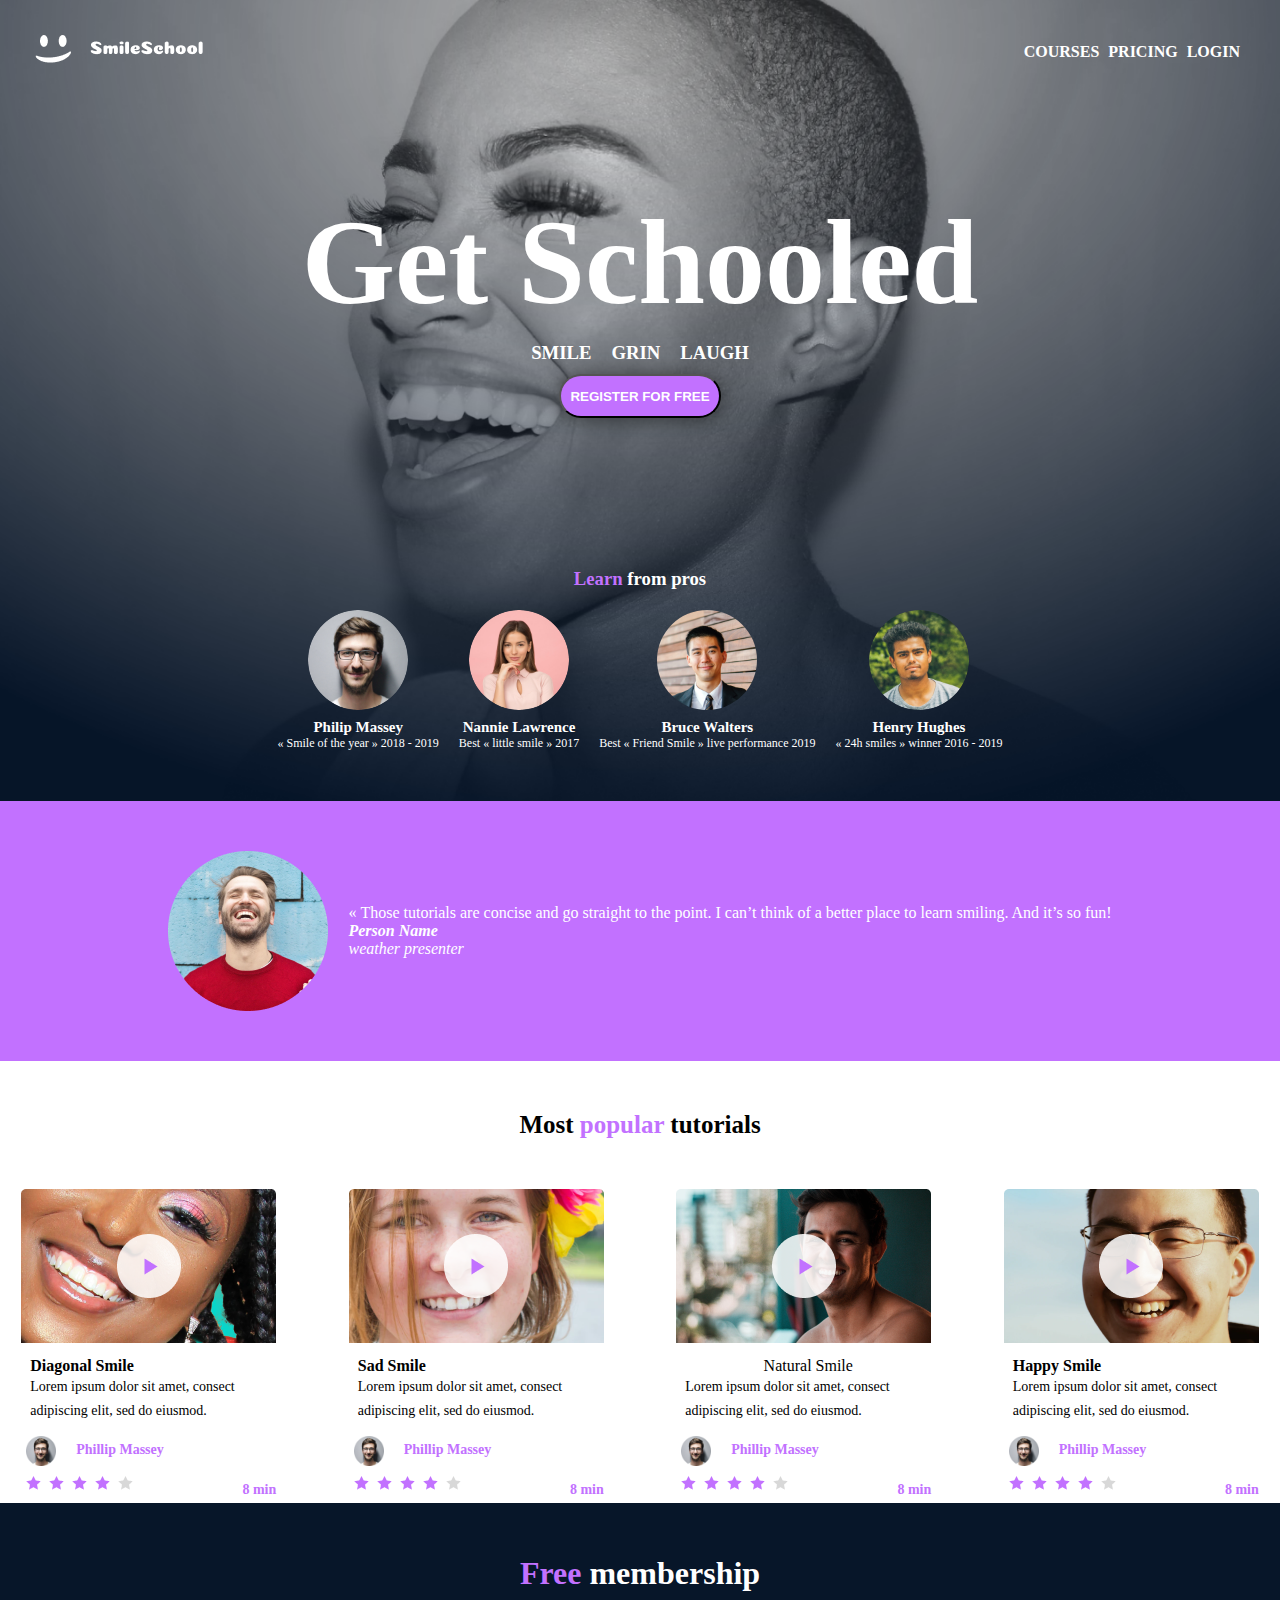
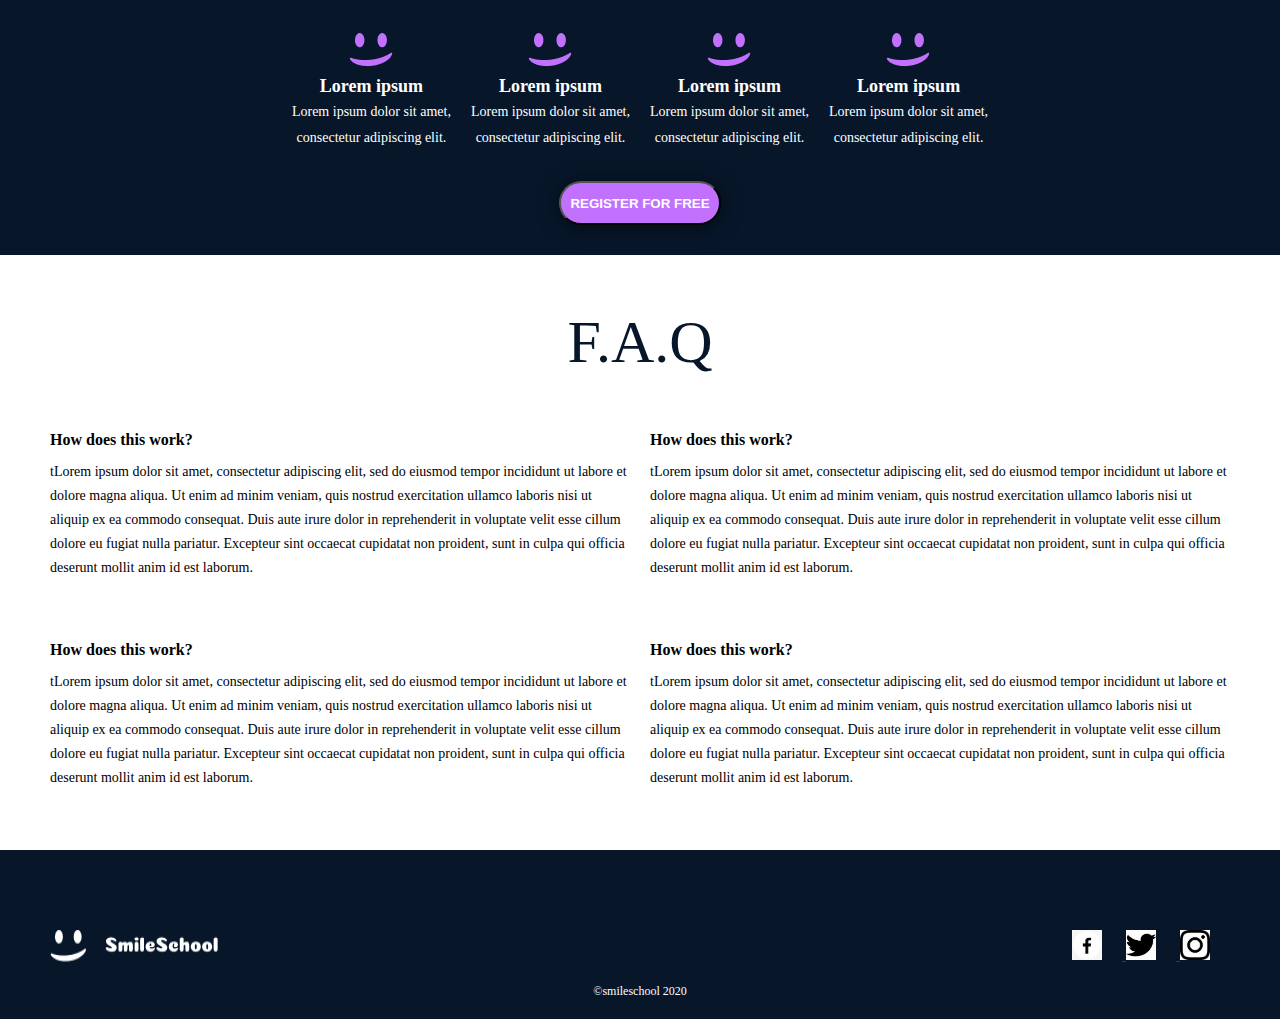
<file: css_advanced/index.html>
<!DOCTYPE html>
<html lang="en">
<head>
    <meta charset="UTF-8">
    <meta name="viewport" content="width=device-width, initial-scale=1.0">
    <title>SMILE SCHOOL</title>
    <link rel="stylesheet" href="style.css">
</head>
<body>
    <div class="container">
        <header>
            <div class="navigation">
                <a href="">
                    <img src="logo.png" alt="logo" class="logo">
                </a>
        
                <nav>
                    <a href="">COURSES</a>
                    <a href="">PRICING</a>
                    <a href="">LOGIN</a>
                </nav>
            </div>
    
        </header>
    
        <main>
            <section>
                <div class="section-cont">
                    <h1>Get Schooled</h1>
                    <div class="sub">
                        <h3>SMILE</h3>
                        <h3>GRIN</h3>
                        <h3>LAUGH</h3>
                    </div>

                    <button class="sub-btn">REGISTER FOR FREE</button>
                </div>
    
                <div>
                    <h3 class="section-sub3"> <span class="sect3-span">Learn </span>from pros</h3>
                    <div class="pro-cont">
                        <div class="pro-sub-cont">
                            <img src="images/1.png" alt="image" class="pro-img">
                            <h1 class="pro-name">Philip Massey</h1>
                            <p class="pro-text">« Smile of the year » 2018 - 2019</p>
                        </div>
    
                        <div class="pro-sub-cont">
                            <img src="images/3.png" alt="image" class="pro-img">
                            <h1 class="pro-name">Nannie Lawrence</h1>
                            <p class="pro-text">Best « little smile » 2017</p>
                        </div>
    
                        <div class="pro-sub-cont">
                            <img src="images/2.png" alt="image" class="pro-img">
                            <h1 class="pro-name">Bruce Walters</h1>
                            <p class="pro-text">Best « Friend Smile » live performance 2019</p>
                        </div>

                        <div class="pro-sub-cont">
                            <img src="images/4.png" alt="image" class="pro-img">
                            <h1 class="pro-name">Henry Hughes</h1>
                            <p class="pro-text">« 24h smiles » winner 2016 - 2019</p>
                        </div>
    
                    </div>
                </div>
            </section>
        </main>
        
    </div>

    <section class="testimonial">
        <div class="testimonial-cont">
            <img src="images/5.png" alt="image" class="testimonial-author">
            
            <div class="testimonial-text">
                <p>
                    « Those tutorials are concise and go straight to the point. I can’t think of a better place to learn smiling. And it’s so fun!
                </p>

                <cite class="a-name">Person Name</cite>
                <p class="a-pos">weather presenter</p>
            </div>
        </div>
    </section>
   

    <section>
        <h1 class="sect4-h1">Most <span class="sect4-span">popular</span> tutorials</h1>
        
        <div class="tutorial-cont">

            <div class="tutorial-sub-cont">

                <div class="tutorial-img-cont">
                    <img src="images/9.png" alt="image" class="tutorial-img">
                    
                    <div class="play-img">
                        <img src="images/play.png" alt="image">
                    </div>
                </div>

                <div class="tutorial-info">
                    <h1 class="tutorial-title">Diagonal Smile</h1>
                <p class="tutorial-description">Lorem ipsum dolor sit amet, consect <br> adipiscing elit, sed do eiusmod.</p>

                </div>
                
                <div class="rating-cont">
                    <img src="images/1.png" alt="image" class="rating-person">
                    <h1 class="rating-person-name">Phillip Massey</h1>
                </div>
                
                <div class="rating-cont-2">
                    <img src="images/rating.png" alt="images" class="rating-img">
                    <h1 class="rating-time">8 min</h1>
                </div>
                
               
            </div>

            <div class="tutorial-sub-cont">

                <div class="tutorial-img-cont">
                    <img src="images/7.png" alt="image" class="tutorial-img">
                    
                    <div class="play-img">
                        <img src="images/play.png" alt="image">
                    </div>
                </div>

                <div class="tutorial-info">
                    <h1 class="tutorial-title">Sad Smile</h1>
                <p class="tutorial-description">Lorem ipsum dolor sit amet, consect <br> adipiscing elit, sed do eiusmod.</p>

                </div>
                
                <div class="rating-cont">
                    <img src="images/1.png" alt="image" class="rating-person">
                    <h1 class="rating-person-name">Phillip Massey</h1>
                </div>
                
                <div class="rating-cont-2">
                    <img src="images/rating.png" alt="images" class="rating-img">
                    <h1 class="rating-time">8 min</h1>
                </div>
                
               
            </div>

            <div class="tutorial-sub-cont">

                <div class="tutorial-img-cont">
                    <img src="images/8.png" alt="image" class="tutorial-img">
                    
                    <div class="play-img">
                        <img src="images/play.png" alt="image">
                    </div>
                </div>

                <div class="tutorial-info">Natural Smile</h1>
                <p class="tutorial-description">Lorem ipsum dolor sit amet, consect <br> adipiscing elit, sed do eiusmod.</p>

                </div>
                
                <div class="rating-cont">
                    <img src="images/1.png" alt="image" class="rating-person">
                    <h1 class="rating-person-name">Phillip Massey</h1>
                </div>
                
                <div class="rating-cont-2">
                    <img src="images/rating.png" alt="images" class="rating-img">
                    <h1 class="rating-time">8 min</h1>
                </div>
                
               
            </div>

            <div class="tutorial-sub-cont">

                <div class="tutorial-img-cont">
                    <img src="images/6.png" alt="image" class="tutorial-img">
                    
                    <div class="play-img">
                        <img src="images/play.png" alt="image">
                    </div>
                </div>

                <div class="tutorial-info">
                    <h1 class="tutorial-title">Happy Smile</h1>
                <p class="tutorial-description">Lorem ipsum dolor sit amet, consect <br> adipiscing elit, sed do eiusmod.</p>

                </div>
                
                <div class="rating-cont">
                    <img src="images/1.png" alt="image" class="rating-person">
                    <h1 class="rating-person-name">Phillip Massey</h1>
                </div>
                
                <div class="rating-cont-2">
                    <img src="images/rating.png" alt="images" class="rating-img">
                    <h1 class="rating-time">8 min</h1>
                </div>
                
               
            </div>
            
                                                                                                                                             
        </div>
    </section>

    <section class="membership-sect">
        <h1 class="membership-title"><span class="membership-title-span">Free</span> membership</h1>

        <div class="membership-cont">
            <div class="membership-info">
                <img src="smile.png" alt="image" class="membership-info-img">
                <h1 class="membership-info-title">Lorem ipsum</h1>
                <p class="membership-info-text">Lorem ipsum dolor sit amet, <br> consectetur adipiscing elit.</p>
            </div>
            <div class="membership-info">
                <img src="smile.png" alt="image" class="membership-info-img">
                <h1 class="membership-info-title">Lorem ipsum</h1>
                <p class="membership-info-text">Lorem ipsum dolor sit amet, <br> consectetur adipiscing elit.</p>
            </div>
            <div class="membership-info">
                <img src="smile.png" alt="image" class="membership-info-img">
                <h1 class="membership-info-title">Lorem ipsum</h1>
                <p class="membership-info-text">Lorem ipsum dolor sit amet, <br> consectetur adipiscing elit.</p>
            </div>
            <div class="membership-info">
                <img src="smile.png" alt="image" class="membership-info-img">
                <h1 class="membership-info-title">Lorem ipsum</h1>
                <p class="membership-info-text">Lorem ipsum dolor sit amet, <br> consectetur adipiscing elit.</p>
            </div>
        </div>
        

        

        <button class="membership-btn">REGISTER FOR FREE</button>
    </section>

    <div class="faq-section">

        <h1 class="faq">F.A.Q</h1>

        <div class="faq-cont">

            <div class="faq-sub-cont">
                <h1 class="faq-title">How does this work?</h1>
                <p class="faq-text">tLorem ipsum dolor sit amet, consectetur adipiscing elit, sed do eiusmod tempor incididunt ut labore et dolore magna aliqua. Ut enim ad minim veniam, quis nostrud exercitation ullamco laboris nisi ut aliquip ex ea commodo consequat. Duis aute irure dolor in reprehenderit in voluptate velit esse cillum dolore eu fugiat nulla pariatur. Excepteur sint occaecat cupidatat non proident, sunt in culpa qui officia deserunt mollit anim id est laborum.</p>
            </div>

            <div class="faq-sub-cont">
                <h1 class="faq-title">How does this work?</h1>
                <p class="faq-text">tLorem ipsum dolor sit amet, consectetur adipiscing elit, sed do eiusmod tempor incididunt ut labore et dolore magna aliqua. Ut enim ad minim veniam, quis nostrud exercitation ullamco laboris nisi ut aliquip ex ea commodo consequat. Duis aute irure dolor in reprehenderit in voluptate velit esse cillum dolore eu fugiat nulla pariatur. Excepteur sint occaecat cupidatat non proident, sunt in culpa qui officia deserunt mollit anim id est laborum.</p>
            </div>            

        </div>

        <div class="faq-cont">
            
            <div class="faq-sub-cont">
                <h1 class="faq-title">How does this work?</h1>
                <p class="faq-text">tLorem ipsum dolor sit amet, consectetur adipiscing elit, sed do eiusmod tempor incididunt ut labore et dolore magna aliqua. Ut enim ad minim veniam, quis nostrud exercitation ullamco laboris nisi ut aliquip ex ea commodo consequat. Duis aute irure dolor in reprehenderit in voluptate velit esse cillum dolore eu fugiat nulla pariatur. Excepteur sint occaecat cupidatat non proident, sunt in culpa qui officia deserunt mollit anim id est laborum.</p>
            </div>

            <div class="faq-sub-cont">
                <h1 class="faq-title">How does this work?</h1>
                <p class="faq-text">tLorem ipsum dolor sit amet, consectetur adipiscing elit, sed do eiusmod tempor incididunt ut labore et dolore magna aliqua. Ut enim ad minim veniam, quis nostrud exercitation ullamco laboris nisi ut aliquip ex ea commodo consequat. Duis aute irure dolor in reprehenderit in voluptate velit esse cillum dolore eu fugiat nulla pariatur. Excepteur sint occaecat cupidatat non proident, sunt in culpa qui officia deserunt mollit anim id est laborum.</p>
            </div>            

        </div>

    </div>

    <footer>
        <div class="footer-cont">

            <div class="footer-imgs">
                <img src="logo.png" alt="logo" class="footer-logo">
    
                <div class="footer-social-cont">
                    <a href="" class="footer-social-link">
                        <img src="facebook.png" alt="img" class="footer-social-link-icon">
                    </a>
                    <a href="" class="footer-social-link">
                        <img src="twitter.png" alt="img" class="footer-social-link-icon">
                    </a>
                    <a href="" class="footer-social-link">
                        <img src="instagram.png" alt="img" class="footer-social-link-icon">
                    </a>
                </div>
            </div>


        </div>

        <p class="copyright">©smileschool 2020</p>

    </footer>


</body>
</html>

<!--  -->
</file>
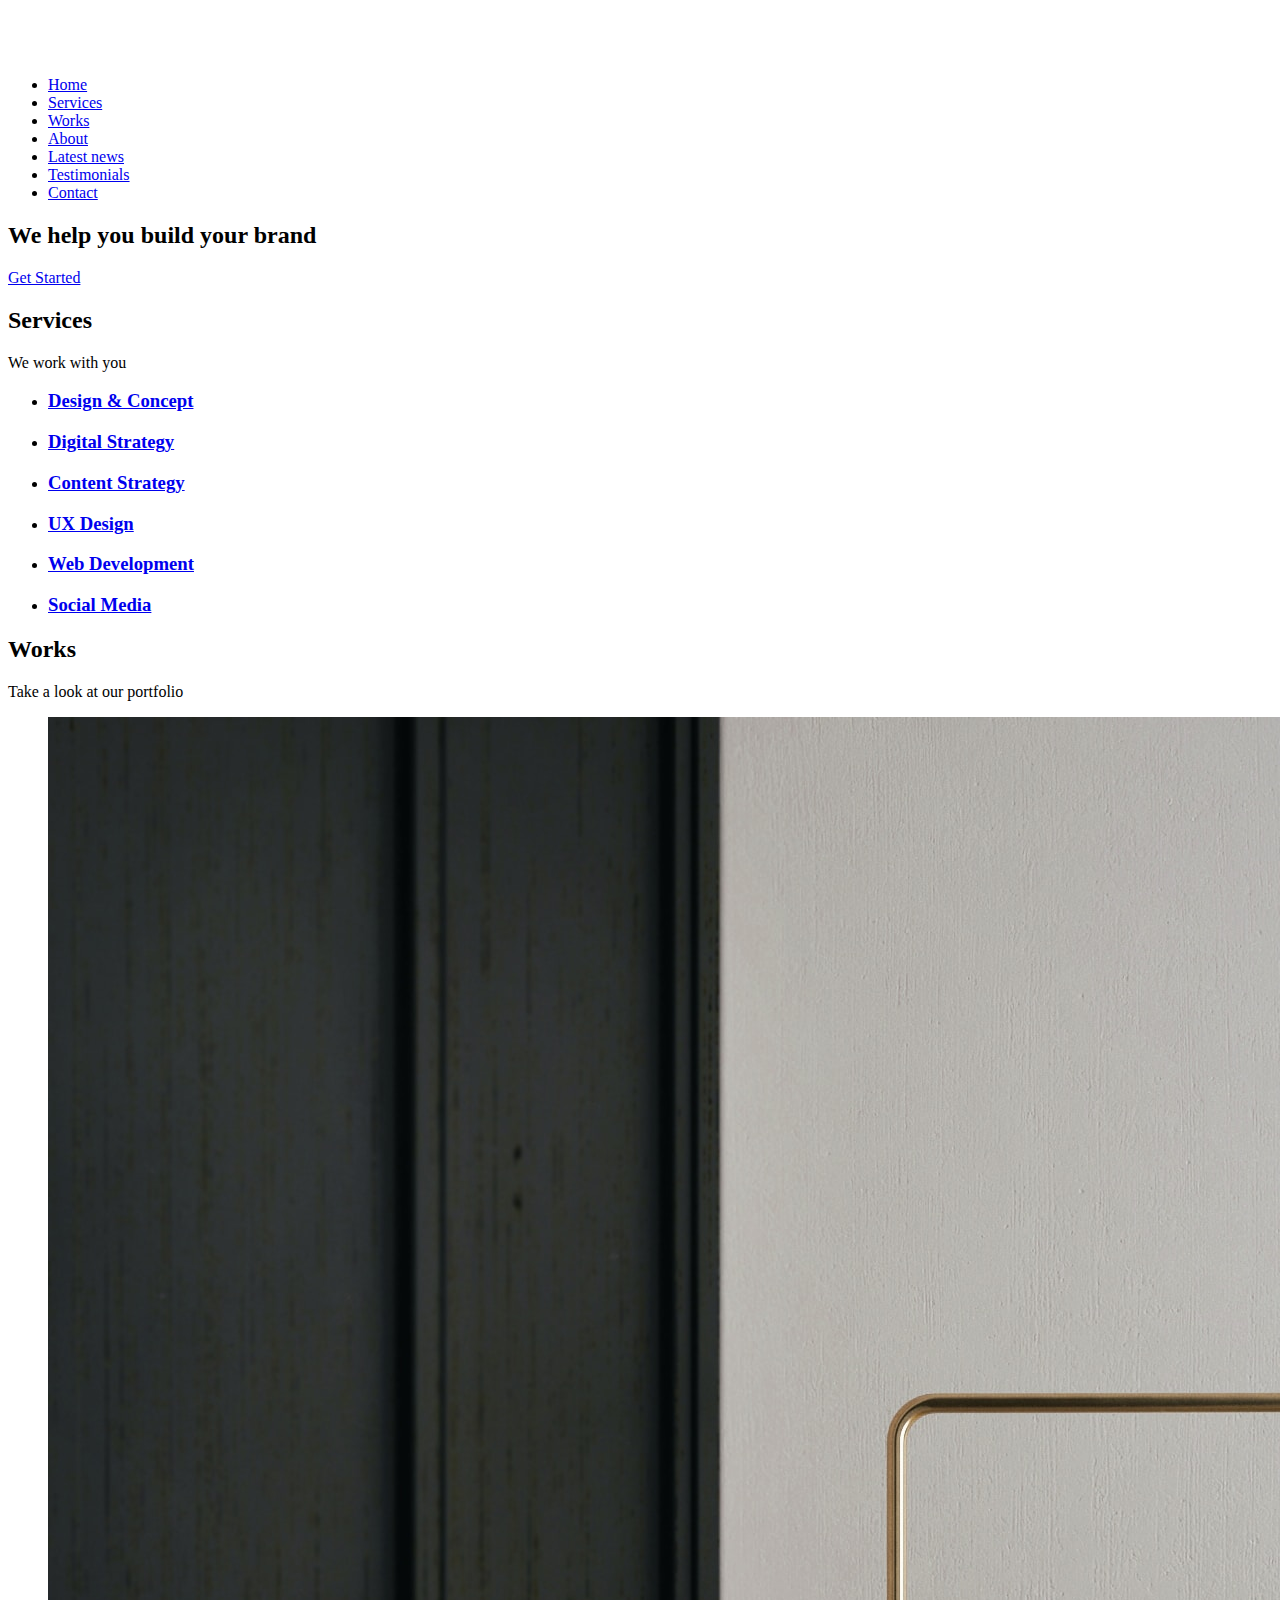
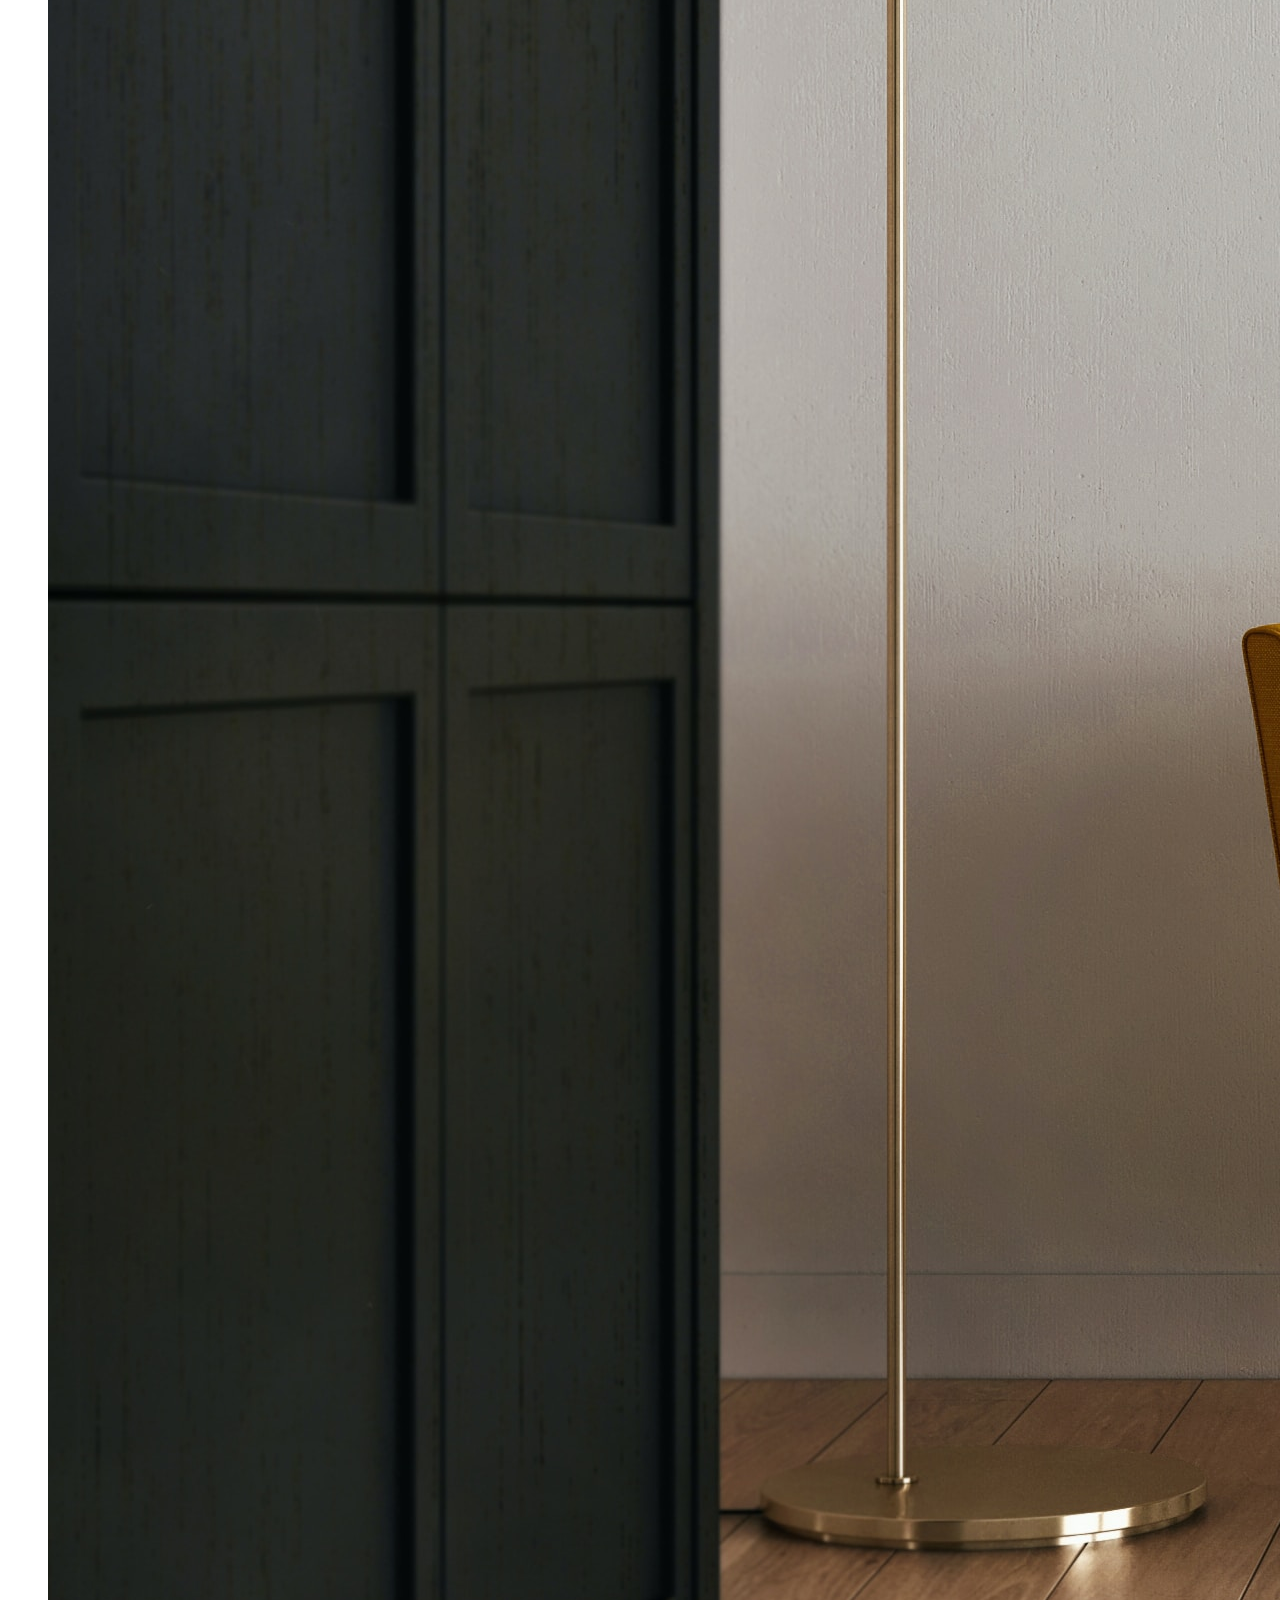
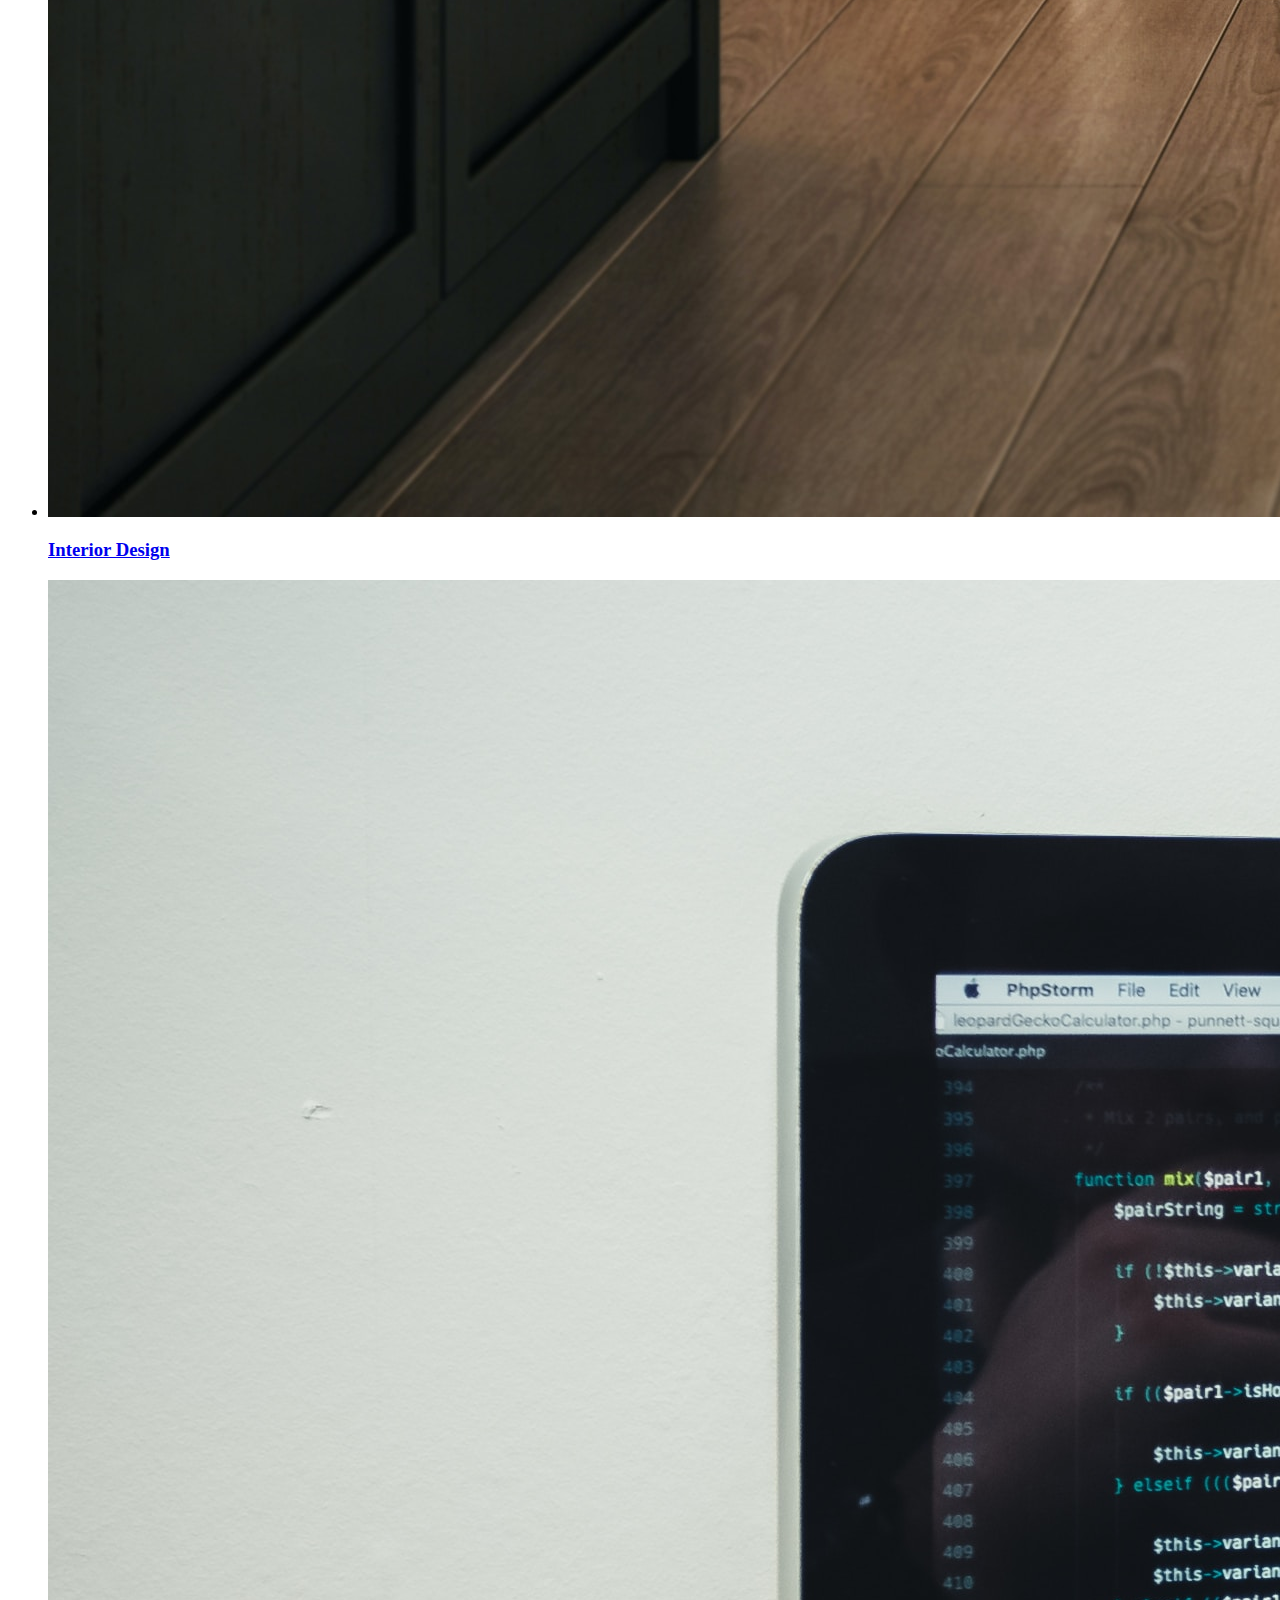
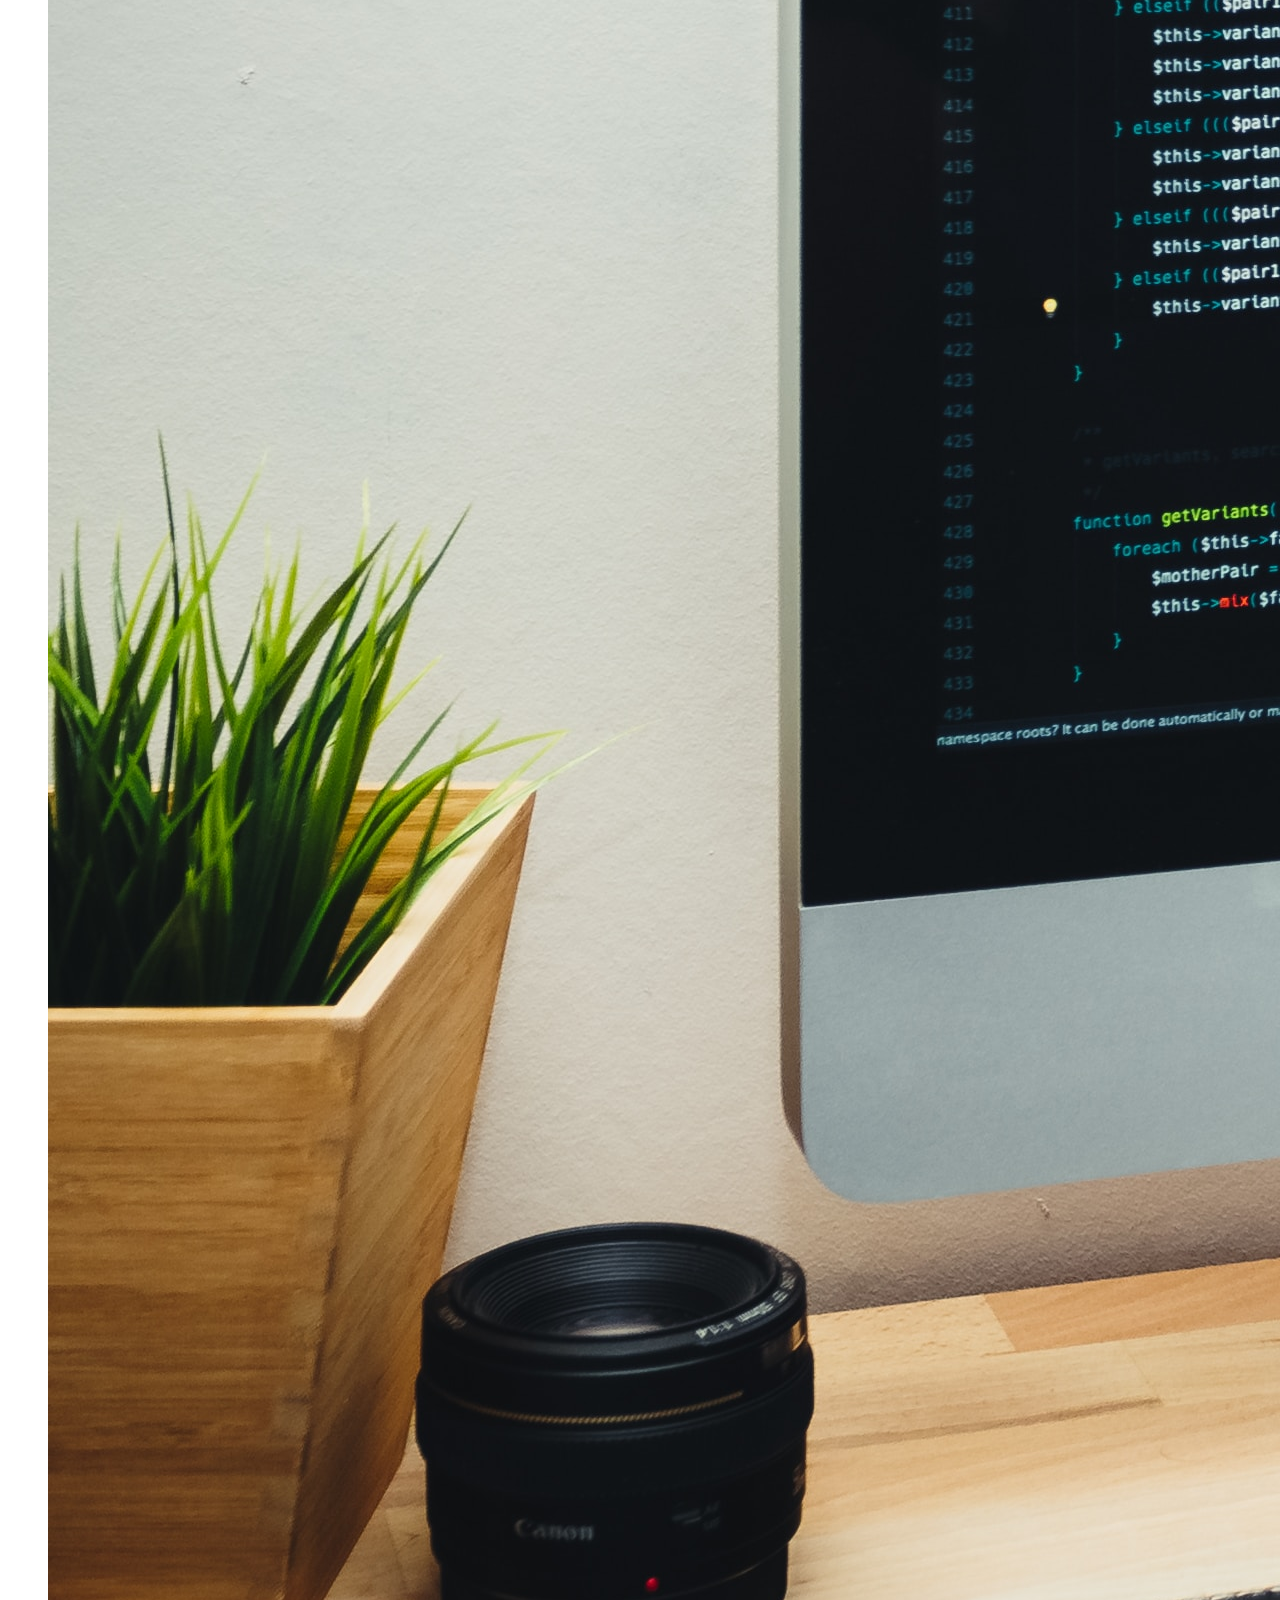
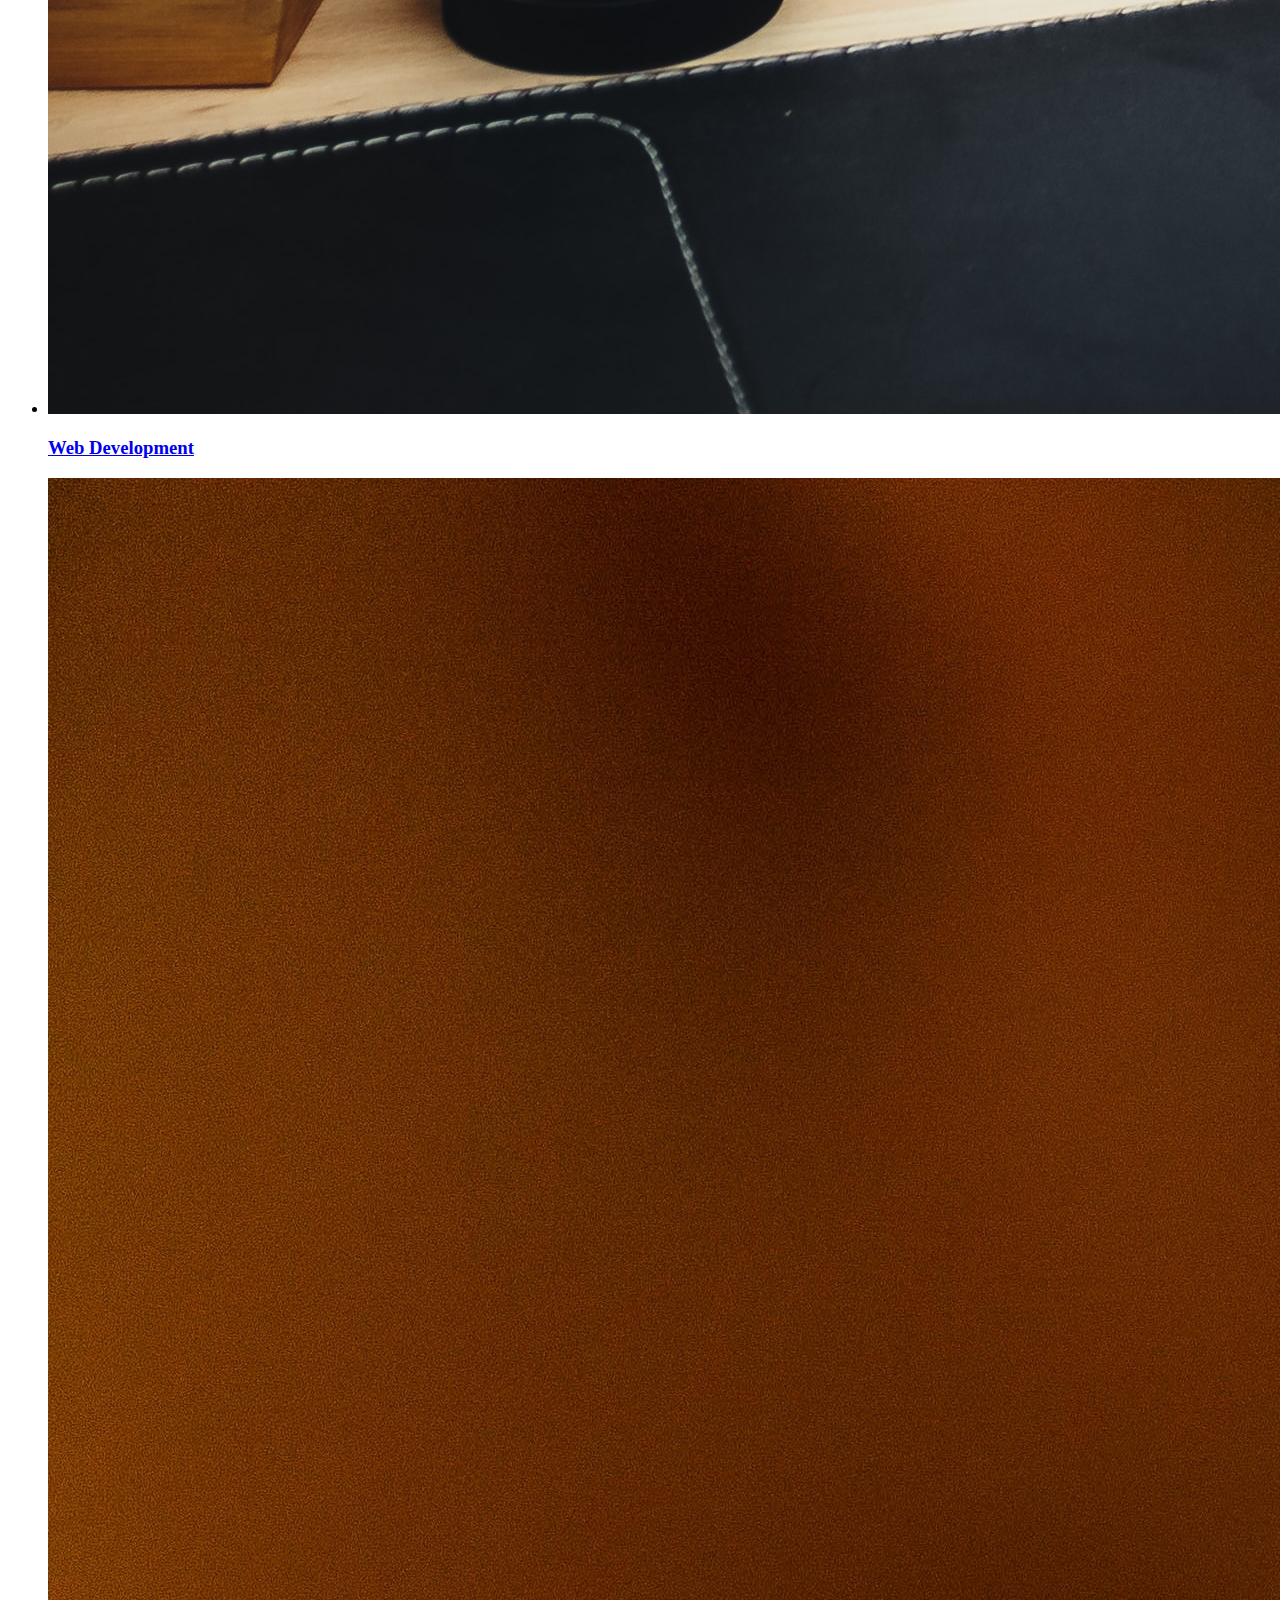
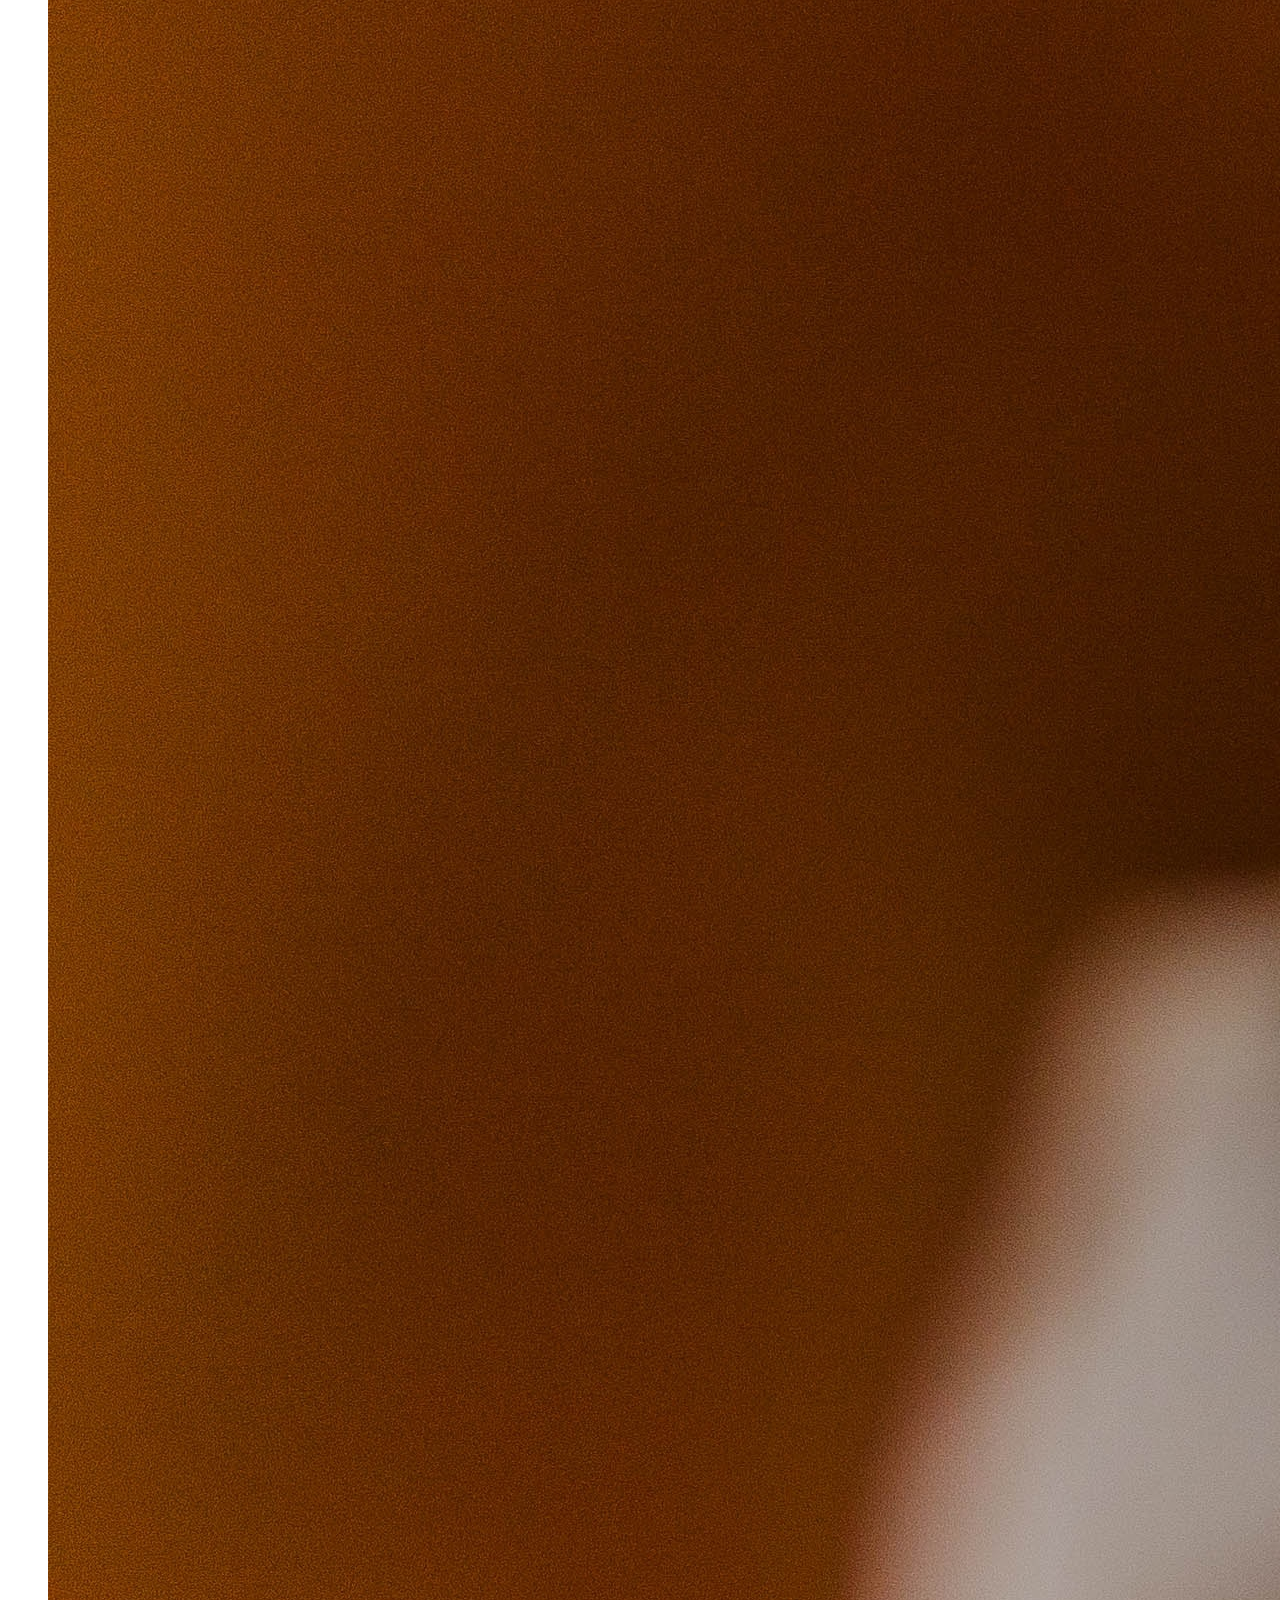
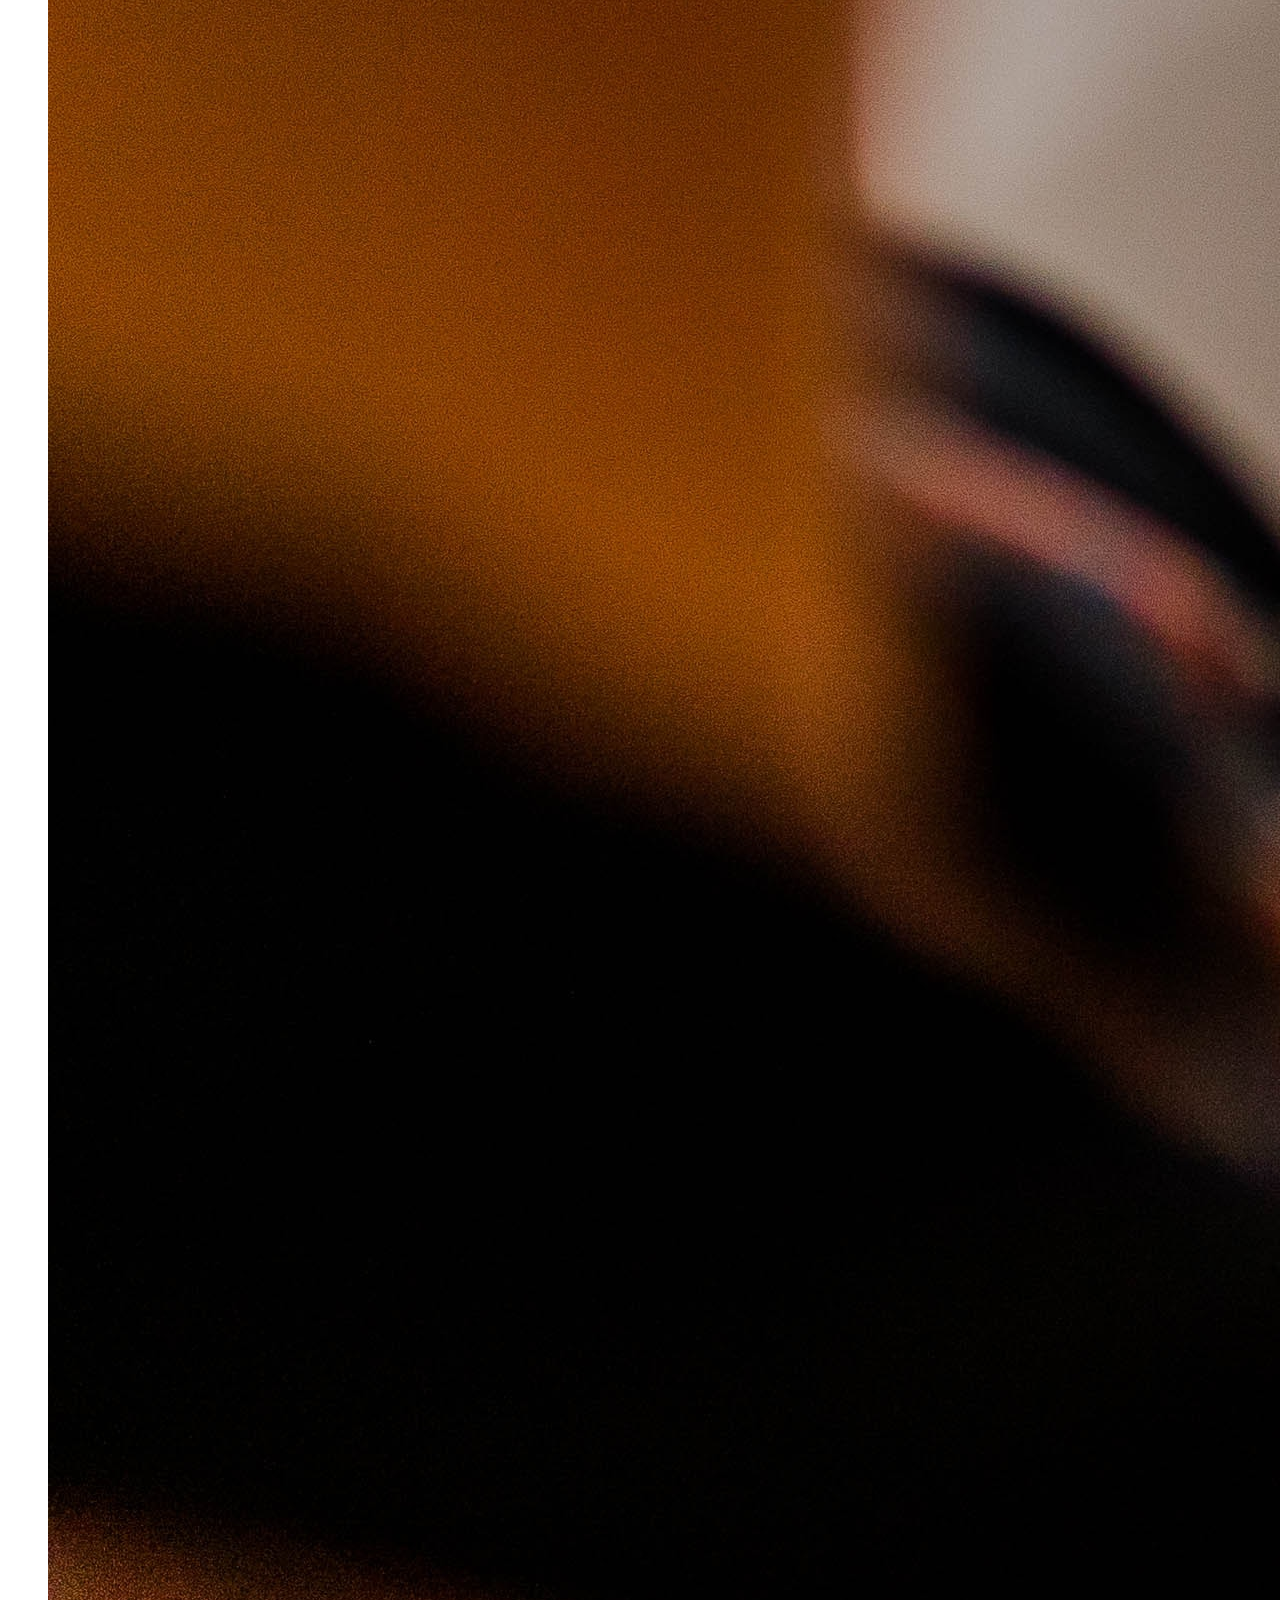
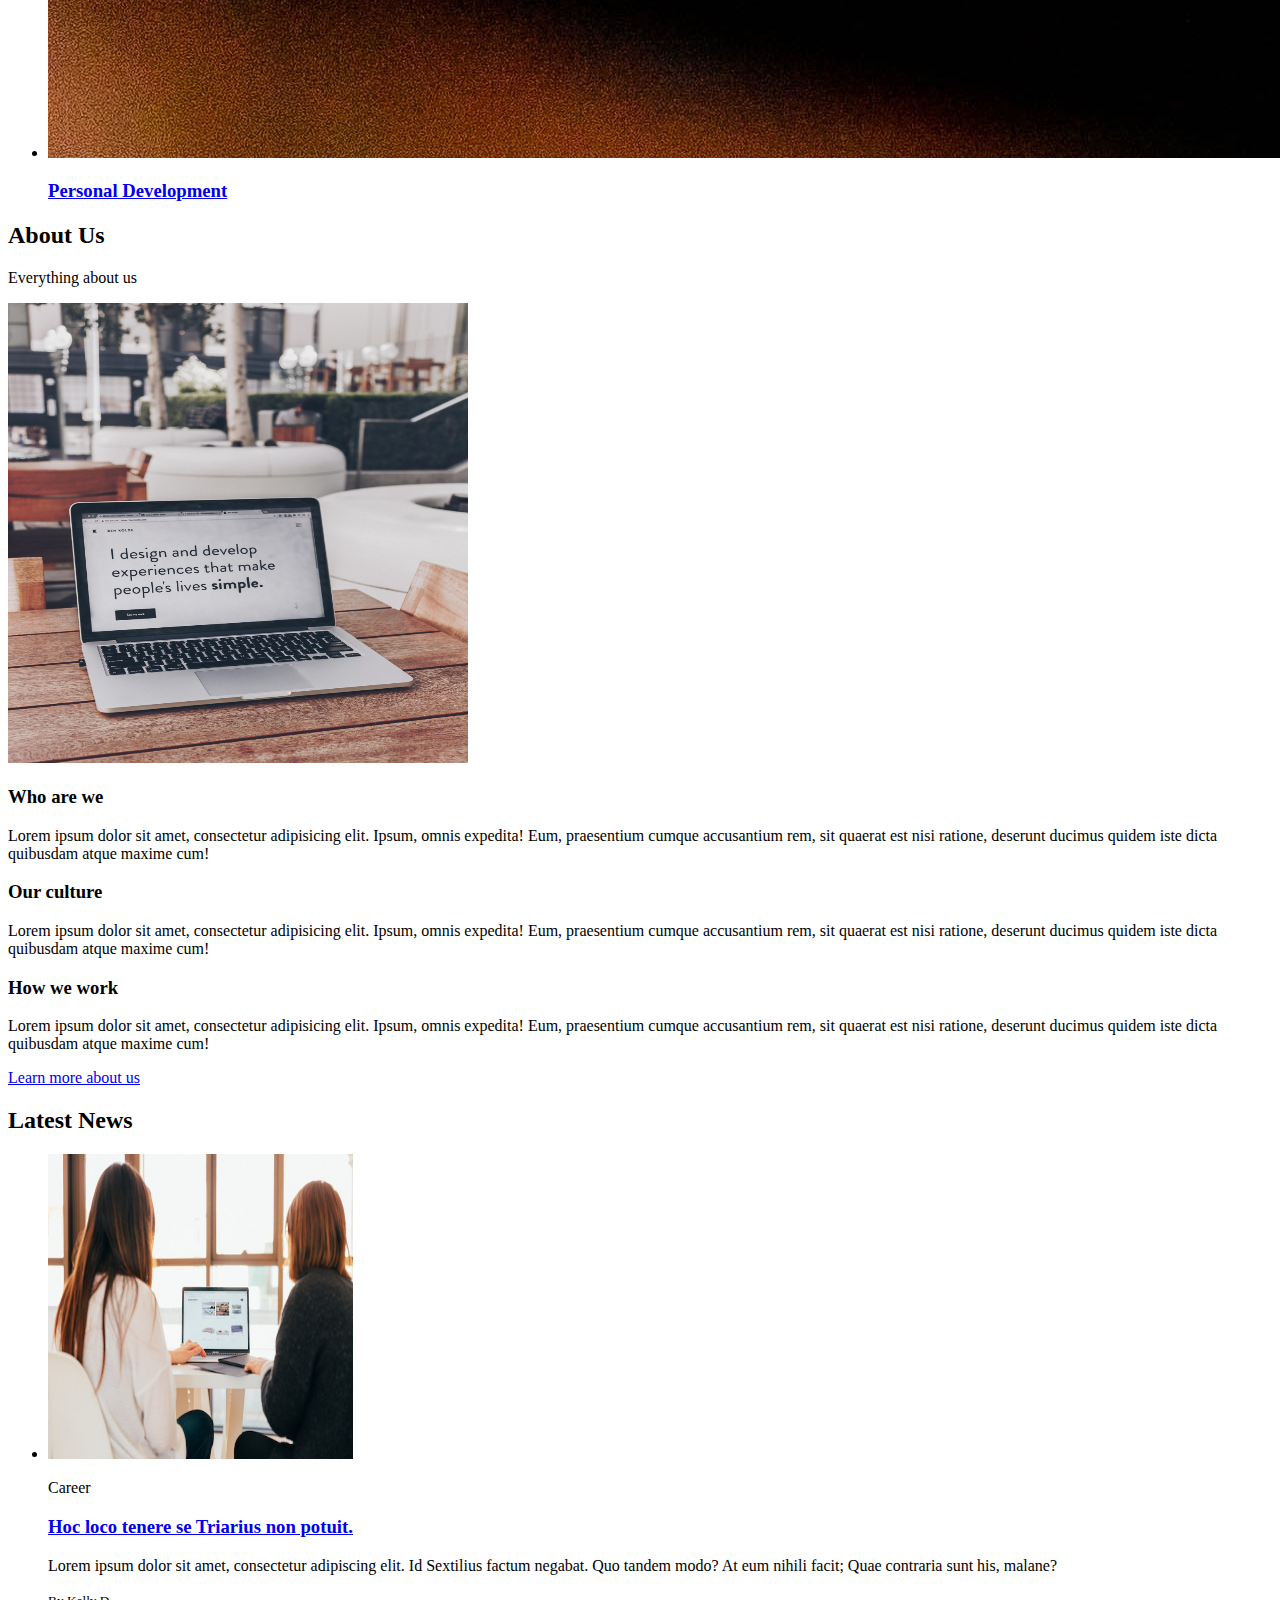
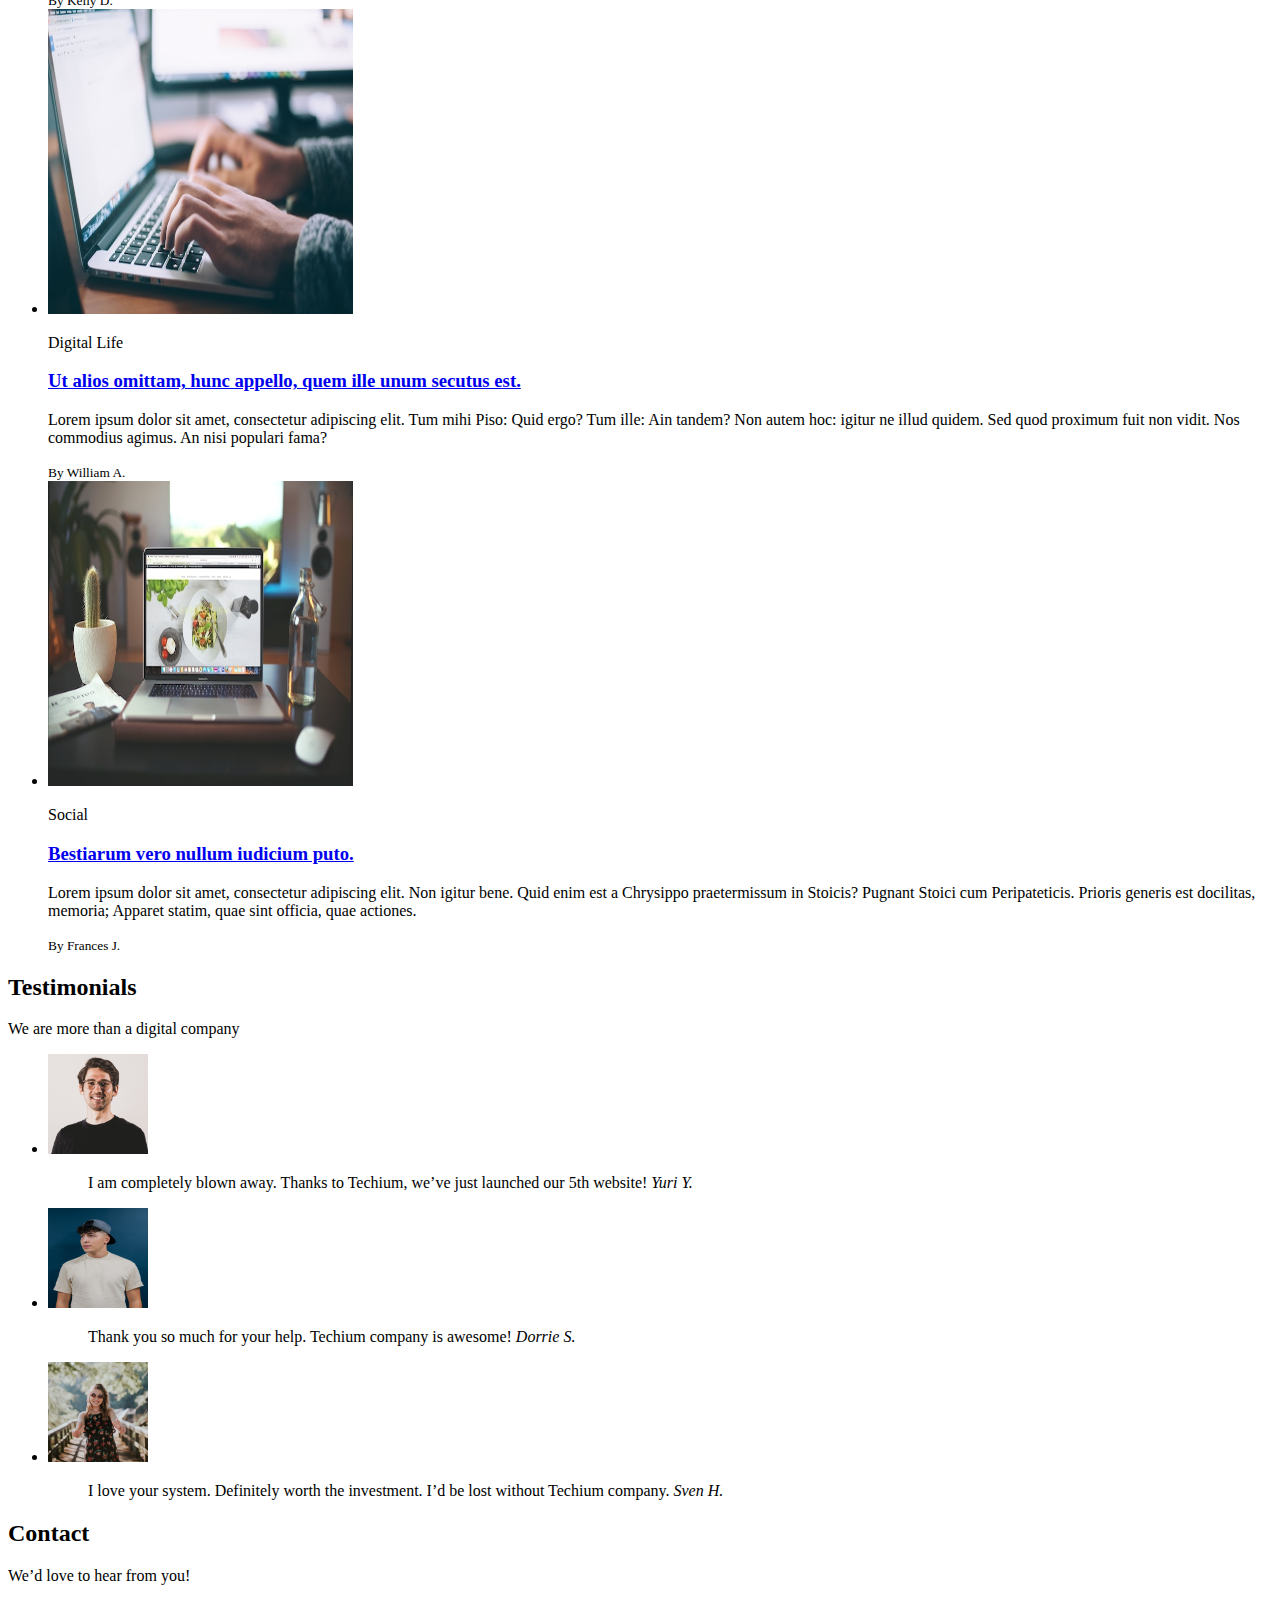
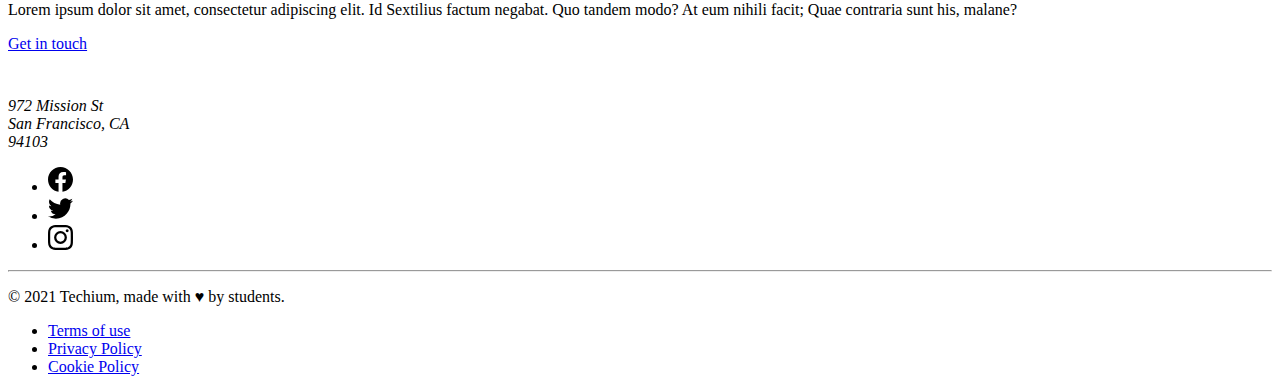
<file: flexbox/0-index.html>
<!DOCTYPE html>
<html lang="en" dir="ltr">
  <head>
    <meta charset="utf-8">
    <meta name="viewport" content="width=device-width, initial-scale=1, viewport-fit=cover">
    <title>Homepage - Techium</title>
    <meta name="description" content="Description of the page less than 150 characters">
    <link rel="icon" type="image/png" href="images/favicon.jpg">
    <link href="https://fonts.googleapis.com/css?family=Open+Sans:400,700|Raleway:700&display=swap" rel="stylesheet"></p>
    <link rel="stylesheet" href="0-styles.css">
<p></head>
  <body>
    <!– Header –>
    <header class="header" data-section-theme="dark">
      <div class="container">
        <div class="header-logo">
          <a href="#">
            <img src="images/logo-white.png" alt="Techium logo" width="160" height="40">
          </a>
        </div>
        <nav class="navbar-menu">
          <ul class="nav">
            <li class="nav-item">
              <a href="#" class="nav-link">Home</a>
            </li>
            <li class="nav-item">
              <a href="#services" class="nav-link">Services</a>
            </li>
            <li class="nav-item">
              <a href="#works" class="nav-link">Works</a>
            </li>
            <li class="nav-item">
              <a href="#about" class="nav-link">About</a>
            </li>
            <li class="nav-item">
              <a href="#latest_news" class="nav-link">Latest news</a>
            </li>
            <li class="nav-item">
              <a href="#testimonials" class="nav-link">Testimonials</a>
            </li>
            <li class="nav-item">
              <a href="#contact" class="nav-link">Contact</a>
            </li>
          </ul>
        </nav>
      </div>
    </header>
    <!– Main –>
    <main>
      <!– Hero section –>
      <section class="section-hero" data-section-theme="dark">
        <div class="container">
          <div class="section-body">
            <section class="section-inner">
              <h2 class="section-title">We help you build your brand</h2>
              <a href="#" class="button">Get Started</a>
            </section>
          </div>
        </div>
      </section>
      <!– Services section –>
      <section id="services" class="section">
        <div class="container">
          <header class="section-header">
            <h2 class="section-title">Services</h2>
            <p class="section-tagline">We work with you</p>
          </header>
          <div class="section-body">
            <ul class="row">
              <li class="col-1-3">
                <div class="card-services">
                  <h3 class="card-title"><a href="#">Design & Concept</a></h3>
                </div>
              </li>
              <li class="col-1-3">
                <div class="card-services">
                  <h3 class="card-title"><a href="#">Digital Strategy</a></h3>
                </div>
              </li>
              <li class="col-1-3">
                <div class="card-services">
                  <h3 class="card-title"><a href="#">Content Strategy</a></h3>
                </div>
              </li>
            </ul>
            <ul class="row">
              <li class="col-1-3">
                <div class="card-services">
                  <h3 class="card-title"><a href="#">UX Design</a></h3>
                </div>
              </li>
              <li class="col-1-3">
                <div class="card-services">
                  <h3 class="card-title"><a href="#">Web Development</a></h3>
                </div>
              </li>
              <li class="col-1-3">
                <div class="card-services">
                  <h3 class="card-title"><a href="#">Social Media</a></h3>
                </div>
              </li>
            </ul>
          </div>
        </div>
      </section>
      <!– Works section –>
      <section id="works" class="section" data-section-theme="dark">
        <div class="container">
          <header class="section-header">
            <h2 class="section-title">Works</h2>
            <p class="section-tagline">Take a look at our portfolio</p>
          </header>
          <div class="section-body">
            <ul class="row">
              <li class="col-1-3">
                <article class="card-work">
                  <div class="card-outer">
                    <div class="card-image">
                      <img src="images/pic-work-01.jpg" alt="">
                    </div>
                    <div class="card-inner">
                      <h3 class="card-title"><a href="#">Interior Design</a></h3>
                    </div>
                  </div>
                </article>
              </li>
              <li class="col-1-3">
                <article class="card-work">
                  <div class="card-outer">
                    <div class="card-image">
                      <img src="images/pic-work-02.jpg" alt="">
                    </div>
                    <div class="card-inner">
                      <h3 class="card-title"><a href="#">Web Development</a></h3>
                    </div>
                  </div>
                </article>
              </li>
              <li class="col-1-3">
                <article class="card-work">
                  <div class="card-outer">
                    <div class="card-image">
                      <img src="images/pic-work-03.jpg" alt="">
                    </div>
                    <div class="card-inner">
                      <h3 class="card-title"><a href="#">Personal Development</a></h3>
                    </div>
                  </div>
                </article>
              </li>
            </ul>
          </div>
        </div>
      </section>
      <!– About Us section –>
      <section id="about" class="section">
        <div class="container">
          <header class="section-header">
            <h2 class="section-title">About Us</h2>
            <p class="section-tagline">Everything about us</p>
          </header>
          <div class="section-body">
            <div class="row">
              <div class="col-1-2">
                <img src="images/pic-about-01.jpg" alt="" width="460" height="460">
              </div>
              <div class="col-1-2">
                <h3>Who are we</h3>
                <p>Lorem ipsum dolor sit amet, consectetur adipisicing elit. Ipsum, omnis expedita! Eum, praesentium cumque accusantium rem, sit quaerat est nisi ratione, deserunt ducimus quidem iste dicta quibusdam atque maxime cum!</p>
                <h3>Our culture</h3>
                <p>Lorem ipsum dolor sit amet, consectetur adipisicing elit. Ipsum, omnis expedita! Eum, praesentium cumque accusantium rem, sit quaerat est nisi ratione, deserunt ducimus quidem iste dicta quibusdam atque maxime cum!</p>
                <h3>How we work</h3>
                <p>Lorem ipsum dolor sit amet, consectetur adipisicing elit. Ipsum, omnis expedita! Eum, praesentium cumque accusantium rem, sit quaerat est nisi ratione, deserunt ducimus quidem iste dicta quibusdam atque maxime cum!</p>
              </div>
            </div>
          </div>
          <div class="section-footer">
            <a href="#" class="button">Learn more about us</a>
          </div>
        </div>
      </section>
      <!– Latest news section –>
      <section id="latest_news" class="section">
        <div class="container">
          <header class="section-header">
            <h2 class="section-title">Latest News</h2>
          </header>
          <div class="section-body">
            <ul class="row">
              <li class="col-1-3">
                <article class="card-blog">
                  <div>
                    <img src="images/pic-article-01.jpg" alt="" width="305" height="305">
                  </div>
                  <p class="card-category">Career</p>
                  <h3><a href="#">Hoc loco tenere se Triarius non potuit.</a></h3>
                  <p>Lorem ipsum dolor sit amet, consectetur adipiscing elit. Id Sextilius factum negabat. Quo tandem modo? At eum nihili facit; Quae contraria sunt his, malane?</p>
                  <small>By Kelly D.</small>
                </article>
              </li>
              <li class="col-1-3">
                <article class="card-blog">
                  <div>
                    <img src="images/pic-article-02.jpg" alt="" width="305" height="305">
                  </div>
                  <p class="card-category">Digital Life</p>
                  <h3><a href="#">Ut alios omittam, hunc appello, quem ille unum secutus est.</a></h3>
                  <p>Lorem ipsum dolor sit amet, consectetur adipiscing elit. Tum mihi Piso: Quid ergo? Tum ille: Ain tandem? Non autem hoc: igitur ne illud quidem. Sed quod proximum fuit non vidit. Nos commodius agimus. An nisi populari fama?</p>
                  <small>By William A.</small>
                </article>
              </li>
              <li class="col-1-3">
                <article class="card-blog">
                  <div>
                    <img src="images/pic-article-03.jpg" alt="" width="305" height="305">
                  </div>
                  <p class="card-category">Social</p>
                  <h3><a href="#">Bestiarum vero nullum iudicium puto.</a></h3>
                  <p>Lorem ipsum dolor sit amet, consectetur adipiscing elit. Non igitur bene. Quid enim est a Chrysippo praetermissum in Stoicis? Pugnant Stoici cum Peripateticis. Prioris generis est docilitas, memoria; Apparet statim, quae sint officia, quae actiones.</p>
                  <small>By Frances J.</small>
                </article>
              </li>
            </ul>
          </div>
        </div>
      </section>
      <!– Testimonials section –>
      <section id="testimonial" class="section">
        <div class="container">
          <header class="section-header">
            <h2 class="section-title">Testimonials</h2>
            <p class="section-tagline">We are more than a digital company</p>
          </header>
          <div class="section-body">
            <ul class="row">
              <li class="col-1-3">
                <article class="card-testimonial">
                  <img src="images/pic-person-01.jpg" alt="Yuri Y. avatar" width="100" height="100" class="card-avatar">
                  <blockquote class="card-quote">
                    <p>I am completely blown away. Thanks to Techium, we’ve just launched our 5th website!
                      <cite>Yuri Y.</cite>
                    </p>
                  </blockquote>
                </article>
              </li>
              <li class="col-1-3">
                <article class="card-testimonial">
                  <img src="images/pic-person-02.jpg" alt="Dorrie S. avatar" width="100" height="100" class="card-avatar">
                  <blockquote class="card-quote">
                    <p>Thank you so much for your help. Techium company is awesome!
                      <cite>Dorrie S.</cite>
                    </p>
                  </blockquote>
                </article>
              </li>
              <li class="col-1-3">
                <article class="card-testimonial">
                  <img src="images/pic-person-03.jpg" alt="Sven H. avatar" width="100" height="100" class="card-avatar">
                  <blockquote class="card-quote">
                    <p>I love your system. Definitely worth the investment. I’d be lost without Techium company.
                      <cite>Sven H.</cite>
                    </p>
                  </blockquote>
                </article>
              </li>
            </ul>
          </div>
        </div>
      </section>
      <!– Contact section –>
      <section id="contact" class="section">
        <div class="container">
          <header class="section-header">
            <h2 class="section-title">Contact</h2>
            <p class="section-tagline">We’d love to hear from you!</p>
          </header>
          <div class="section-body">
            <p>Lorem ipsum dolor sit amet, consectetur adipiscing elit. Id Sextilius factum negabat. Quo tandem modo? At eum nihili facit; Quae contraria sunt his, malane?</p>
          </div>
          <div class="section-footer">
            <a href="#" class="button">Get in touch</a>
          </div>
        </div>
      </section>
    </main>
    <!– Footer –>
    <footer class="footer" data-section-theme="dark">
      <div  class="container">
        <div class="row">
          <div class="col-1-2">
            <img src="images/logo-white.png" alt="Techium logo" width="160" height="40">
            <address class="footer-address">
              972 Mission St<br>
              San Francisco, CA<br>
              94103
            </address>
          </div>
          <div class="col-1-2">
            <ul class="social nav">
              <li class="social-item nav-item">
                <a href="https://www.facebook.com" class="social-link">
                  <svg viewbox="0 0 24 24" xmlns="http://www.w3.org/2000/svg" width="25" height="25">
                    <title>
                      Facebook icon
                    </title>
                    <path d="M23.998 12c0-6.628-5.372-12-11.999-12C5.372 0 0 5.372 0 12c0 5.988 4.388 10.952 10.124 11.852v-8.384H7.078v-3.469h3.046V9.356c0-3.008 1.792-4.669 4.532-4.669 1.313 0 2.686.234 2.686.234v2.953H15.83c-1.49 0-1.955.925-1.955 1.874V12h3.328l-.532 3.469h-2.796v8.384c5.736-.9 10.124-5.864 10.124-11.853z"/>
                  </svg>
                </a>
              </li>
              <li class="social-item nav-item">
                <a href="https://twitter.com" class="social-link">
                  <svg viewbox="0 0 24 24" xmlns="http://www.w3.org/2000/svg" width="25" height="25">
                    <title>
                      Twitter icon
                    </title>
                    <path d="M23.954 4.569a10 10 0 0 1-2.825.775 4.958 4.958 0 0 0 2.163-2.723c-.951.555-2.005.959-3.127 1.184a4.92 4.92 0 0 0-8.384 4.482C7.691 8.094 4.066 6.13 1.64 3.161a4.822 4.822 0 0 0-.666 2.475c0 1.71.87 3.213 2.188 4.096a4.904 4.904 0 0 1-2.228-.616v.061a4.923 4.923 0 0 0 3.946 4.827 4.996 4.996 0 0 1-2.212.085 4.937 4.937 0 0 0 4.604 3.417 9.868 9.868 0 0 1-6.102 2.105c-.39 0-.779-.023-1.17-.067a13.995 13.995 0 0 0 7.557 2.209c9.054 0 13.999-7.496 13.999-13.986 0-.209 0-.42-.015-.63a9.936 9.936 0 0 0 2.46-2.548l-.047-.02z"/>
                  </svg>
                </a>
              </li>
              <li class="social-item nav-item">
                <a href="https://www.instagram.com" class="social-link">
                  <svg viewbox="0 0 24 24" xmlns="http://www.w3.org/2000/svg" width="25" height="25">
                    <title>
                      Instagram icon
                    </title>
                    <path d="M12 0C8.74 0 8.333.015 7.053.072 5.775.132 4.905.333 4.14.63c-.789.306-1.459.717-2.126 1.384S.935 3.35.63 4.14C.333 4.905.131 5.775.072 7.053.012 8.333 0 8.74 0 12s.015 3.667.072 4.947c.06 1.277.261 2.148.558 2.913a5.885 5.885 0 0 0 1.384 2.126A5.868 5.868 0 0 0 4.14 23.37c.766.296 1.636.499 2.913.558C8.333 23.988 8.74 24 12 24s3.667-.015 4.947-.072c1.277-.06 2.148-.262 2.913-.558a5.898 5.898 0 0 0 2.126-1.384 5.86 5.86 0 0 0 1.384-2.126c.296-.765.499-1.636.558-2.913.06-1.28.072-1.687.072-4.947s-.015-3.667-.072-4.947c-.06-1.277-.262-2.149-.558-2.913a5.89 5.89 0 0 0-1.384-2.126A5.847 5.847 0 0 0 19.86.63c-.765-.297-1.636-.499-2.913-.558C15.667.012 15.26 0 12 0zm0 2.16c3.203 0 3.585.016 4.85.071 1.17.055 1.805.249 2.227.415.562.217.96.477 1.382.896.419.42.679.819.896 1.381.164.422.36 1.057.413 2.227.057 1.266.07 1.646.07 4.85s-.015 3.585-.074 4.85c-.061 1.17-.256 1.805-.421 2.227a3.81 3.81 0 0 1-.899 1.382 3.744 3.744 0 0 1-1.38.896c-.42.164-1.065.36-2.235.413-1.274.057-1.649.07-4.859.07-3.211 0-3.586-.015-4.859-.074-1.171-.061-1.816-.256-2.236-.421a3.716 3.716 0 0 1-1.379-.899 3.644 3.644 0 0 1-.9-1.38c-.165-.42-.359-1.065-.42-2.235-.045-1.26-.061-1.649-.061-4.844 0-3.196.016-3.586.061-4.861.061-1.17.255-1.814.42-2.234.21-.57.479-.96.9-1.381.419-.419.81-.689 1.379-.898.42-.166 1.051-.361 2.221-.421 1.275-.045 1.65-.06 4.859-.06l.045.03zm0 3.678a6.162 6.162 0 1 0 0 12.324 6.162 6.162 0 1 0 0-12.324zM12 16c-2.21 0-4-1.79-4-4s1.79-4 4-4 4 1.79 4 4-1.79 4-4 4zm7.846-10.405a1.441 1.441 0 0 1-2.88 0 1.44 1.44 0 0 1 2.88 0z"/>
                  </svg>
                </a>
              </li>
            </ul>
          </div>
        </div>
        <hr>
        <div class="row">
          <div class="col-1-2">
            <p class="footer-copyright">© 2021 Techium, made with ♥ by students.</p>
          </div>
          <div class="col-1-2">
            <ul class="footer-nav nav">
              <li class="footer-nav-item nav-item">
                <a href="#" class="footer-nav-link">Terms of use</a>
              </li>
              <li class="footer-nav-item nav-item">
                <a href="#" class="footer-nav-link">Privacy Policy</a>
              </li>
              <li class="footer-nav-item nav-item">
                <a href="#" class="footer-nav-link">Cookie Policy</a>
              </li>
            </ul>
          </div>
        </div>
      </div>
    </footer>
  </body>
</html>
</file>
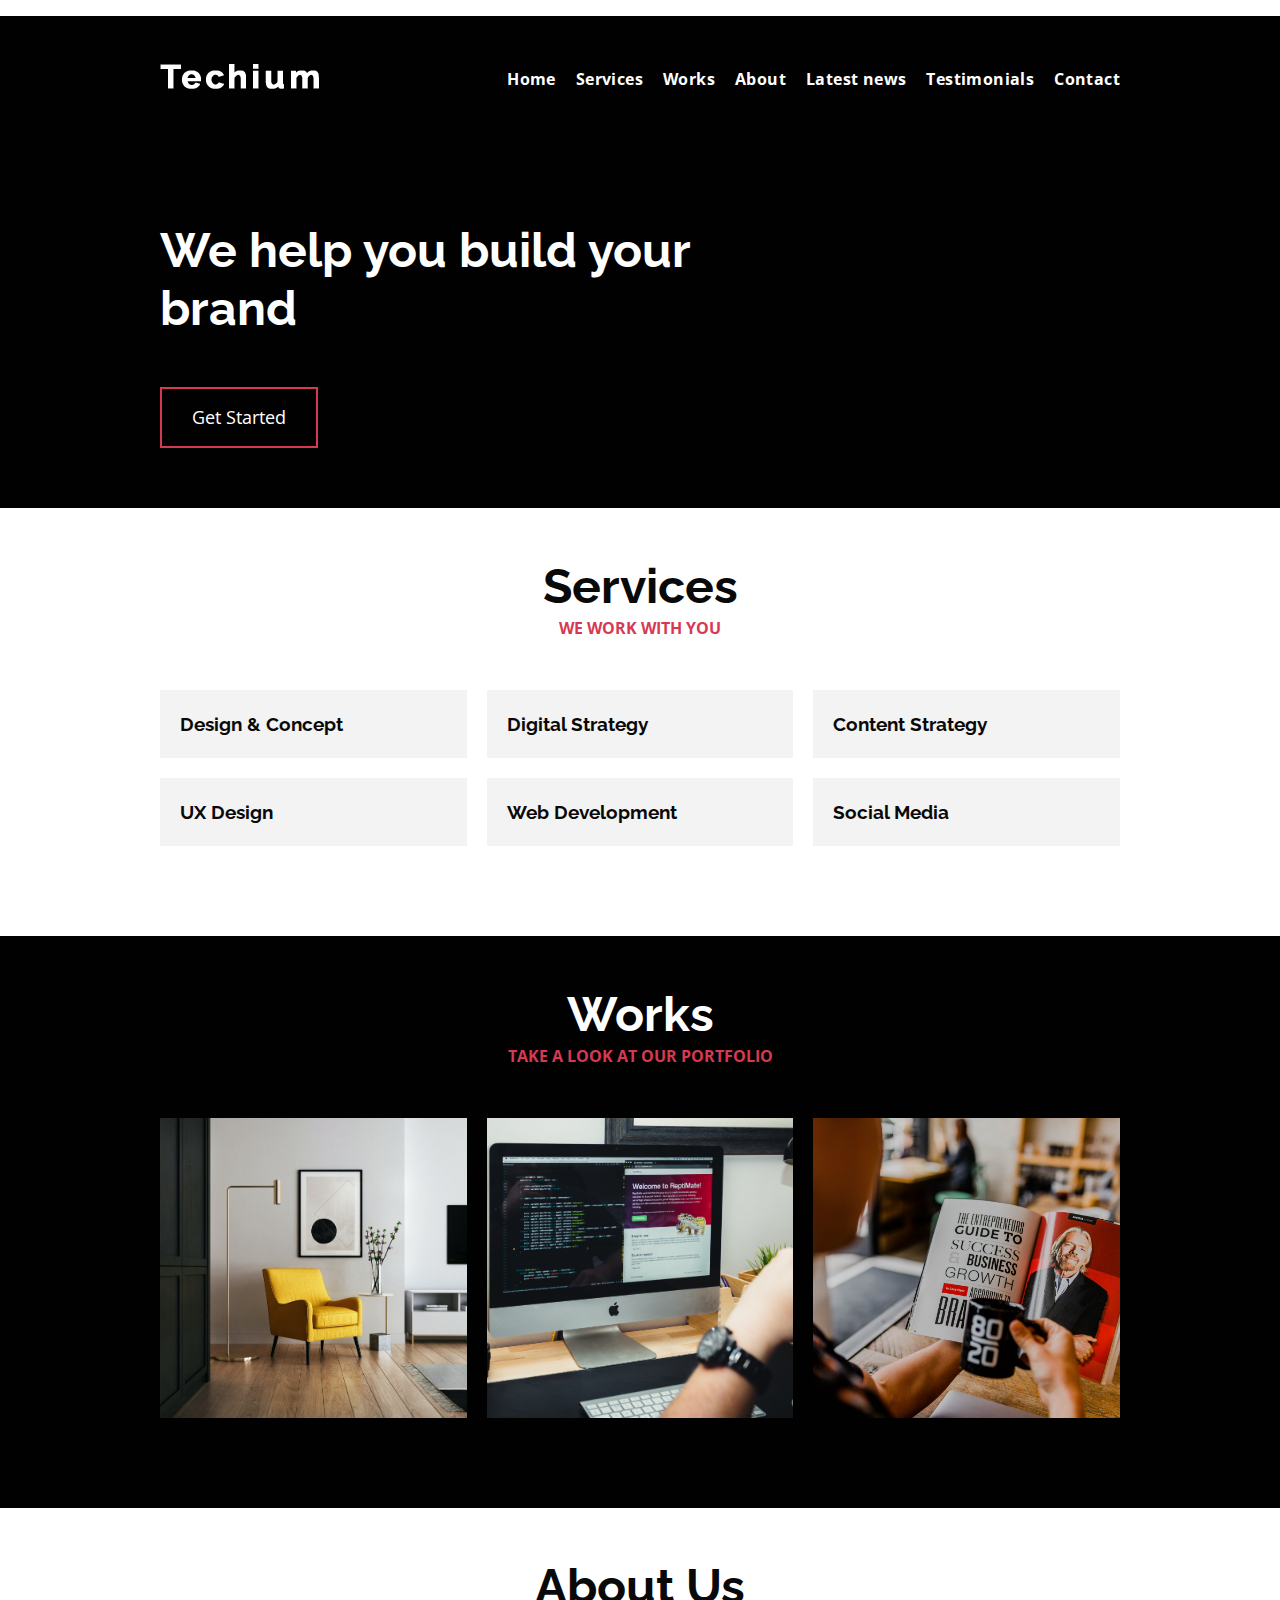
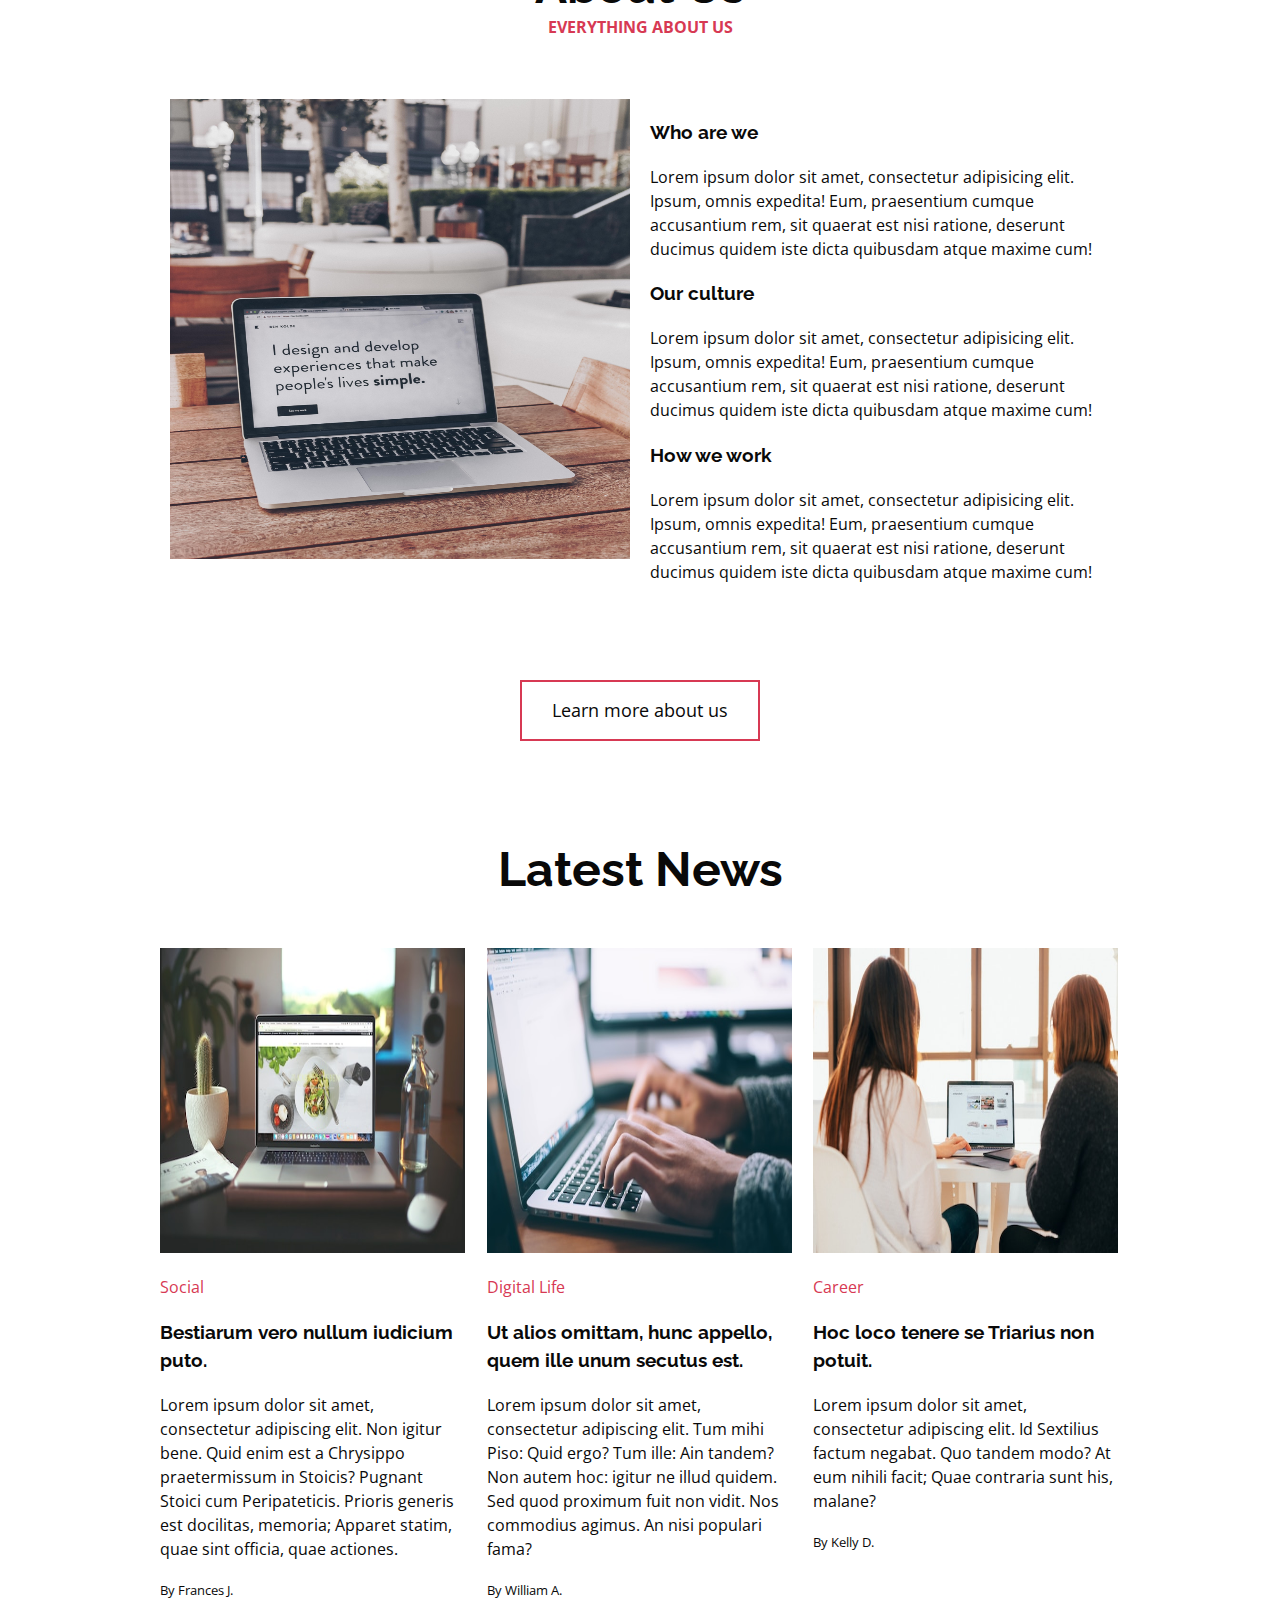
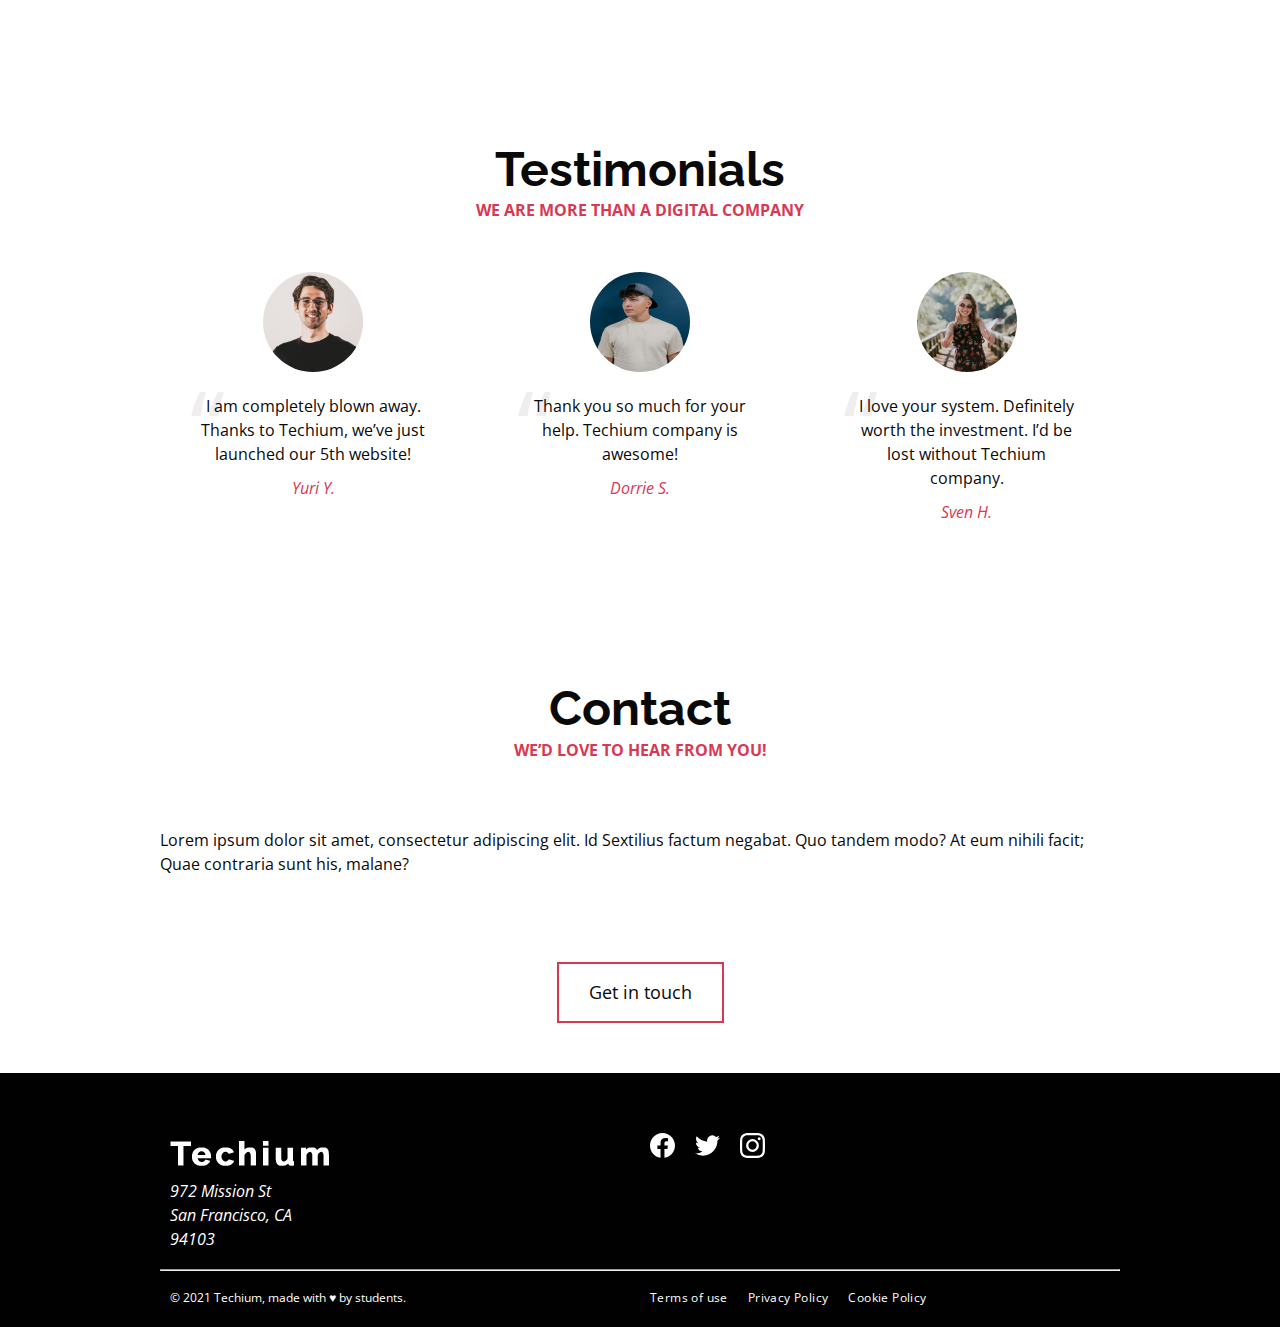
<file: flexbox/1-index.html>
<!DOCTYPE html>
<html lang="en" dir="ltr">
  <head>
    <meta charset="utf-8">
    <meta name="viewport" content="width=device-width, initial-scale=1, viewport-fit=cover">
    <title>Homepage - Techium</title>
    <meta name="description" content="Description of the page less than 150 characters">
    <link rel="icon" type="image/png" href="images/favicon.jpg">
    <link href="https://fonts.googleapis.com/css?family=Open+Sans:400,700|Raleway:700&display=swap" rel="stylesheet"></p>
    <link rel='stylesheet' href='1-styles.css'>
<p></head>
  <body>
    <!– Header –>
    <header class="header" data-section-theme="dark">
      <div class="container">
        <div class="header-container">
          <div class="header-logo">
          <a href="#">
            <img src="images/logo-white.png" alt="Techium logo" width="160" height="40">
          </a>
          </div>
          <nav class="navbar-menu">
          <ul class="nav">
            <li class="nav-item">
              <a href="#" class="nav-link">Home</a>
            </li>
            <li class="nav-item">
              <a href="#services" class="nav-link">Services</a>
            </li>
            <li class="nav-item">
              <a href="#works" class="nav-link">Works</a>
            </li>
            <li class="nav-item">
              <a href="#about" class="nav-link">About</a>
            </li>
            <li class="nav-item">
              <a href="#latest_news" class="nav-link">Latest news</a>
            </li>
            <li class="nav-item">
              <a href="#testimonials" class="nav-link">Testimonials</a>
            </li>
            <li class="nav-item">
              <a href="#contact" class="nav-link">Contact</a>
            </li>
          </ul>
          </nav>
        </div>
      </div>
    </header>
    <!– Main –>
    <main>
      <!– Hero section –>
      <section class="section-hero" data-section-theme="dark">
        <div class="container">
          <div class="section-body">
            <section class="section-inner">
              <h2 class="section-title">We help you build your brand</h2>
              <a href="#" class="button">Get Started</a>
            </section>
          </div>
        </div>
      </section>
      <!– Services section –>
      <section id="services" class="section section-services">
        <div class="container">
          <header class="section-header">
            <h2 class="section-title">Services</h2>
            <p class="section-tagline">We work with you</p>
          </header>
          <div class="section-body">
            <ul class="row">
              <li class="col-1-3">
                <div class="card-services">
                  <h3 class="card-title"><a href="#">Design & Concept</a></h3>
                </div>
              </li>
              <li class="col-1-3">
                <div class="card-services">
                  <h3 class="card-title"><a href="#">Digital Strategy</a></h3>
                </div>
              </li>
              <li class="col-1-3">
                <div class="card-services">
                  <h3 class="card-title"><a href="#">Content Strategy</a></h3>
                </div>
              </li>
              <li class="col-1-3">
                <div class="card-services">
                  <h3 class="card-title"><a href="#">UX Design</a></h3>
                </div>
              </li>
              <li class="col-1-3">
                <div class="card-services">
                  <h3 class="card-title"><a href="#">Web Development</a></h3>
                </div>
              </li>
              <li class="col-1-3">
                <div class="card-services">
                  <h3 class="card-title"><a href="#">Social Media</a></h3>
                </div>
              </li>
            </ul>
          </div>
        </div>
      </section>
      <!– Works section –>
      <section id="works" class="section section-works" data-section-theme="dark">
        <div class="container">
          <header class="section-header">
            <h2 class="section-title">Works</h2>
            <p class="section-tagline">Take a look at our portfolio</p>
          </header>
          <div class="section-body">
            <ul class="row">
              <li class="col-1-3">
                <article class="card-work">
                  <div class="card-outer">
                    <div class="card-image">
                      <img src="images/pic-work-01.jpg" alt="">
                    </div>
                    <div class="card-inner">
                      <h3 class="card-title"><a href="#">Interior Design</a></h3>
                    </div>
                  </div>
                </article>
              </li>
              <li class="col-1-3">
                <article class="card-work">
                  <div class="card-outer">
                    <div class="card-image">
                      <img src="images/pic-work-02.jpg" alt="">
                    </div>
                    <div class="card-inner">
                      <h3 class="card-title"><a href="#">Web Development</a></h3>
                    </div>
                  </div>
                </article>
              </li>
              <li class="col-1-3">
                <article class="card-work">
                  <div class="card-outer">
                    <div class="card-image">
                      <img src="images/pic-work-03.jpg" alt="">
                    </div>
                    <div class="card-inner">
                      <h3 class="card-title"><a href="#">Personal Development</a></h3>
                    </div>
                  </div>
                </article>
              </li>
            </ul>
          </div>
        </div>
      </section>
      <!– About Us section –>
      <section id="about" class="section section-about-us">
        <div class="container">
          <header class="section-header">
            <h2 class="section-title">About Us</h2>
            <p class="section-tagline">Everything about us</p>
          </header>
          <div class="section-body">
            <div class="row">
              <div class="col-1-2">
                <img src="images/pic-about-01.jpg" alt="" width="460" height="460">
              </div>
              <div class="col-1-2">
                <h3>Who are we</h3>
                <p>Lorem ipsum dolor sit amet, consectetur adipisicing elit. Ipsum, omnis expedita! Eum, praesentium cumque accusantium rem, sit quaerat est nisi ratione, deserunt ducimus quidem iste dicta quibusdam atque maxime cum!</p>
                <h3>Our culture</h3>
                <p>Lorem ipsum dolor sit amet, consectetur adipisicing elit. Ipsum, omnis expedita! Eum, praesentium cumque accusantium rem, sit quaerat est nisi ratione, deserunt ducimus quidem iste dicta quibusdam atque maxime cum!</p>
                <h3>How we work</h3>
                <p>Lorem ipsum dolor sit amet, consectetur adipisicing elit. Ipsum, omnis expedita! Eum, praesentium cumque accusantium rem, sit quaerat est nisi ratione, deserunt ducimus quidem iste dicta quibusdam atque maxime cum!</p>
              </div>
            </div>
          </div>
          <div class="section-footer">
            <a href="#" class="button">Learn more about us</a>
          </div>
        </div>
      </section>
      <!– Latest news section –>
      <section id="latest_news" class="section section-latest-news">
        <div class="container">
          <header class="section-header">
            <h2 class="section-title">Latest News</h2>
          </header>
          <div class="section-body">
            <ul class="row">
              <li class="col-1-3">
                <article class="card-blog">
                  <div>
                    <img src="images/pic-article-01.jpg" alt="" width="305" height="305">
                  </div>
                  <p class="card-category">Career</p>
                  <h3><a href="#">Hoc loco tenere se Triarius non potuit.</a></h3>
                  <p>Lorem ipsum dolor sit amet, consectetur adipiscing elit. Id Sextilius factum negabat. Quo tandem modo? At eum nihili facit; Quae contraria sunt his, malane?</p>
                  <small>By Kelly D.</small>
                </article>
              </li>
              <li class="col-1-3">
                <article class="card-blog">
                  <div>
                    <img src="images/pic-article-02.jpg" alt="" width="305" height="305">
                  </div>
                  <p class="card-category">Digital Life</p>
                  <h3><a href="#">Ut alios omittam, hunc appello, quem ille unum secutus est.</a></h3>
                  <p>Lorem ipsum dolor sit amet, consectetur adipiscing elit. Tum mihi Piso: Quid ergo? Tum ille: Ain tandem? Non autem hoc: igitur ne illud quidem. Sed quod proximum fuit non vidit. Nos commodius agimus. An nisi populari fama?</p>
                  <small>By William A.</small>
                </article>
              </li>
              <li class="col-1-3">
                <article class="card-blog">
                  <div>
                    <img src="images/pic-article-03.jpg" alt="" width="305" height="305">
                  </div>
                  <p class="card-category">Social</p>
                  <h3><a href="#">Bestiarum vero nullum iudicium puto.</a></h3>
                  <p>Lorem ipsum dolor sit amet, consectetur adipiscing elit. Non igitur bene. Quid enim est a Chrysippo praetermissum in Stoicis? Pugnant Stoici cum Peripateticis. Prioris generis est docilitas, memoria; Apparet statim, quae sint officia, quae actiones.</p>
                  <small>By Frances J.</small>
                </article>
              </li>
            </ul>
          </div>
        </div>
      </section>
      <!– Testimonials section –>
      <section id="testimonial" class="section section-testimonial">
        <div class="container">
          <header class="section-header">
            <h2 class="section-title">Testimonials</h2>
            <p class="section-tagline">We are more than a digital company</p>
          </header>
          <div class="section-body">
            <ul class="row">
              <li class="col-1-3">
                <article class="card-testimonial">
                  <img src="images/pic-person-01.jpg" alt="Yuri Y. avatar" width="100" height="100" class="card-avatar">
                  <blockquote class="card-quote">
                    <p>I am completely blown away. Thanks to Techium, we’ve just launched our 5th website!
                      <cite>Yuri Y.</cite>
                    </p>
                  </blockquote>
                </article>
              </li>
              <li class="col-1-3">
                <article class="card-testimonial">
                  <img src="images/pic-person-02.jpg" alt="Dorrie S. avatar" width="100" height="100" class="card-avatar">
                  <blockquote class="card-quote">
                    <p>Thank you so much for your help. Techium company is awesome!
                      <cite>Dorrie S.</cite>
                    </p>
                  </blockquote>
                </article>
              </li>
              <li class="col-1-3">
                <article class="card-testimonial">
                  <img src="images/pic-person-03.jpg" alt="Sven H. avatar" width="100" height="100" class="card-avatar">
                  <blockquote class="card-quote">
                    <p>I love your system. Definitely worth the investment. I’d be lost without Techium company.
                      <cite>Sven H.</cite>
                    </p>
                  </blockquote>
                </article>
              </li>
            </ul>
          </div>
        </div>
      </section>
      <!– Contact section –>
      <section id="contact" class="section section-contact">
        <div class="container">
          <header class="section-header">
            <h2 class="section-title">Contact</h2>
            <p class="section-tagline">We’d love to hear from you!</p>
          </header>
          <div class="section-body">
            <p>Lorem ipsum dolor sit amet, consectetur adipiscing elit. Id Sextilius factum negabat. Quo tandem modo? At eum nihili facit; Quae contraria sunt his, malane?</p>
          </div>
          <div class="section-footer">
            <a href="#" class="button">Get in touch</a>
          </div>
        </div>
      </section>
    </main>
    <!– Footer –>
    <footer class="footer" data-section-theme="dark">
      <div  class="container">
        <div class="row">
          <div class="col-1-2">
            <img src="images/logo-white.png" alt="Techium logo" width="160" height="40">
            <address class="footer-address">
              972 Mission St<br>
              San Francisco, CA<br>
              94103
            </address>
          </div>
          <div class="col-1-2">
            <ul class="social nav">
              <li class="social-item nav-item">
                <a href="https://www.facebook.com" class="social-link">
                  <svg viewbox="0 0 24 24" xmlns="http://www.w3.org/2000/svg" width="25" height="25">
                    <title>
                      Facebook icon
                    </title>
                    <path d="M23.998 12c0-6.628-5.372-12-11.999-12C5.372 0 0 5.372 0 12c0 5.988 4.388 10.952 10.124 11.852v-8.384H7.078v-3.469h3.046V9.356c0-3.008 1.792-4.669 4.532-4.669 1.313 0 2.686.234 2.686.234v2.953H15.83c-1.49 0-1.955.925-1.955 1.874V12h3.328l-.532 3.469h-2.796v8.384c5.736-.9 10.124-5.864 10.124-11.853z"/>
                  </svg>
                </a>
              </li>
              <li class="social-item nav-item">
                <a href="https://twitter.com" class="social-link">
                  <svg viewbox="0 0 24 24" xmlns="http://www.w3.org/2000/svg" width="25" height="25">
                    <title>
                      Twitter icon
                    </title>
                    <path d="M23.954 4.569a10 10 0 0 1-2.825.775 4.958 4.958 0 0 0 2.163-2.723c-.951.555-2.005.959-3.127 1.184a4.92 4.92 0 0 0-8.384 4.482C7.691 8.094 4.066 6.13 1.64 3.161a4.822 4.822 0 0 0-.666 2.475c0 1.71.87 3.213 2.188 4.096a4.904 4.904 0 0 1-2.228-.616v.061a4.923 4.923 0 0 0 3.946 4.827 4.996 4.996 0 0 1-2.212.085 4.937 4.937 0 0 0 4.604 3.417 9.868 9.868 0 0 1-6.102 2.105c-.39 0-.779-.023-1.17-.067a13.995 13.995 0 0 0 7.557 2.209c9.054 0 13.999-7.496 13.999-13.986 0-.209 0-.42-.015-.63a9.936 9.936 0 0 0 2.46-2.548l-.047-.02z"/>
                  </svg>
                </a>
              </li>
              <li class="social-item nav-item">
                <a href="https://www.instagram.com" class="social-link">
                  <svg viewbox="0 0 24 24" xmlns="http://www.w3.org/2000/svg" width="25" height="25">
                    <title>
                      Instagram icon
                    </title>
                    <path d="M12 0C8.74 0 8.333.015 7.053.072 5.775.132 4.905.333 4.14.63c-.789.306-1.459.717-2.126 1.384S.935 3.35.63 4.14C.333 4.905.131 5.775.072 7.053.012 8.333 0 8.74 0 12s.015 3.667.072 4.947c.06 1.277.261 2.148.558 2.913a5.885 5.885 0 0 0 1.384 2.126A5.868 5.868 0 0 0 4.14 23.37c.766.296 1.636.499 2.913.558C8.333 23.988 8.74 24 12 24s3.667-.015 4.947-.072c1.277-.06 2.148-.262 2.913-.558a5.898 5.898 0 0 0 2.126-1.384 5.86 5.86 0 0 0 1.384-2.126c.296-.765.499-1.636.558-2.913.06-1.28.072-1.687.072-4.947s-.015-3.667-.072-4.947c-.06-1.277-.262-2.149-.558-2.913a5.89 5.89 0 0 0-1.384-2.126A5.847 5.847 0 0 0 19.86.63c-.765-.297-1.636-.499-2.913-.558C15.667.012 15.26 0 12 0zm0 2.16c3.203 0 3.585.016 4.85.071 1.17.055 1.805.249 2.227.415.562.217.96.477 1.382.896.419.42.679.819.896 1.381.164.422.36 1.057.413 2.227.057 1.266.07 1.646.07 4.85s-.015 3.585-.074 4.85c-.061 1.17-.256 1.805-.421 2.227a3.81 3.81 0 0 1-.899 1.382 3.744 3.744 0 0 1-1.38.896c-.42.164-1.065.36-2.235.413-1.274.057-1.649.07-4.859.07-3.211 0-3.586-.015-4.859-.074-1.171-.061-1.816-.256-2.236-.421a3.716 3.716 0 0 1-1.379-.899 3.644 3.644 0 0 1-.9-1.38c-.165-.42-.359-1.065-.42-2.235-.045-1.26-.061-1.649-.061-4.844 0-3.196.016-3.586.061-4.861.061-1.17.255-1.814.42-2.234.21-.57.479-.96.9-1.381.419-.419.81-.689 1.379-.898.42-.166 1.051-.361 2.221-.421 1.275-.045 1.65-.06 4.859-.06l.045.03zm0 3.678a6.162 6.162 0 1 0 0 12.324 6.162 6.162 0 1 0 0-12.324zM12 16c-2.21 0-4-1.79-4-4s1.79-4 4-4 4 1.79 4 4-1.79 4-4 4zm7.846-10.405a1.441 1.441 0 0 1-2.88 0 1.44 1.44 0 0 1 2.88 0z"/>
                  </svg>
                </a>
              </li>
            </ul>
          </div>
        </div>
        <hr>
        <div class="row">
          <div class="col-1-2">
            <p class="footer-copyright">© 2021 Techium, made with ♥ by students.</p>
          </div>
          <div class="col-1-2">
            <ul class="footer-nav nav">
              <li class="footer-nav-item nav-item">
                <a href="#" class="footer-nav-link">Terms of use</a>
              </li>
              <li class="footer-nav-item nav-item">
                <a href="#" class="footer-nav-link">Privacy Policy</a>
              </li>
              <li class="footer-nav-item nav-item">
                <a href="#" class="footer-nav-link">Cookie Policy</a>
              </li>
            </ul>
          </div>
        </div>
      </div>
    </footer>
  </body>
</html>
</file>
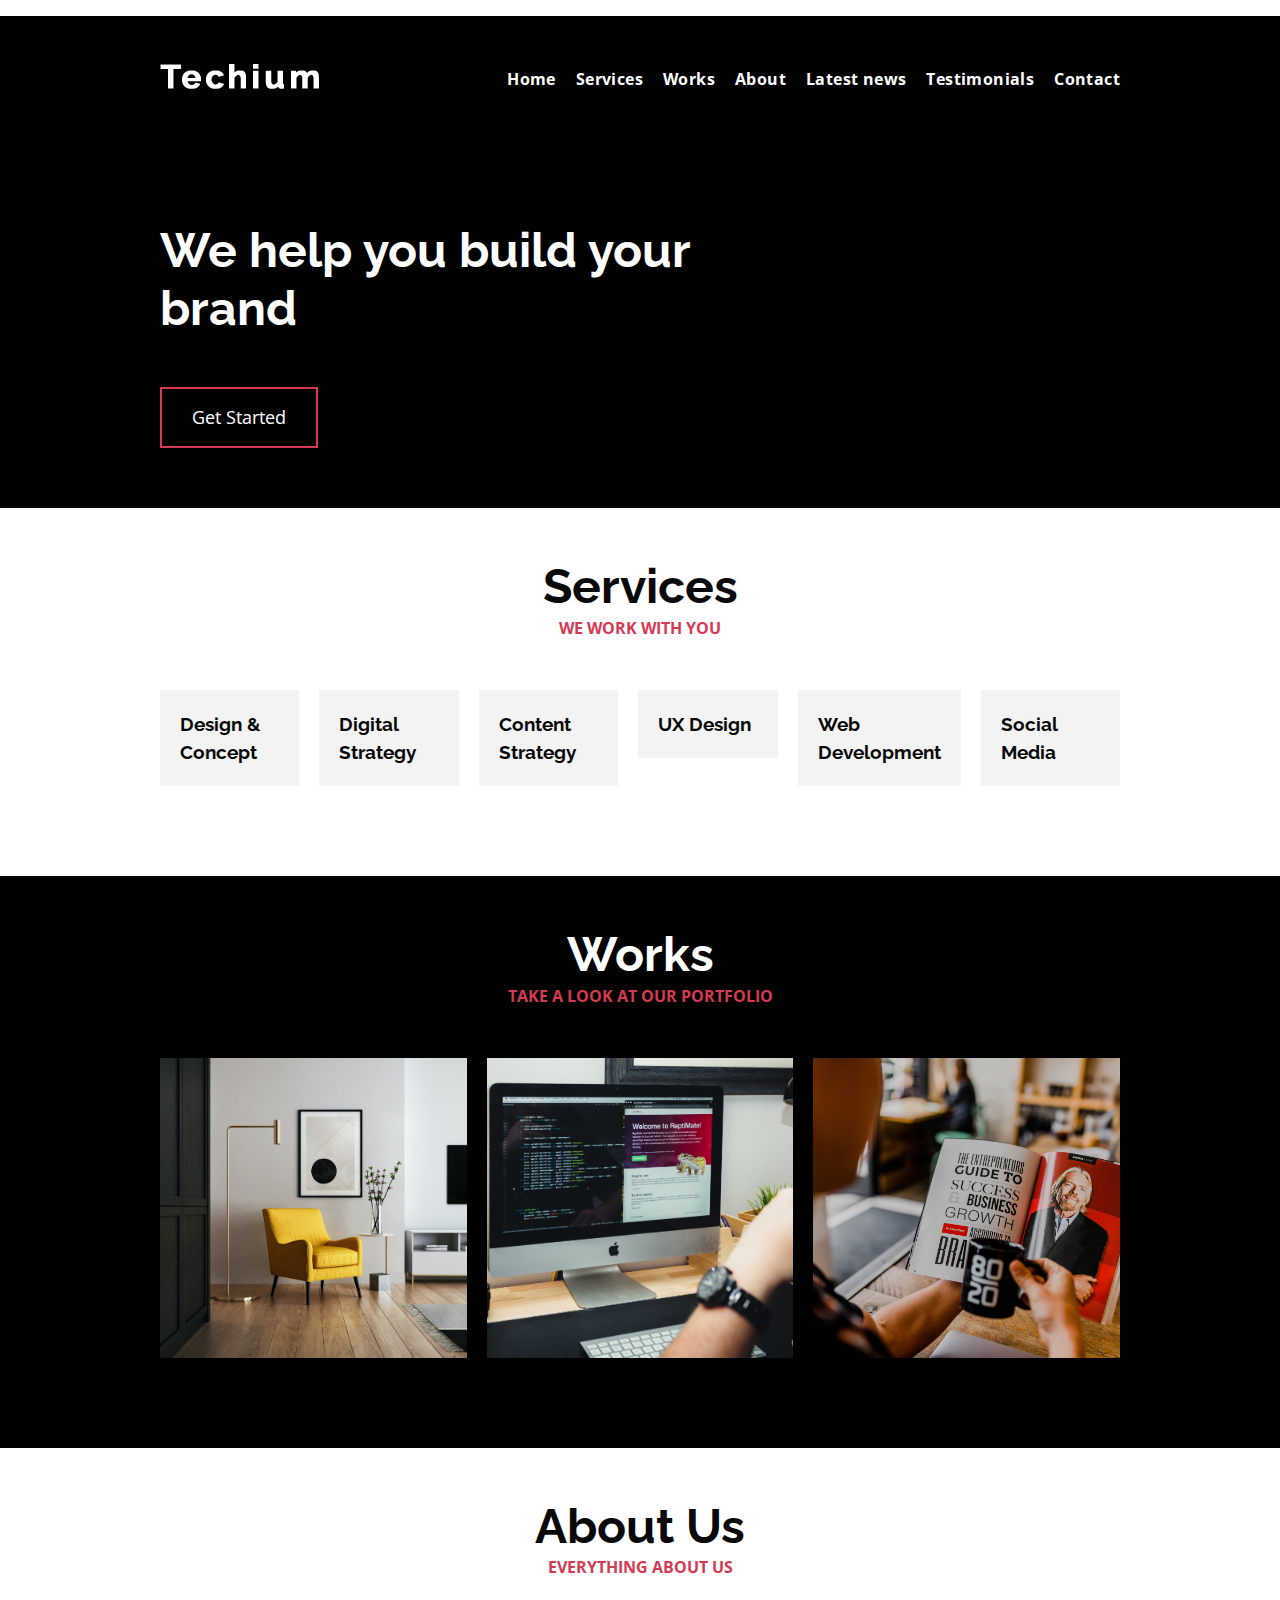
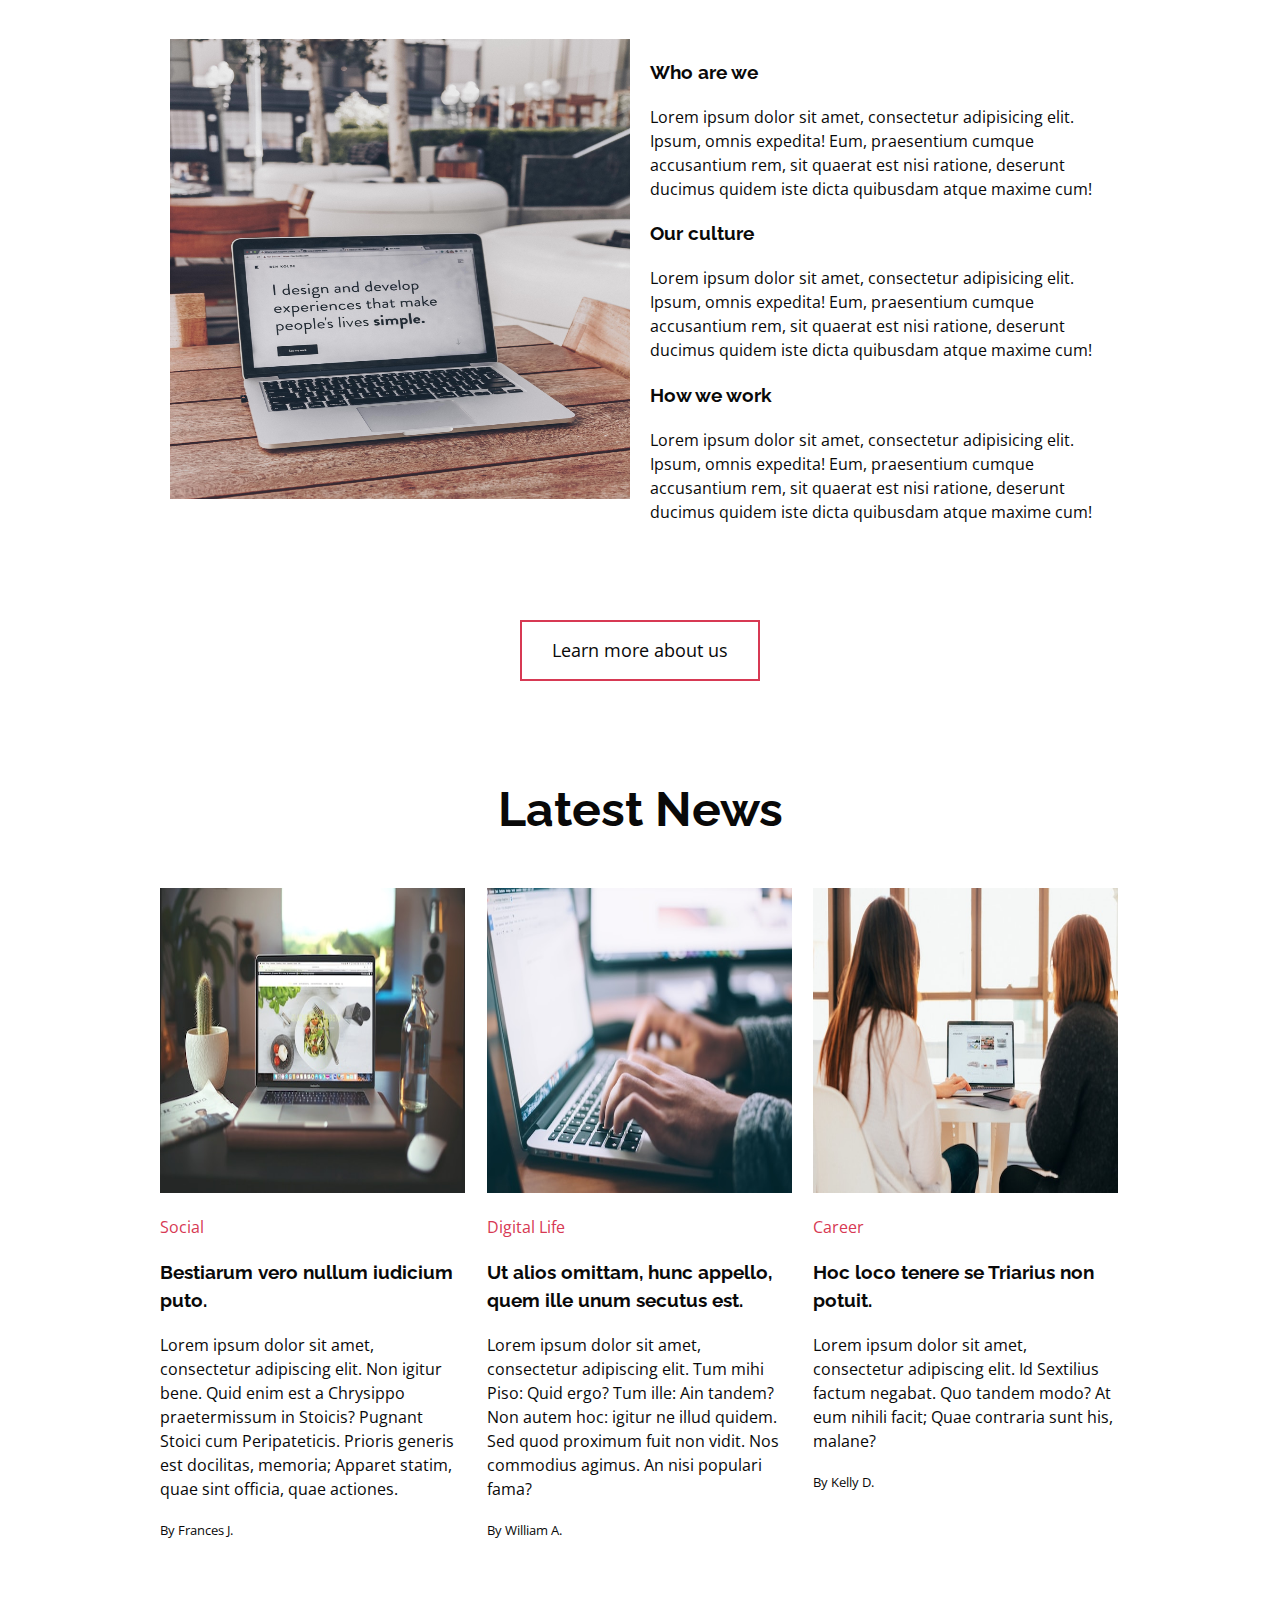
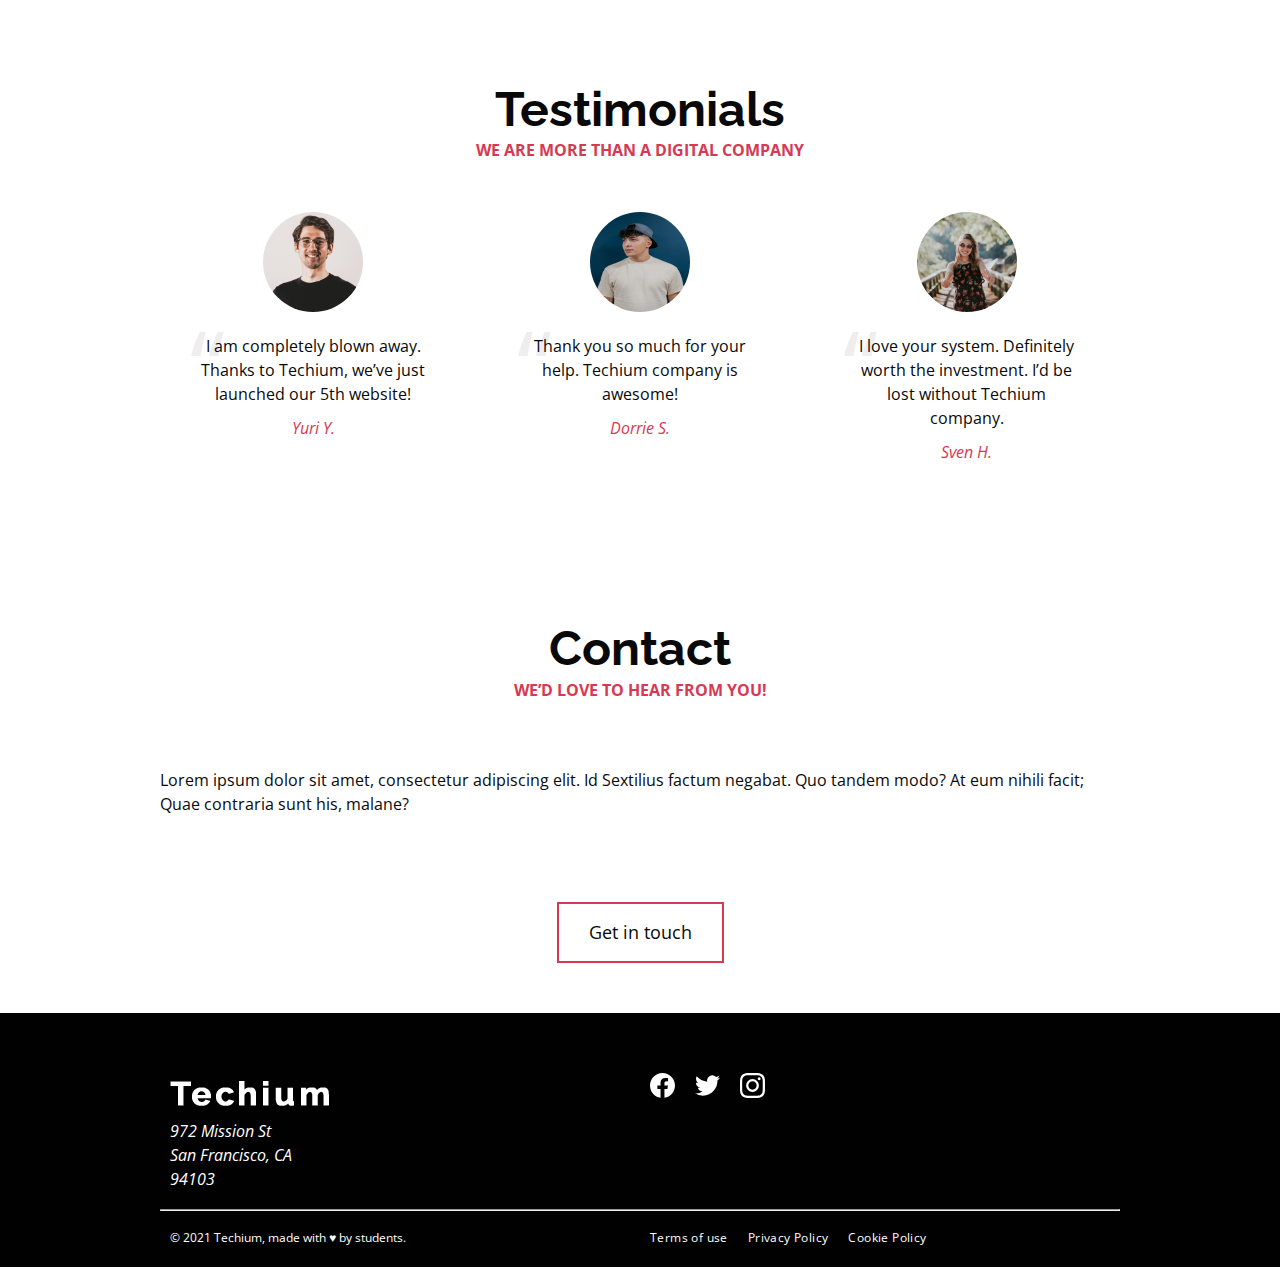
<file: flexbox/2-index.html>
<!DOCTYPE html>
<html lang="en" dir="ltr">
  <head>
    <meta charset="utf-8">
    <meta name="viewport" content="width=device-width, initial-scale=1, viewport-fit=cover">
    <title>Homepage - Techium</title>
    <meta name="description" content="Description of the page less than 150 characters">
    <link rel="icon" type="image/png" href="images/favicon.jpg">
    <link href="https://fonts.googleapis.com/css?family=Open+Sans:400,700|Raleway:700&display=swap" rel="stylesheet"></p>
    <link rel='stylesheet' href='2-styles.css'>
<p></head>
  <body>
    <!– Header –>
    <header class="header" data-section-theme="dark">
      <div class="container">
        <div class="header-container">
          <div class="header-logo">
          <a href="#">
            <img src="images/logo-white.png" alt="Techium logo" width="160" height="40">
          </a>
          </div>
          <nav class="navbar-menu">
          <ul class="nav">
            <li class="nav-item">
              <a href="#" class="nav-link">Home</a>
            </li>
            <li class="nav-item">
              <a href="#services" class="nav-link">Services</a>
            </li>
            <li class="nav-item">
              <a href="#works" class="nav-link">Works</a>
            </li>
            <li class="nav-item">
              <a href="#about" class="nav-link">About</a>
            </li>
            <li class="nav-item">
              <a href="#latest_news" class="nav-link">Latest news</a>
            </li>
            <li class="nav-item">
              <a href="#testimonials" class="nav-link">Testimonials</a>
            </li>
            <li class="nav-item">
              <a href="#contact" class="nav-link">Contact</a>
            </li>
          </ul>
          </nav>
        </div>
      </div>
    </header>
    <!– Main –>
    <main>
      <!– Hero section –>
      <section class="section-hero" data-section-theme="dark">
        <div class="container">
          <div class="section-body">
            <section class="section-inner">
              <h2 class="section-title">We help you build your brand</h2>
              <a href="#" class="button">Get Started</a>
            </section>
          </div>
        </div>
      </section>
      <!– Services section –>
      <section id="services" class="section section-services">
        <div class="container">
          <header class="section-header">
            <h2 class="section-title">Services</h2>
            <p class="section-tagline">We work with you</p>
          </header>
          <div class="section-body">
            <ul class="row">
              <li class="col-1-3">
                <div class="card-services">
                  <h3 class="card-title"><a href="#">Design & Concept</a></h3>
                </div>
              </li>
              <li class="col-1-3">
                <div class="card-services">
                  <h3 class="card-title"><a href="#">Digital Strategy</a></h3>
                </div>
              </li>
              <li class="col-1-3">
                <div class="card-services">
                  <h3 class="card-title"><a href="#">Content Strategy</a></h3>
                </div>
              </li>
              <li class="col-1-3">
                <div class="card-services">
                  <h3 class="card-title"><a href="#">UX Design</a></h3>
                </div>
              </li>
              <li class="col-1-3">
                <div class="card-services">
                  <h3 class="card-title"><a href="#">Web Development</a></h3>
                </div>
              </li>
              <li class="col-1-3">
                <div class="card-services">
                  <h3 class="card-title"><a href="#">Social Media</a></h3>
                </div>
              </li>
            </ul>
          </div>
        </div>
      </section>
      <!– Works section –>
      <section id="works" class="section section-works" data-section-theme="dark">
        <div class="container">
          <header class="section-header">
            <h2 class="section-title">Works</h2>
            <p class="section-tagline">Take a look at our portfolio</p>
          </header>
          <div class="section-body">
            <ul class="row">
              <li class="col-1-3">
                <article class="card-work">
                  <div class="card-outer">
                    <div class="card-image">
                      <img src="images/pic-work-01.jpg" alt="">
                    </div>
                    <div class="card-inner">
                      <h3 class="card-title"><a href="#">Interior Design</a></h3>
                    </div>
                  </div>
                </article>
              </li>
              <li class="col-1-3">
                <article class="card-work">
                  <div class="card-outer">
                    <div class="card-image">
                      <img src="images/pic-work-02.jpg" alt="">
                    </div>
                    <div class="card-inner">
                      <h3 class="card-title"><a href="#">Web Development</a></h3>
                    </div>
                  </div>
                </article>
              </li>
              <li class="col-1-3">
                <article class="card-work">
                  <div class="card-outer">
                    <div class="card-image">
                      <img src="images/pic-work-03.jpg" alt="">
                    </div>
                    <div class="card-inner">
                      <h3 class="card-title"><a href="#">Personal Development</a></h3>
                    </div>
                  </div>
                </article>
              </li>
            </ul>
          </div>
        </div>
      </section>
      <!– About Us section –>
      <section id="about" class="section section-about-us">
        <div class="container">
          <header class="section-header">
            <h2 class="section-title">About Us</h2>
            <p class="section-tagline">Everything about us</p>
          </header>
          <div class="section-body">
            <div class="row">
              <div class="col-1-2">
                <img src="images/pic-about-01.jpg" alt="" width="460" height="460">
              </div>
              <div class="col-1-2">
                <h3>Who are we</h3>
                <p>Lorem ipsum dolor sit amet, consectetur adipisicing elit. Ipsum, omnis expedita! Eum, praesentium cumque accusantium rem, sit quaerat est nisi ratione, deserunt ducimus quidem iste dicta quibusdam atque maxime cum!</p>
                <h3>Our culture</h3>
                <p>Lorem ipsum dolor sit amet, consectetur adipisicing elit. Ipsum, omnis expedita! Eum, praesentium cumque accusantium rem, sit quaerat est nisi ratione, deserunt ducimus quidem iste dicta quibusdam atque maxime cum!</p>
                <h3>How we work</h3>
                <p>Lorem ipsum dolor sit amet, consectetur adipisicing elit. Ipsum, omnis expedita! Eum, praesentium cumque accusantium rem, sit quaerat est nisi ratione, deserunt ducimus quidem iste dicta quibusdam atque maxime cum!</p>
              </div>
            </div>
          </div>
          <div class="section-footer">
            <a href="#" class="button">Learn more about us</a>
          </div>
        </div>
      </section>
      <!– Latest news section –>
      <section id="latest_news" class="section section-latest-news">
        <div class="container">
          <header class="section-header">
            <h2 class="section-title">Latest News</h2>
          </header>
          <div class="section-body">
            <ul class="row">
              <li class="col-1-3">
                <article class="card-blog">
                  <div>
                    <img src="images/pic-article-01.jpg" alt="" width="305" height="305">
                  </div>
                  <p class="card-category">Career</p>
                  <h3><a href="#">Hoc loco tenere se Triarius non potuit.</a></h3>
                  <p>Lorem ipsum dolor sit amet, consectetur adipiscing elit. Id Sextilius factum negabat. Quo tandem modo? At eum nihili facit; Quae contraria sunt his, malane?</p>
                  <small>By Kelly D.</small>
                </article>
              </li>
              <li class="col-1-3">
                <article class="card-blog">
                  <div>
                    <img src="images/pic-article-02.jpg" alt="" width="305" height="305">
                  </div>
                  <p class="card-category">Digital Life</p>
                  <h3><a href="#">Ut alios omittam, hunc appello, quem ille unum secutus est.</a></h3>
                  <p>Lorem ipsum dolor sit amet, consectetur adipiscing elit. Tum mihi Piso: Quid ergo? Tum ille: Ain tandem? Non autem hoc: igitur ne illud quidem. Sed quod proximum fuit non vidit. Nos commodius agimus. An nisi populari fama?</p>
                  <small>By William A.</small>
                </article>
              </li>
              <li class="col-1-3">
                <article class="card-blog">
                  <div>
                    <img src="images/pic-article-03.jpg" alt="" width="305" height="305">
                  </div>
                  <p class="card-category">Social</p>
                  <h3><a href="#">Bestiarum vero nullum iudicium puto.</a></h3>
                  <p>Lorem ipsum dolor sit amet, consectetur adipiscing elit. Non igitur bene. Quid enim est a Chrysippo praetermissum in Stoicis? Pugnant Stoici cum Peripateticis. Prioris generis est docilitas, memoria; Apparet statim, quae sint officia, quae actiones.</p>
                  <small>By Frances J.</small>
                </article>
              </li>
            </ul>
          </div>
        </div>
      </section>
      <!– Testimonials section –>
      <section id="testimonial" class="section section-testimonial">
        <div class="container">
          <header class="section-header">
            <h2 class="section-title">Testimonials</h2>
            <p class="section-tagline">We are more than a digital company</p>
          </header>
          <div class="section-body">
            <ul class="row">
              <li class="col-1-3">
                <article class="card-testimonial">
                  <img src="images/pic-person-01.jpg" alt="Yuri Y. avatar" width="100" height="100" class="card-avatar">
                  <blockquote class="card-quote">
                    <p>I am completely blown away. Thanks to Techium, we’ve just launched our 5th website!
                      <cite>Yuri Y.</cite>
                    </p>
                  </blockquote>
                </article>
              </li>
              <li class="col-1-3">
                <article class="card-testimonial">
                  <img src="images/pic-person-02.jpg" alt="Dorrie S. avatar" width="100" height="100" class="card-avatar">
                  <blockquote class="card-quote">
                    <p>Thank you so much for your help. Techium company is awesome!
                      <cite>Dorrie S.</cite>
                    </p>
                  </blockquote>
                </article>
              </li>
              <li class="col-1-3">
                <article class="card-testimonial">
                  <img src="images/pic-person-03.jpg" alt="Sven H. avatar" width="100" height="100" class="card-avatar">
                  <blockquote class="card-quote">
                    <p>I love your system. Definitely worth the investment. I’d be lost without Techium company.
                      <cite>Sven H.</cite>
                    </p>
                  </blockquote>
                </article>
              </li>
            </ul>
          </div>
        </div>
      </section>
      <!– Contact section –>
      <section id="contact" class="section section-contact">
        <div class="container">
          <header class="section-header">
            <h2 class="section-title">Contact</h2>
            <p class="section-tagline">We’d love to hear from you!</p>
          </header>
          <div class="section-body">
            <p>Lorem ipsum dolor sit amet, consectetur adipiscing elit. Id Sextilius factum negabat. Quo tandem modo? At eum nihili facit; Quae contraria sunt his, malane?</p>
          </div>
          <div class="section-footer">
            <a href="#" class="button">Get in touch</a>
          </div>
        </div>
      </section>
    </main>
    <!– Footer –>
    <footer class="footer" data-section-theme="dark">
      <div  class="container">
        <div class="row">
          <div class="col-1-2">
            <img src="images/logo-white.png" alt="Techium logo" width="160" height="40">
            <address class="footer-address">
              972 Mission St<br>
              San Francisco, CA<br>
              94103
            </address>
          </div>
          <div class="col-1-2">
            <ul class="social nav">
              <li class="social-item nav-item">
                <a href="https://www.facebook.com" class="social-link">
                  <svg viewbox="0 0 24 24" xmlns="http://www.w3.org/2000/svg" width="25" height="25">
                    <title>
                      Facebook icon
                    </title>
                    <path d="M23.998 12c0-6.628-5.372-12-11.999-12C5.372 0 0 5.372 0 12c0 5.988 4.388 10.952 10.124 11.852v-8.384H7.078v-3.469h3.046V9.356c0-3.008 1.792-4.669 4.532-4.669 1.313 0 2.686.234 2.686.234v2.953H15.83c-1.49 0-1.955.925-1.955 1.874V12h3.328l-.532 3.469h-2.796v8.384c5.736-.9 10.124-5.864 10.124-11.853z"/>
                  </svg>
                </a>
              </li>
              <li class="social-item nav-item">
                <a href="https://twitter.com" class="social-link">
                  <svg viewbox="0 0 24 24" xmlns="http://www.w3.org/2000/svg" width="25" height="25">
                    <title>
                      Twitter icon
                    </title>
                    <path d="M23.954 4.569a10 10 0 0 1-2.825.775 4.958 4.958 0 0 0 2.163-2.723c-.951.555-2.005.959-3.127 1.184a4.92 4.92 0 0 0-8.384 4.482C7.691 8.094 4.066 6.13 1.64 3.161a4.822 4.822 0 0 0-.666 2.475c0 1.71.87 3.213 2.188 4.096a4.904 4.904 0 0 1-2.228-.616v.061a4.923 4.923 0 0 0 3.946 4.827 4.996 4.996 0 0 1-2.212.085 4.937 4.937 0 0 0 4.604 3.417 9.868 9.868 0 0 1-6.102 2.105c-.39 0-.779-.023-1.17-.067a13.995 13.995 0 0 0 7.557 2.209c9.054 0 13.999-7.496 13.999-13.986 0-.209 0-.42-.015-.63a9.936 9.936 0 0 0 2.46-2.548l-.047-.02z"/>
                  </svg>
                </a>
              </li>
              <li class="social-item nav-item">
                <a href="https://www.instagram.com" class="social-link">
                  <svg viewbox="0 0 24 24" xmlns="http://www.w3.org/2000/svg" width="25" height="25">
                    <title>
                      Instagram icon
                    </title>
                    <path d="M12 0C8.74 0 8.333.015 7.053.072 5.775.132 4.905.333 4.14.63c-.789.306-1.459.717-2.126 1.384S.935 3.35.63 4.14C.333 4.905.131 5.775.072 7.053.012 8.333 0 8.74 0 12s.015 3.667.072 4.947c.06 1.277.261 2.148.558 2.913a5.885 5.885 0 0 0 1.384 2.126A5.868 5.868 0 0 0 4.14 23.37c.766.296 1.636.499 2.913.558C8.333 23.988 8.74 24 12 24s3.667-.015 4.947-.072c1.277-.06 2.148-.262 2.913-.558a5.898 5.898 0 0 0 2.126-1.384 5.86 5.86 0 0 0 1.384-2.126c.296-.765.499-1.636.558-2.913.06-1.28.072-1.687.072-4.947s-.015-3.667-.072-4.947c-.06-1.277-.262-2.149-.558-2.913a5.89 5.89 0 0 0-1.384-2.126A5.847 5.847 0 0 0 19.86.63c-.765-.297-1.636-.499-2.913-.558C15.667.012 15.26 0 12 0zm0 2.16c3.203 0 3.585.016 4.85.071 1.17.055 1.805.249 2.227.415.562.217.96.477 1.382.896.419.42.679.819.896 1.381.164.422.36 1.057.413 2.227.057 1.266.07 1.646.07 4.85s-.015 3.585-.074 4.85c-.061 1.17-.256 1.805-.421 2.227a3.81 3.81 0 0 1-.899 1.382 3.744 3.744 0 0 1-1.38.896c-.42.164-1.065.36-2.235.413-1.274.057-1.649.07-4.859.07-3.211 0-3.586-.015-4.859-.074-1.171-.061-1.816-.256-2.236-.421a3.716 3.716 0 0 1-1.379-.899 3.644 3.644 0 0 1-.9-1.38c-.165-.42-.359-1.065-.42-2.235-.045-1.26-.061-1.649-.061-4.844 0-3.196.016-3.586.061-4.861.061-1.17.255-1.814.42-2.234.21-.57.479-.96.9-1.381.419-.419.81-.689 1.379-.898.42-.166 1.051-.361 2.221-.421 1.275-.045 1.65-.06 4.859-.06l.045.03zm0 3.678a6.162 6.162 0 1 0 0 12.324 6.162 6.162 0 1 0 0-12.324zM12 16c-2.21 0-4-1.79-4-4s1.79-4 4-4 4 1.79 4 4-1.79 4-4 4zm7.846-10.405a1.441 1.441 0 0 1-2.88 0 1.44 1.44 0 0 1 2.88 0z"/>
                  </svg>
                </a>
              </li>
            </ul>
          </div>
        </div>
        <hr>
        <div class="row">
          <div class="col-1-2">
            <p class="footer-copyright">© 2021 Techium, made with ♥ by students.</p>
          </div>
          <div class="col-1-2">
            <ul class="footer-nav nav">
              <li class="footer-nav-item nav-item">
                <a href="#" class="footer-nav-link">Terms of use</a>
              </li>
              <li class="footer-nav-item nav-item">
                <a href="#" class="footer-nav-link">Privacy Policy</a>
              </li>
              <li class="footer-nav-item nav-item">
                <a href="#" class="footer-nav-link">Cookie Policy</a>
              </li>
            </ul>
          </div>
        </div>
      </div>
    </footer>
  </body>
</html>
</file>
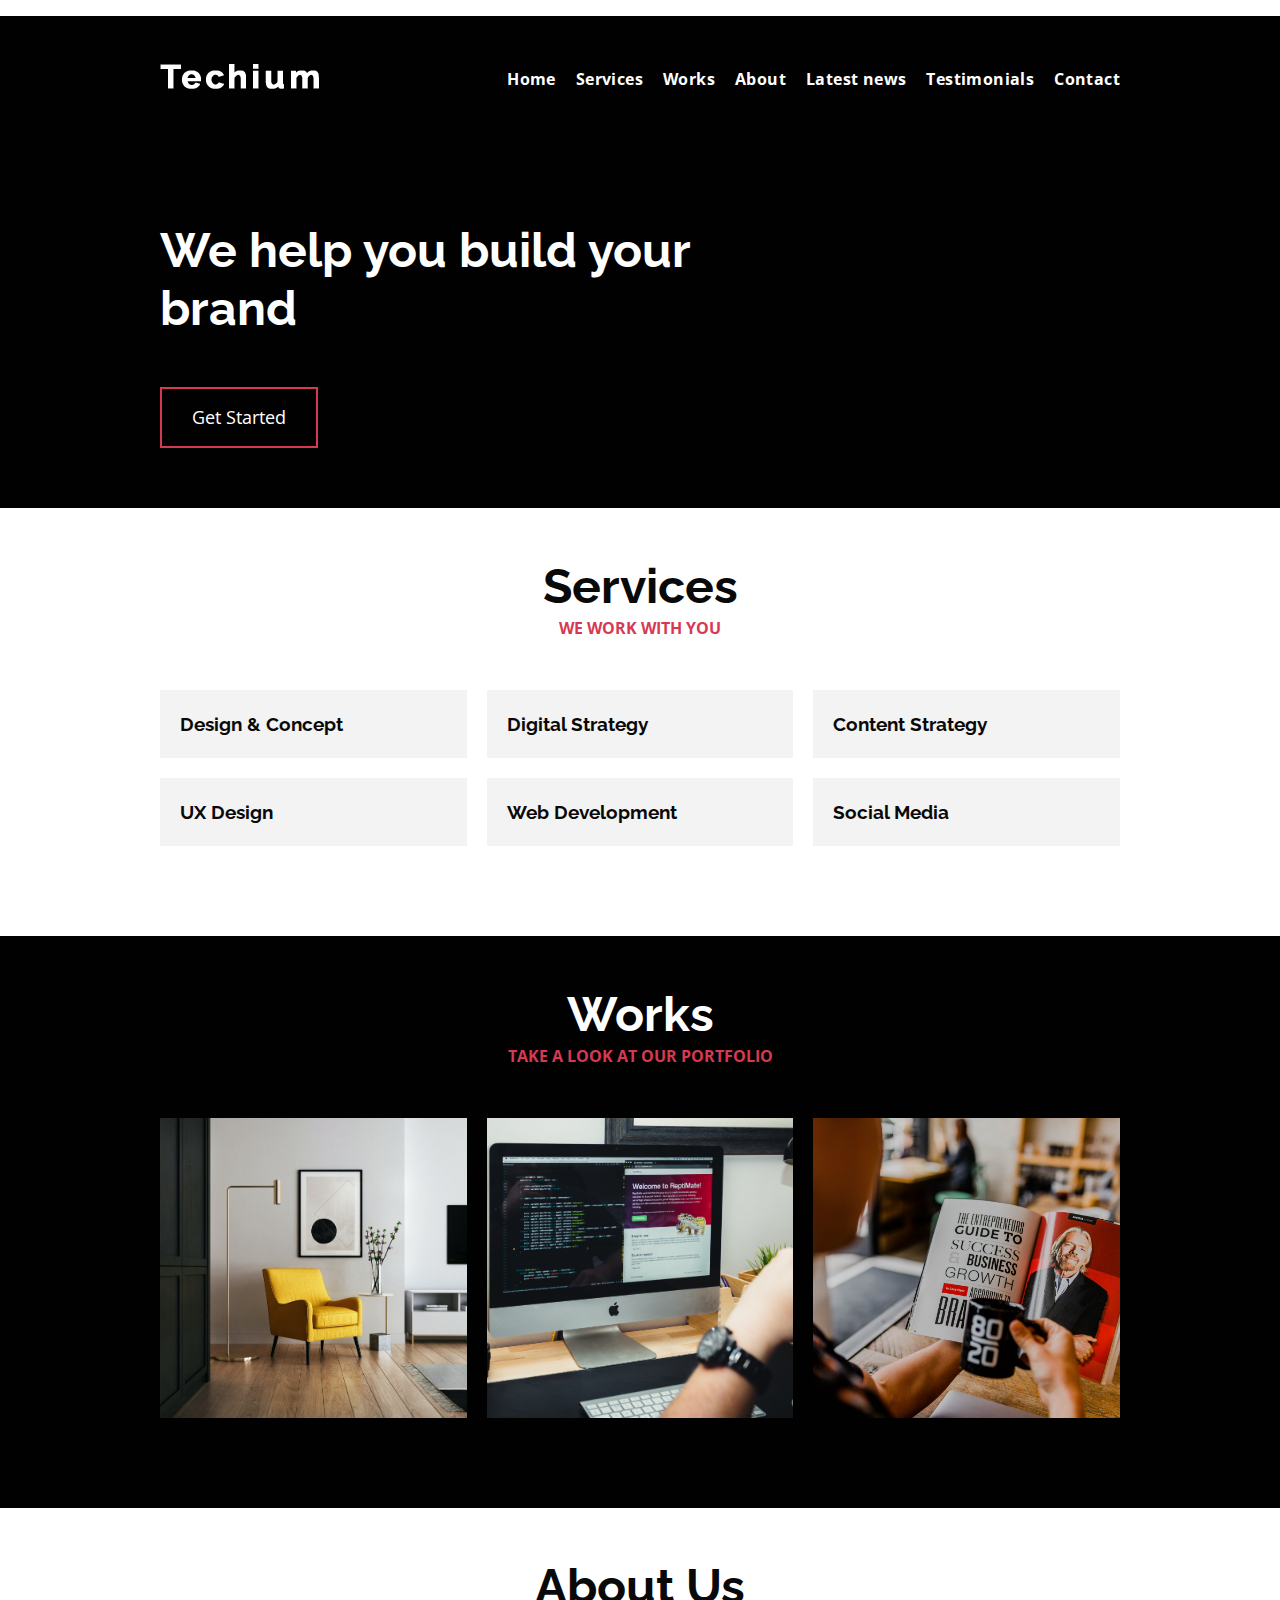
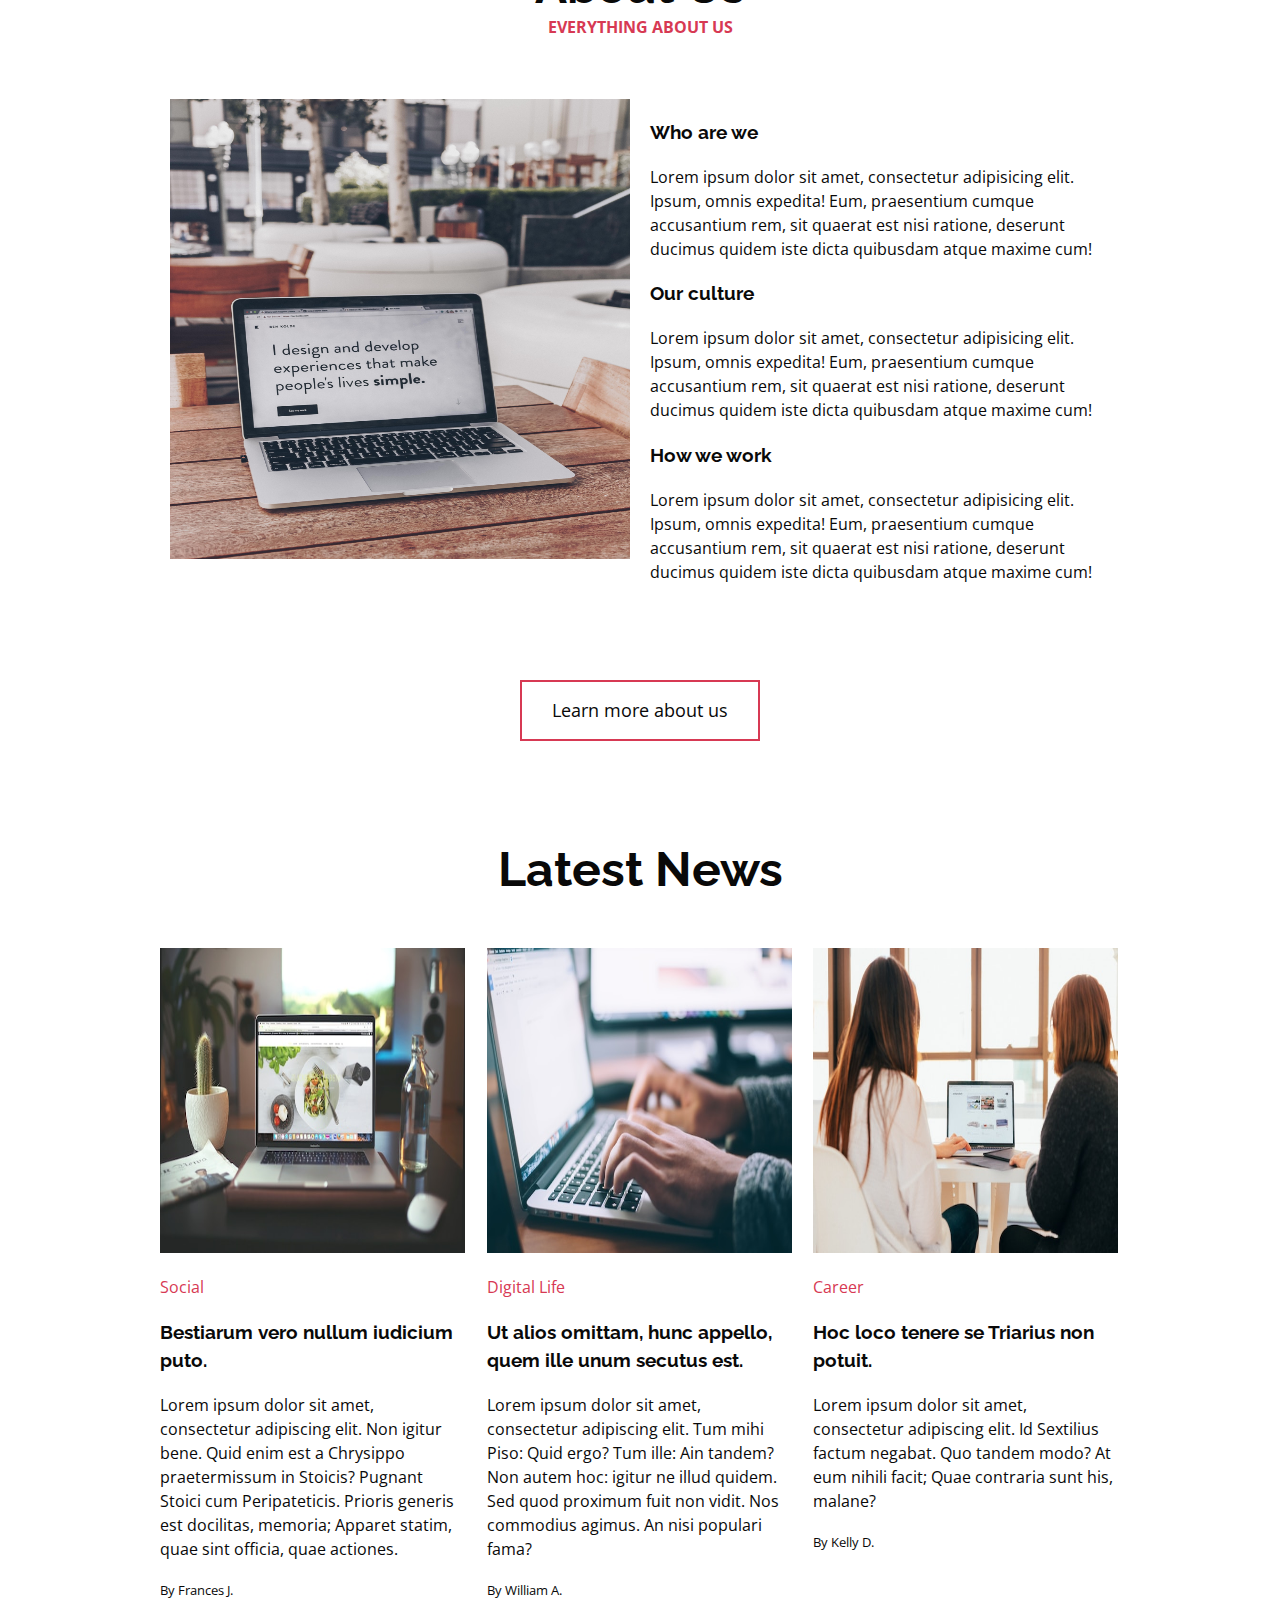
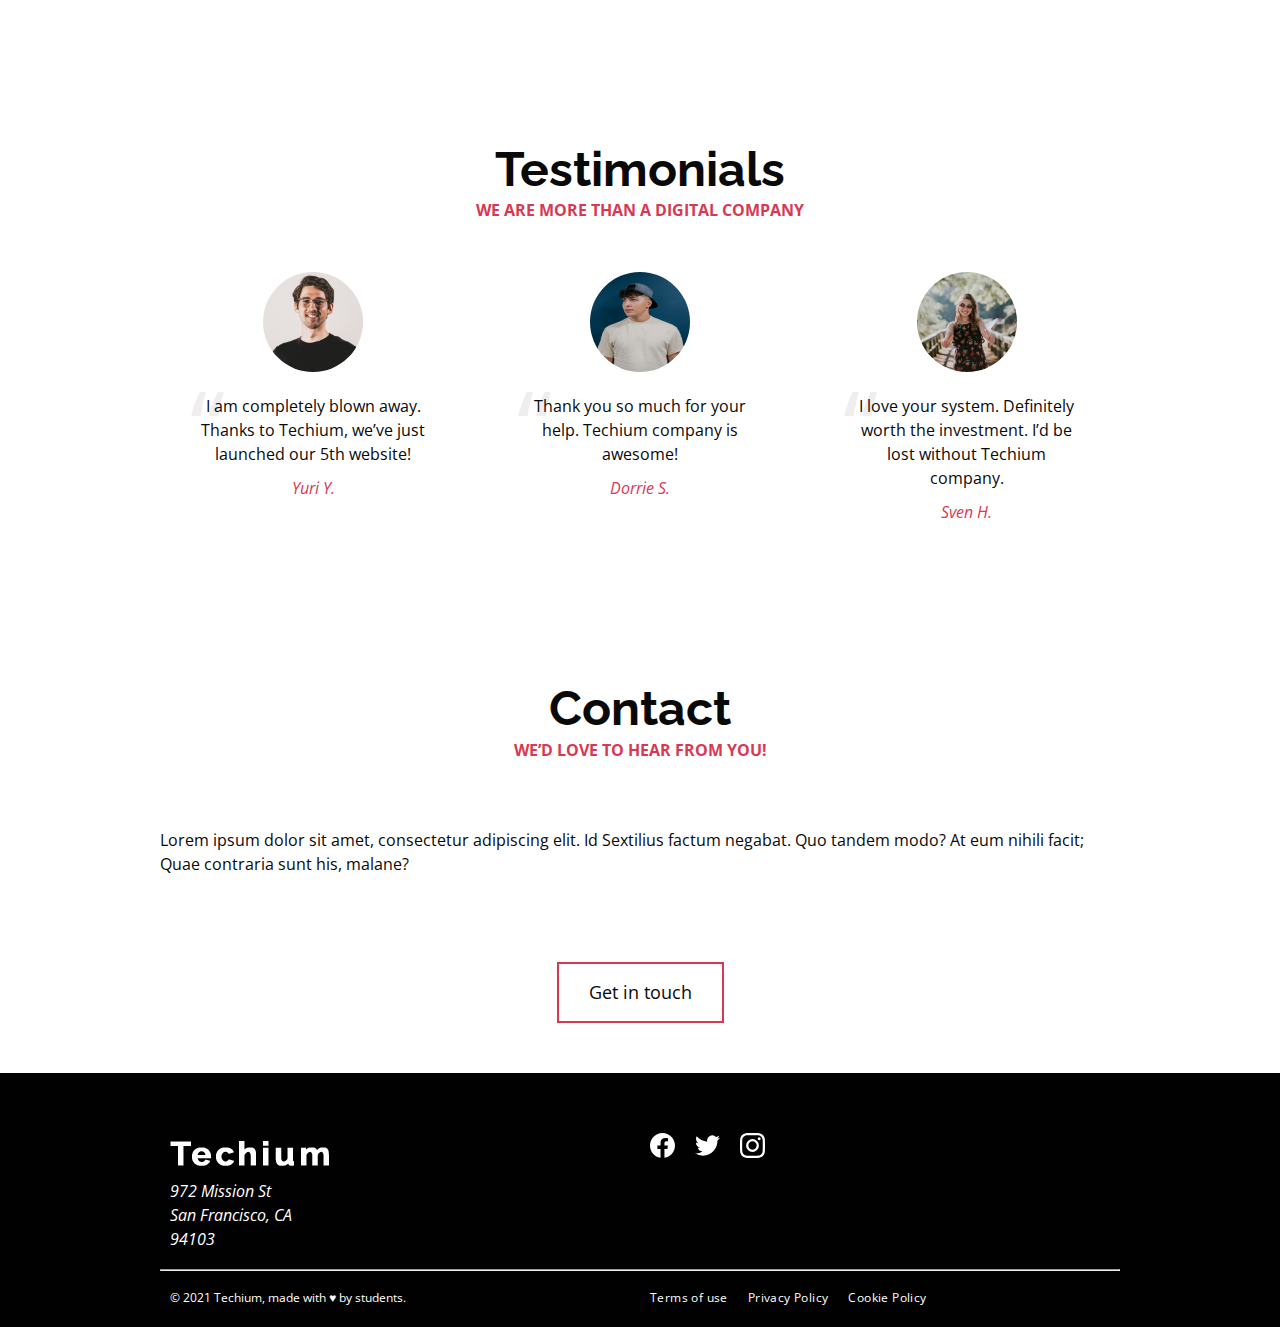
<file: flexbox/3-index.html>
<!DOCTYPE html>
<html lang="en" dir="ltr">
  <head>
    <meta charset="utf-8">
    <meta name="viewport" content="width=device-width, initial-scale=1, viewport-fit=cover">
    <title>Homepage - Techium</title>
    <meta name="description" content="Description of the page less than 150 characters">
    <link rel="icon" type="image/png" href="images/favicon.jpg">
    <link href="https://fonts.googleapis.com/css?family=Open+Sans:400,700|Raleway:700&display=swap" rel="stylesheet"></p>
    <link rel='stylesheet' href='3-styles.css'>
<p></head>
  <body>
    <!– Header –>
    <header class="header" data-section-theme="dark">
      <div class="container">
        <div class="header-container">
          <div class="header-logo">
          <a href="#">
            <img src="images/logo-white.png" alt="Techium logo" width="160" height="40">
          </a>
          </div>
          <nav class="navbar-menu">
          <ul class="nav">
            <li class="nav-item">
              <a href="#" class="nav-link">Home</a>
            </li>
            <li class="nav-item">
              <a href="#services" class="nav-link">Services</a>
            </li>
            <li class="nav-item">
              <a href="#works" class="nav-link">Works</a>
            </li>
            <li class="nav-item">
              <a href="#about" class="nav-link">About</a>
            </li>
            <li class="nav-item">
              <a href="#latest_news" class="nav-link">Latest news</a>
            </li>
            <li class="nav-item">
              <a href="#testimonials" class="nav-link">Testimonials</a>
            </li>
            <li class="nav-item">
              <a href="#contact" class="nav-link">Contact</a>
            </li>
          </ul>
          </nav>
        </div>
      </div>
    </header>
    <!– Main –>
    <main>
      <!– Hero section –>
      <section class="section-hero" data-section-theme="dark">
        <div class="container">
          <div class="section-body">
            <section class="section-inner">
              <h2 class="section-title">We help you build your brand</h2>
              <a href="#" class="button">Get Started</a>
            </section>
          </div>
        </div>
      </section>
      <!– Services section –>
      <section id="services" class="section section-services">
        <div class="container">
          <header class="section-header">
            <h2 class="section-title">Services</h2>
            <p class="section-tagline">We work with you</p>
          </header>
          <div class="section-body">
            <ul class="row">
              <li class="col-1-3">
                <div class="card-services">
                  <h3 class="card-title"><a href="#">Design & Concept</a></h3>
                </div>
              </li>
              <li class="col-1-3">
                <div class="card-services">
                  <h3 class="card-title"><a href="#">Digital Strategy</a></h3>
                </div>
              </li>
              <li class="col-1-3">
                <div class="card-services">
                  <h3 class="card-title"><a href="#">Content Strategy</a></h3>
                </div>
              </li>
              <li class="col-1-3">
                <div class="card-services">
                  <h3 class="card-title"><a href="#">UX Design</a></h3>
                </div>
              </li>
              <li class="col-1-3">
                <div class="card-services">
                  <h3 class="card-title"><a href="#">Web Development</a></h3>
                </div>
              </li>
              <li class="col-1-3">
                <div class="card-services">
                  <h3 class="card-title"><a href="#">Social Media</a></h3>
                </div>
              </li>
            </ul>
          </div>
        </div>
      </section>
      <!– Works section –>
      <section id="works" class="section section-works" data-section-theme="dark">
        <div class="container">
          <header class="section-header">
            <h2 class="section-title">Works</h2>
            <p class="section-tagline">Take a look at our portfolio</p>
          </header>
          <div class="section-body">
            <ul class="row">
              <li class="col-1-3">
                <article class="card-work">
                  <div class="card-outer">
                    <div class="card-image">
                      <img src="images/pic-work-01.jpg" alt="">
                    </div>
                    <div class="card-inner">
                      <h3 class="card-title"><a href="#">Interior Design</a></h3>
                    </div>
                  </div>
                </article>
              </li>
              <li class="col-1-3">
                <article class="card-work">
                  <div class="card-outer">
                    <div class="card-image">
                      <img src="images/pic-work-02.jpg" alt="">
                    </div>
                    <div class="card-inner">
                      <h3 class="card-title"><a href="#">Web Development</a></h3>
                    </div>
                  </div>
                </article>
              </li>
              <li class="col-1-3">
                <article class="card-work">
                  <div class="card-outer">
                    <div class="card-image">
                      <img src="images/pic-work-03.jpg" alt="">
                    </div>
                    <div class="card-inner">
                      <h3 class="card-title"><a href="#">Personal Development</a></h3>
                    </div>
                  </div>
                </article>
              </li>
            </ul>
          </div>
        </div>
      </section>
      <!– About Us section –>
      <section id="about" class="section section-about-us">
        <div class="container">
          <header class="section-header">
            <h2 class="section-title">About Us</h2>
            <p class="section-tagline">Everything about us</p>
          </header>
          <div class="section-body">
            <div class="row">
              <div class="col-1-2">
                <img src="images/pic-about-01.jpg" alt="" width="460" height="460">
              </div>
              <div class="col-1-2">
                <h3>Who are we</h3>
                <p>Lorem ipsum dolor sit amet, consectetur adipisicing elit. Ipsum, omnis expedita! Eum, praesentium cumque accusantium rem, sit quaerat est nisi ratione, deserunt ducimus quidem iste dicta quibusdam atque maxime cum!</p>
                <h3>Our culture</h3>
                <p>Lorem ipsum dolor sit amet, consectetur adipisicing elit. Ipsum, omnis expedita! Eum, praesentium cumque accusantium rem, sit quaerat est nisi ratione, deserunt ducimus quidem iste dicta quibusdam atque maxime cum!</p>
                <h3>How we work</h3>
                <p>Lorem ipsum dolor sit amet, consectetur adipisicing elit. Ipsum, omnis expedita! Eum, praesentium cumque accusantium rem, sit quaerat est nisi ratione, deserunt ducimus quidem iste dicta quibusdam atque maxime cum!</p>
              </div>
            </div>
          </div>
          <div class="section-footer">
            <a href="#" class="button">Learn more about us</a>
          </div>
        </div>
      </section>
      <!– Latest news section –>
      <section id="latest_news" class="section section-latest-news">
        <div class="container">
          <header class="section-header">
            <h2 class="section-title">Latest News</h2>
          </header>
          <div class="section-body">
            <ul class="row">
              <li class="col-1-3">
                <article class="card-blog">
                  <div>
                    <img src="images/pic-article-01.jpg" alt="" width="305" height="305">
                  </div>
                  <p class="card-category">Career</p>
                  <h3><a href="#">Hoc loco tenere se Triarius non potuit.</a></h3>
                  <p>Lorem ipsum dolor sit amet, consectetur adipiscing elit. Id Sextilius factum negabat. Quo tandem modo? At eum nihili facit; Quae contraria sunt his, malane?</p>
                  <small>By Kelly D.</small>
                </article>
              </li>
              <li class="col-1-3">
                <article class="card-blog">
                  <div>
                    <img src="images/pic-article-02.jpg" alt="" width="305" height="305">
                  </div>
                  <p class="card-category">Digital Life</p>
                  <h3><a href="#">Ut alios omittam, hunc appello, quem ille unum secutus est.</a></h3>
                  <p>Lorem ipsum dolor sit amet, consectetur adipiscing elit. Tum mihi Piso: Quid ergo? Tum ille: Ain tandem? Non autem hoc: igitur ne illud quidem. Sed quod proximum fuit non vidit. Nos commodius agimus. An nisi populari fama?</p>
                  <small>By William A.</small>
                </article>
              </li>
              <li class="col-1-3">
                <article class="card-blog">
                  <div>
                    <img src="images/pic-article-03.jpg" alt="" width="305" height="305">
                  </div>
                  <p class="card-category">Social</p>
                  <h3><a href="#">Bestiarum vero nullum iudicium puto.</a></h3>
                  <p>Lorem ipsum dolor sit amet, consectetur adipiscing elit. Non igitur bene. Quid enim est a Chrysippo praetermissum in Stoicis? Pugnant Stoici cum Peripateticis. Prioris generis est docilitas, memoria; Apparet statim, quae sint officia, quae actiones.</p>
                  <small>By Frances J.</small>
                </article>
              </li>
            </ul>
          </div>
        </div>
      </section>
      <!– Testimonials section –>
      <section id="testimonial" class="section section-testimonial">
        <div class="container">
          <header class="section-header">
            <h2 class="section-title">Testimonials</h2>
            <p class="section-tagline">We are more than a digital company</p>
          </header>
          <div class="section-body">
            <ul class="row">
              <li class="col-1-3">
                <article class="card-testimonial">
                  <img src="images/pic-person-01.jpg" alt="Yuri Y. avatar" width="100" height="100" class="card-avatar">
                  <blockquote class="card-quote">
                    <p>I am completely blown away. Thanks to Techium, we’ve just launched our 5th website!
                      <cite>Yuri Y.</cite>
                    </p>
                  </blockquote>
                </article>
              </li>
              <li class="col-1-3">
                <article class="card-testimonial">
                  <img src="images/pic-person-02.jpg" alt="Dorrie S. avatar" width="100" height="100" class="card-avatar">
                  <blockquote class="card-quote">
                    <p>Thank you so much for your help. Techium company is awesome!
                      <cite>Dorrie S.</cite>
                    </p>
                  </blockquote>
                </article>
              </li>
              <li class="col-1-3">
                <article class="card-testimonial">
                  <img src="images/pic-person-03.jpg" alt="Sven H. avatar" width="100" height="100" class="card-avatar">
                  <blockquote class="card-quote">
                    <p>I love your system. Definitely worth the investment. I’d be lost without Techium company.
                      <cite>Sven H.</cite>
                    </p>
                  </blockquote>
                </article>
              </li>
            </ul>
          </div>
        </div>
      </section>
      <!– Contact section –>
      <section id="contact" class="section section-contact">
        <div class="container">
          <header class="section-header">
            <h2 class="section-title">Contact</h2>
            <p class="section-tagline">We’d love to hear from you!</p>
          </header>
          <div class="section-body">
            <p>Lorem ipsum dolor sit amet, consectetur adipiscing elit. Id Sextilius factum negabat. Quo tandem modo? At eum nihili facit; Quae contraria sunt his, malane?</p>
          </div>
          <div class="section-footer">
            <a href="#" class="button">Get in touch</a>
          </div>
        </div>
      </section>
    </main>
    <!– Footer –>
    <footer class="footer" data-section-theme="dark">
      <div  class="container">
        <div class="row">
          <div class="col-1-2">
            <img src="images/logo-white.png" alt="Techium logo" width="160" height="40">
            <address class="footer-address">
              972 Mission St<br>
              San Francisco, CA<br>
              94103
            </address>
          </div>
          <div class="col-1-2">
            <ul class="social nav">
              <li class="social-item nav-item">
                <a href="https://www.facebook.com" class="social-link">
                  <svg viewbox="0 0 24 24" xmlns="http://www.w3.org/2000/svg" width="25" height="25">
                    <title>
                      Facebook icon
                    </title>
                    <path d="M23.998 12c0-6.628-5.372-12-11.999-12C5.372 0 0 5.372 0 12c0 5.988 4.388 10.952 10.124 11.852v-8.384H7.078v-3.469h3.046V9.356c0-3.008 1.792-4.669 4.532-4.669 1.313 0 2.686.234 2.686.234v2.953H15.83c-1.49 0-1.955.925-1.955 1.874V12h3.328l-.532 3.469h-2.796v8.384c5.736-.9 10.124-5.864 10.124-11.853z"/>
                  </svg>
                </a>
              </li>
              <li class="social-item nav-item">
                <a href="https://twitter.com" class="social-link">
                  <svg viewbox="0 0 24 24" xmlns="http://www.w3.org/2000/svg" width="25" height="25">
                    <title>
                      Twitter icon
                    </title>
                    <path d="M23.954 4.569a10 10 0 0 1-2.825.775 4.958 4.958 0 0 0 2.163-2.723c-.951.555-2.005.959-3.127 1.184a4.92 4.92 0 0 0-8.384 4.482C7.691 8.094 4.066 6.13 1.64 3.161a4.822 4.822 0 0 0-.666 2.475c0 1.71.87 3.213 2.188 4.096a4.904 4.904 0 0 1-2.228-.616v.061a4.923 4.923 0 0 0 3.946 4.827 4.996 4.996 0 0 1-2.212.085 4.937 4.937 0 0 0 4.604 3.417 9.868 9.868 0 0 1-6.102 2.105c-.39 0-.779-.023-1.17-.067a13.995 13.995 0 0 0 7.557 2.209c9.054 0 13.999-7.496 13.999-13.986 0-.209 0-.42-.015-.63a9.936 9.936 0 0 0 2.46-2.548l-.047-.02z"/>
                  </svg>
                </a>
              </li>
              <li class="social-item nav-item">
                <a href="https://www.instagram.com" class="social-link">
                  <svg viewbox="0 0 24 24" xmlns="http://www.w3.org/2000/svg" width="25" height="25">
                    <title>
                      Instagram icon
                    </title>
                    <path d="M12 0C8.74 0 8.333.015 7.053.072 5.775.132 4.905.333 4.14.63c-.789.306-1.459.717-2.126 1.384S.935 3.35.63 4.14C.333 4.905.131 5.775.072 7.053.012 8.333 0 8.74 0 12s.015 3.667.072 4.947c.06 1.277.261 2.148.558 2.913a5.885 5.885 0 0 0 1.384 2.126A5.868 5.868 0 0 0 4.14 23.37c.766.296 1.636.499 2.913.558C8.333 23.988 8.74 24 12 24s3.667-.015 4.947-.072c1.277-.06 2.148-.262 2.913-.558a5.898 5.898 0 0 0 2.126-1.384 5.86 5.86 0 0 0 1.384-2.126c.296-.765.499-1.636.558-2.913.06-1.28.072-1.687.072-4.947s-.015-3.667-.072-4.947c-.06-1.277-.262-2.149-.558-2.913a5.89 5.89 0 0 0-1.384-2.126A5.847 5.847 0 0 0 19.86.63c-.765-.297-1.636-.499-2.913-.558C15.667.012 15.26 0 12 0zm0 2.16c3.203 0 3.585.016 4.85.071 1.17.055 1.805.249 2.227.415.562.217.96.477 1.382.896.419.42.679.819.896 1.381.164.422.36 1.057.413 2.227.057 1.266.07 1.646.07 4.85s-.015 3.585-.074 4.85c-.061 1.17-.256 1.805-.421 2.227a3.81 3.81 0 0 1-.899 1.382 3.744 3.744 0 0 1-1.38.896c-.42.164-1.065.36-2.235.413-1.274.057-1.649.07-4.859.07-3.211 0-3.586-.015-4.859-.074-1.171-.061-1.816-.256-2.236-.421a3.716 3.716 0 0 1-1.379-.899 3.644 3.644 0 0 1-.9-1.38c-.165-.42-.359-1.065-.42-2.235-.045-1.26-.061-1.649-.061-4.844 0-3.196.016-3.586.061-4.861.061-1.17.255-1.814.42-2.234.21-.57.479-.96.9-1.381.419-.419.81-.689 1.379-.898.42-.166 1.051-.361 2.221-.421 1.275-.045 1.65-.06 4.859-.06l.045.03zm0 3.678a6.162 6.162 0 1 0 0 12.324 6.162 6.162 0 1 0 0-12.324zM12 16c-2.21 0-4-1.79-4-4s1.79-4 4-4 4 1.79 4 4-1.79 4-4 4zm7.846-10.405a1.441 1.441 0 0 1-2.88 0 1.44 1.44 0 0 1 2.88 0z"/>
                  </svg>
                </a>
              </li>
            </ul>
          </div>
        </div>
        <hr>
        <div class="row">
          <div class="col-1-2">
            <p class="footer-copyright">© 2021 Techium, made with ♥ by students.</p>
          </div>
          <div class="col-1-2">
            <ul class="footer-nav nav">
              <li class="footer-nav-item nav-item">
                <a href="#" class="footer-nav-link">Terms of use</a>
              </li>
              <li class="footer-nav-item nav-item">
                <a href="#" class="footer-nav-link">Privacy Policy</a>
              </li>
              <li class="footer-nav-item nav-item">
                <a href="#" class="footer-nav-link">Cookie Policy</a>
              </li>
            </ul>
          </div>
        </div>
      </div>
    </footer>
  </body>
</html>
</file>
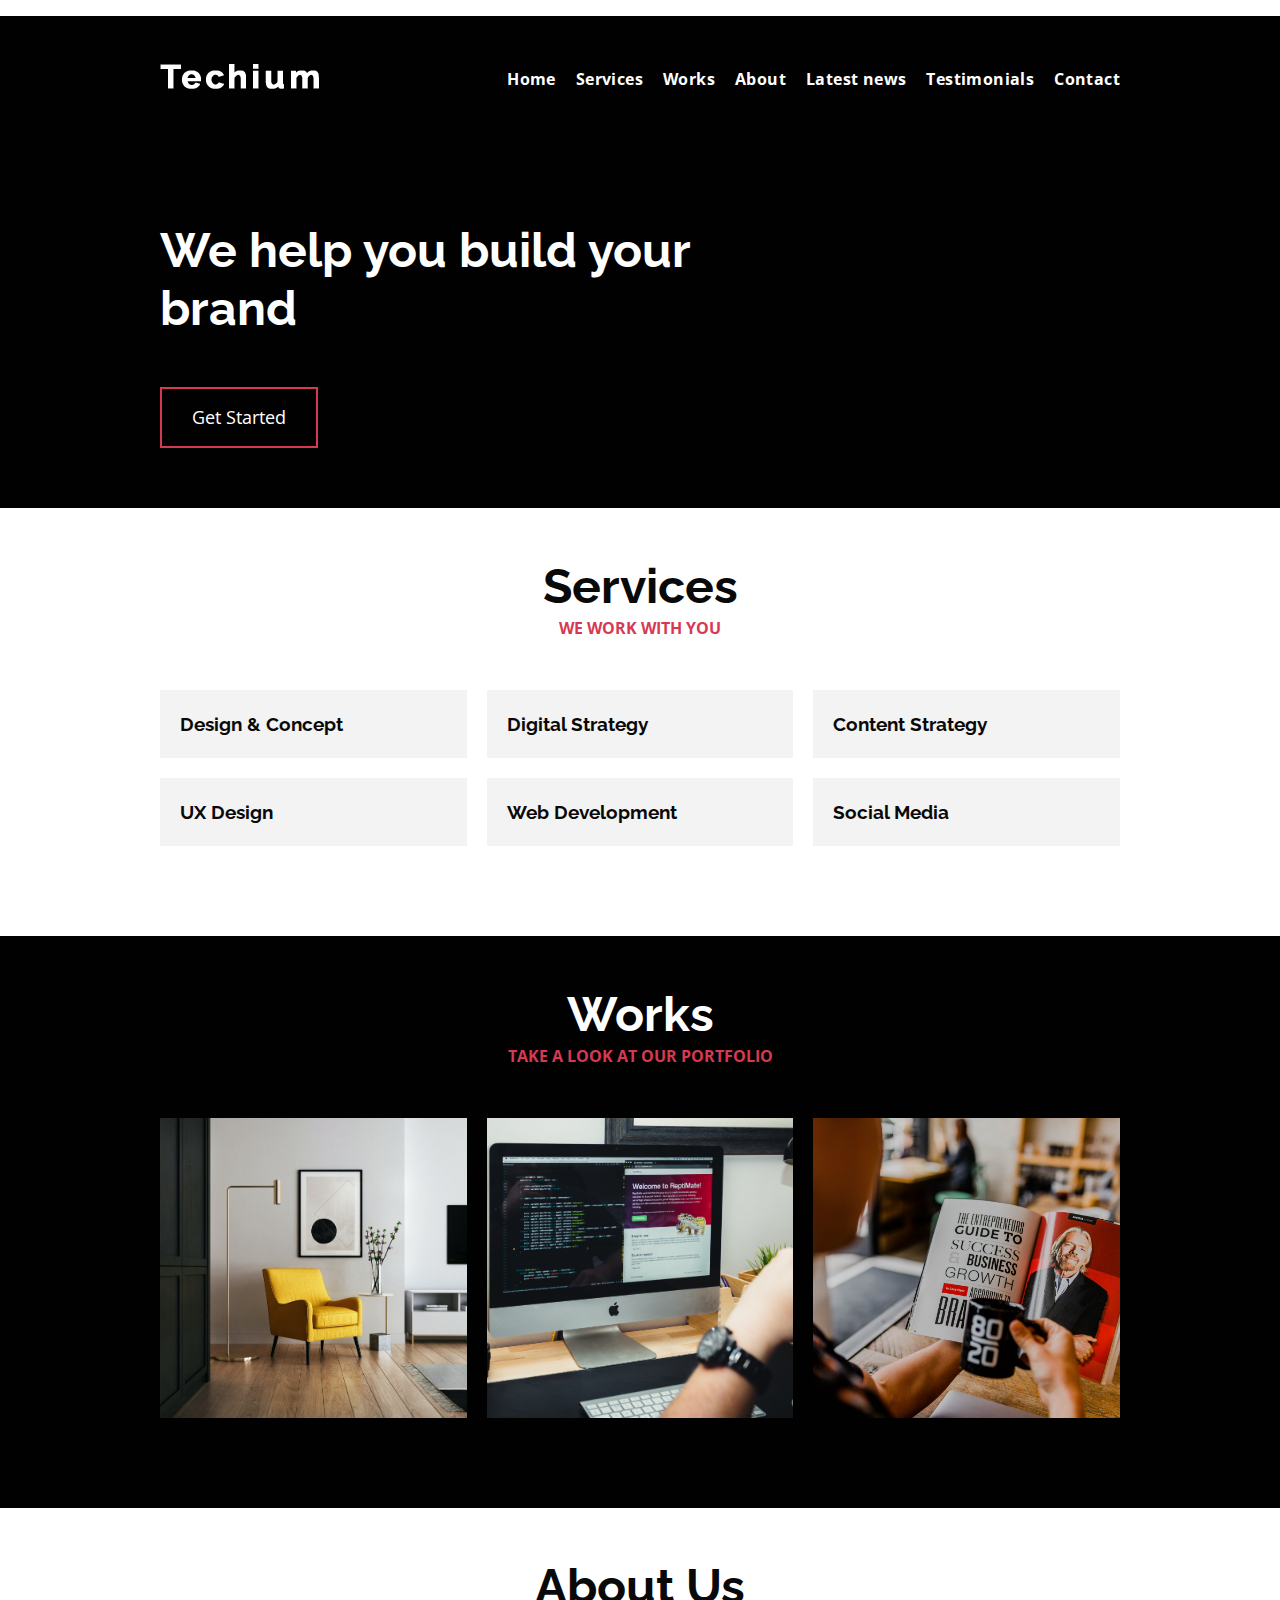
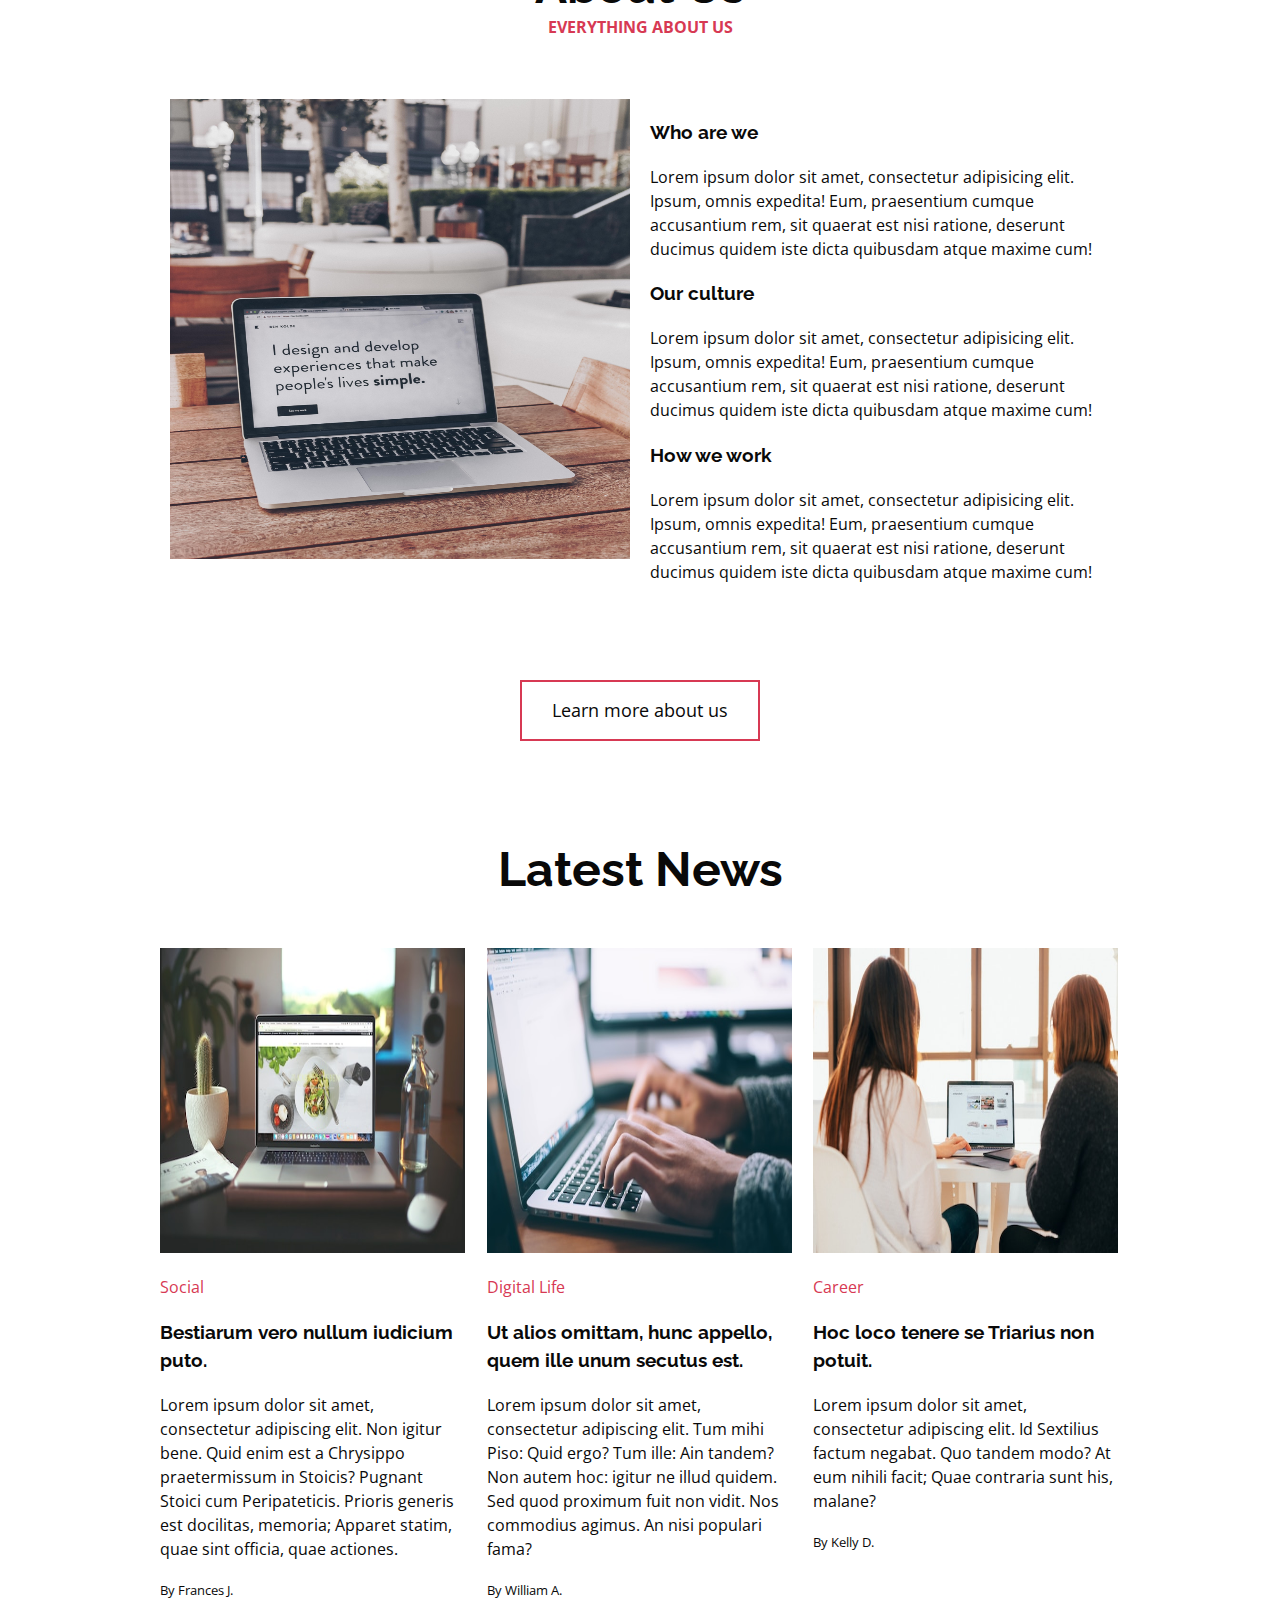
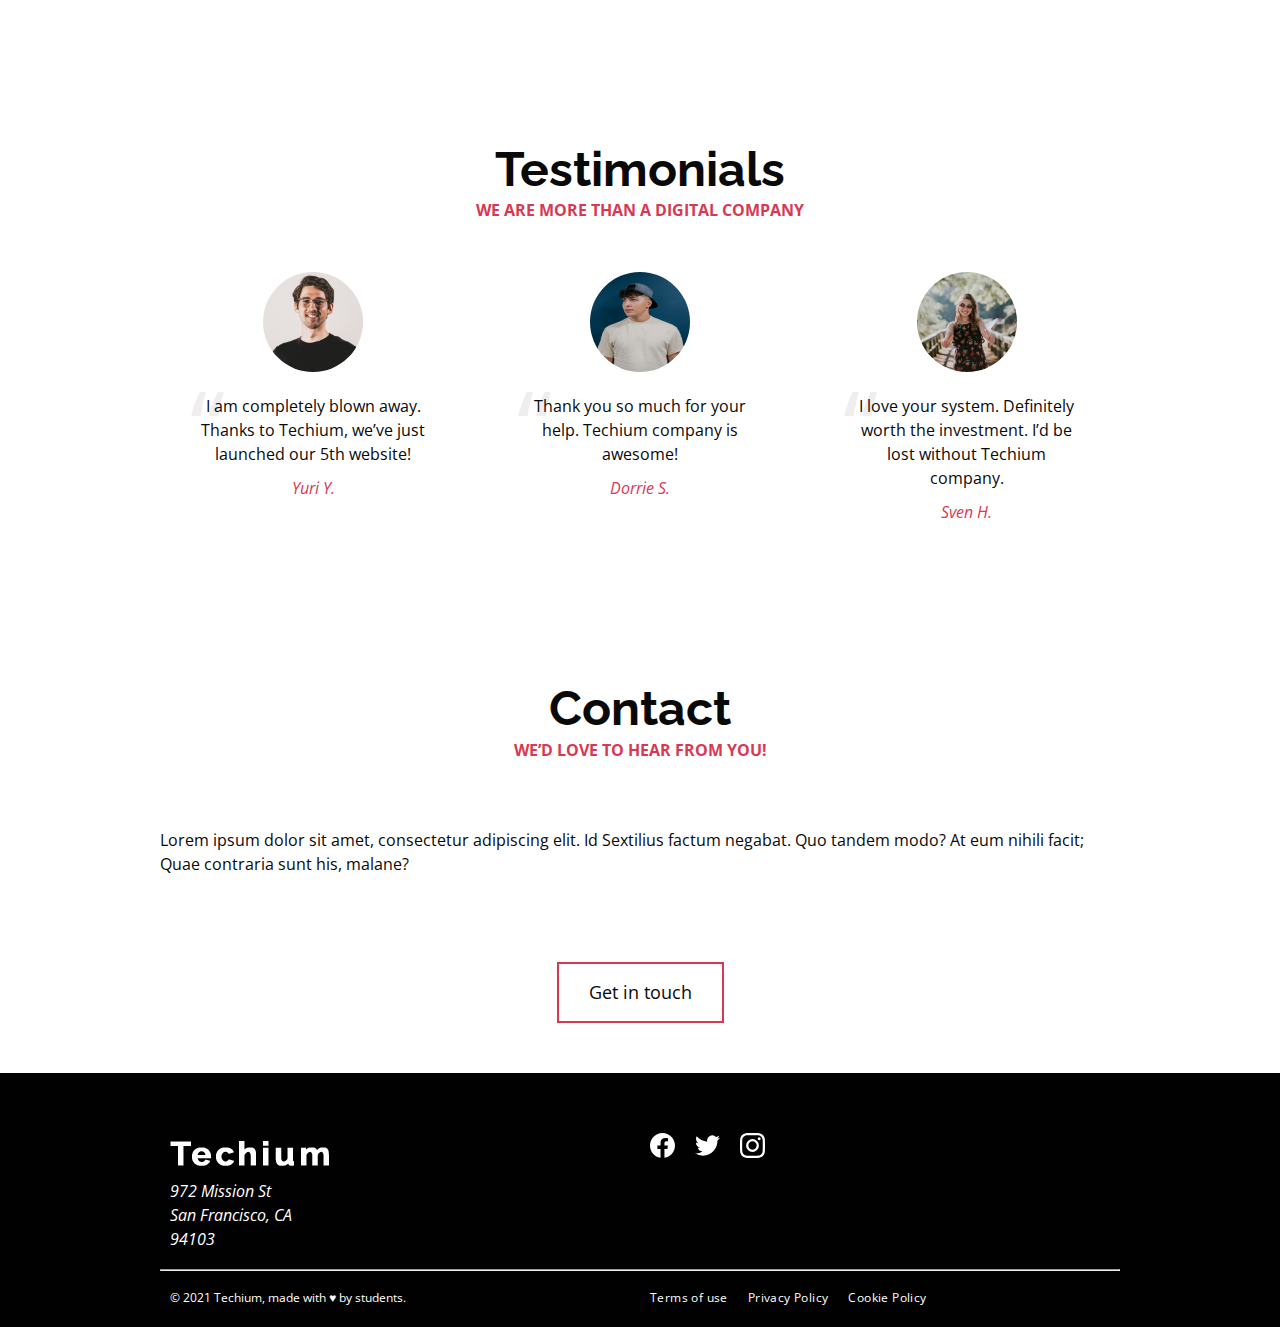
<file: flexbox/4-index.html>
<!DOCTYPE html>
<html lang="en" dir="ltr">
  <head>
    <meta charset="utf-8">
    <meta name="viewport" content="width=device-width, initial-scale=1, viewport-fit=cover">
    <title>Homepage - Techium</title>
    <meta name="description" content="Description of the page less than 150 characters">
    <link rel="icon" type="image/png" href="images/favicon.jpg">
    <link href="https://fonts.googleapis.com/css?family=Open+Sans:400,700|Raleway:700&display=swap" rel="stylesheet"></p>
    <link rel='stylesheet' href='4-styles.css'>
<p></head>
  <body>
    <!– Header –>
    <header class="header" data-section-theme="dark">
      <div class="container">
        <div class="header-container">
          <div class="header-logo">
          <a href="#">
            <img src="images/logo-white.png" alt="Techium logo" width="160" height="40">
          </a>
          </div>
          <nav class="navbar-menu">
          <ul class="nav">
            <li class="nav-item">
              <a href="#" class="nav-link">Home</a>
            </li>
            <li class="nav-item">
              <a href="#services" class="nav-link">Services</a>
            </li>
            <li class="nav-item">
              <a href="#works" class="nav-link">Works</a>
            </li>
            <li class="nav-item">
              <a href="#about" class="nav-link">About</a>
            </li>
            <li class="nav-item">
              <a href="#latest_news" class="nav-link">Latest news</a>
            </li>
            <li class="nav-item">
              <a href="#testimonials" class="nav-link">Testimonials</a>
            </li>
            <li class="nav-item">
              <a href="#contact" class="nav-link">Contact</a>
            </li>
          </ul>
          </nav>
        </div>
      </div>
    </header>
    <!– Main –>
    <main>
      <!– Hero section –>
      <section class="section-hero" data-section-theme="dark">
        <div class="container">
          <div class="section-body">
            <section class="section-inner">
              <h2 class="section-title">We help you build your brand</h2>
              <a href="#" class="button">Get Started</a>
            </section>
          </div>
        </div>
      </section>
      <!– Services section –>
      <section id="services" class="section section-services">
        <div class="container">
          <header class="section-header">
            <h2 class="section-title">Services</h2>
            <p class="section-tagline">We work with you</p>
          </header>
          <div class="section-body">
            <ul class="row">
              <li class="col-1-3">
                <div class="card-services">
                  <h3 class="card-title"><a href="#">Design & Concept</a></h3>
                </div>
              </li>
              <li class="col-1-3">
                <div class="card-services">
                  <h3 class="card-title"><a href="#">Digital Strategy</a></h3>
                </div>
              </li>
              <li class="col-1-3">
                <div class="card-services">
                  <h3 class="card-title"><a href="#">Content Strategy</a></h3>
                </div>
              </li>
              <li class="col-1-3">
                <div class="card-services">
                  <h3 class="card-title"><a href="#">UX Design</a></h3>
                </div>
              </li>
              <li class="col-1-3">
                <div class="card-services">
                  <h3 class="card-title"><a href="#">Web Development</a></h3>
                </div>
              </li>
              <li class="col-1-3">
                <div class="card-services">
                  <h3 class="card-title"><a href="#">Social Media</a></h3>
                </div>
              </li>
            </ul>
          </div>
        </div>
      </section>
      <!– Works section –>
      <section id="works" class="section section-works" data-section-theme="dark">
        <div class="container">
          <header class="section-header">
            <h2 class="section-title">Works</h2>
            <p class="section-tagline">Take a look at our portfolio</p>
          </header>
          <div class="section-body">
            <ul class="row">
              <li class="col-1-3">
                <article class="card-work">
                  <div class="card-outer">
                    <div class="card-image">
                      <img src="images/pic-work-01.jpg" alt="">
                    </div>
                    <div class="card-inner">
                      <h3 class="card-title"><a href="#">Interior Design</a></h3>
                    </div>
                  </div>
                </article>
              </li>
              <li class="col-1-3">
                <article class="card-work">
                  <div class="card-outer">
                    <div class="card-image">
                      <img src="images/pic-work-02.jpg" alt="">
                    </div>
                    <div class="card-inner">
                      <h3 class="card-title"><a href="#">Web Development</a></h3>
                    </div>
                  </div>
                </article>
              </li>
              <li class="col-1-3">
                <article class="card-work">
                  <div class="card-outer">
                    <div class="card-image">
                      <img src="images/pic-work-03.jpg" alt="">
                    </div>
                    <div class="card-inner">
                      <h3 class="card-title"><a href="#">Personal Development</a></h3>
                    </div>
                  </div>
                </article>
              </li>
            </ul>
          </div>
        </div>
      </section>
      <!– About Us section –>
      <section id="about" class="section section-about-us">
        <div class="container">
          <header class="section-header">
            <h2 class="section-title">About Us</h2>
            <p class="section-tagline">Everything about us</p>
          </header>
          <div class="section-body">
            <div class="row">
              <div class="col-1-2">
                <img src="images/pic-about-01.jpg" alt="" width="460" height="460">
              </div>
              <div class="col-1-2">
                <h3>Who are we</h3>
                <p>Lorem ipsum dolor sit amet, consectetur adipisicing elit. Ipsum, omnis expedita! Eum, praesentium cumque accusantium rem, sit quaerat est nisi ratione, deserunt ducimus quidem iste dicta quibusdam atque maxime cum!</p>
                <h3>Our culture</h3>
                <p>Lorem ipsum dolor sit amet, consectetur adipisicing elit. Ipsum, omnis expedita! Eum, praesentium cumque accusantium rem, sit quaerat est nisi ratione, deserunt ducimus quidem iste dicta quibusdam atque maxime cum!</p>
                <h3>How we work</h3>
                <p>Lorem ipsum dolor sit amet, consectetur adipisicing elit. Ipsum, omnis expedita! Eum, praesentium cumque accusantium rem, sit quaerat est nisi ratione, deserunt ducimus quidem iste dicta quibusdam atque maxime cum!</p>
              </div>
            </div>
          </div>
          <div class="section-footer">
            <a href="#" class="button">Learn more about us</a>
          </div>
        </div>
      </section>
      <!– Latest news section –>
      <section id="latest_news" class="section section-latest-news">
        <div class="container">
          <header class="section-header">
            <h2 class="section-title">Latest News</h2>
          </header>
          <div class="section-body">
            <ul class="row">
              <li class="col-1-3">
                <article class="card-blog">
                  <div>
                    <img src="images/pic-article-01.jpg" alt="" width="305" height="305">
                  </div>
                  <p class="card-category">Career</p>
                  <h3><a href="#">Hoc loco tenere se Triarius non potuit.</a></h3>
                  <p>Lorem ipsum dolor sit amet, consectetur adipiscing elit. Id Sextilius factum negabat. Quo tandem modo? At eum nihili facit; Quae contraria sunt his, malane?</p>
                  <small>By Kelly D.</small>
                </article>
              </li>
              <li class="col-1-3">
                <article class="card-blog">
                  <div>
                    <img src="images/pic-article-02.jpg" alt="" width="305" height="305">
                  </div>
                  <p class="card-category">Digital Life</p>
                  <h3><a href="#">Ut alios omittam, hunc appello, quem ille unum secutus est.</a></h3>
                  <p>Lorem ipsum dolor sit amet, consectetur adipiscing elit. Tum mihi Piso: Quid ergo? Tum ille: Ain tandem? Non autem hoc: igitur ne illud quidem. Sed quod proximum fuit non vidit. Nos commodius agimus. An nisi populari fama?</p>
                  <small>By William A.</small>
                </article>
              </li>
              <li class="col-1-3">
                <article class="card-blog">
                  <div>
                    <img src="images/pic-article-03.jpg" alt="" width="305" height="305">
                  </div>
                  <p class="card-category">Social</p>
                  <h3><a href="#">Bestiarum vero nullum iudicium puto.</a></h3>
                  <p>Lorem ipsum dolor sit amet, consectetur adipiscing elit. Non igitur bene. Quid enim est a Chrysippo praetermissum in Stoicis? Pugnant Stoici cum Peripateticis. Prioris generis est docilitas, memoria; Apparet statim, quae sint officia, quae actiones.</p>
                  <small>By Frances J.</small>
                </article>
              </li>
            </ul>
          </div>
        </div>
      </section>
      <!– Testimonials section –>
      <section id="testimonial" class="section section-testimonial">
        <div class="container">
          <header class="section-header">
            <h2 class="section-title">Testimonials</h2>
            <p class="section-tagline">We are more than a digital company</p>
          </header>
          <div class="section-body">
            <ul class="row">
              <li class="col-1-3">
                <article class="card-testimonial">
                  <img src="images/pic-person-01.jpg" alt="Yuri Y. avatar" width="100" height="100" class="card-avatar">
                  <blockquote class="card-quote">
                    <p>I am completely blown away. Thanks to Techium, we’ve just launched our 5th website!
                      <cite>Yuri Y.</cite>
                    </p>
                  </blockquote>
                </article>
              </li>
              <li class="col-1-3">
                <article class="card-testimonial">
                  <img src="images/pic-person-02.jpg" alt="Dorrie S. avatar" width="100" height="100" class="card-avatar">
                  <blockquote class="card-quote">
                    <p>Thank you so much for your help. Techium company is awesome!
                      <cite>Dorrie S.</cite>
                    </p>
                  </blockquote>
                </article>
              </li>
              <li class="col-1-3">
                <article class="card-testimonial">
                  <img src="images/pic-person-03.jpg" alt="Sven H. avatar" width="100" height="100" class="card-avatar">
                  <blockquote class="card-quote">
                    <p>I love your system. Definitely worth the investment. I’d be lost without Techium company.
                      <cite>Sven H.</cite>
                    </p>
                  </blockquote>
                </article>
              </li>
            </ul>
          </div>
        </div>
      </section>
      <!– Contact section –>
      <section id="contact" class="section section-contact">
        <div class="container">
          <header class="section-header">
            <h2 class="section-title">Contact</h2>
            <p class="section-tagline">We’d love to hear from you!</p>
          </header>
          <div class="section-body">
            <p>Lorem ipsum dolor sit amet, consectetur adipiscing elit. Id Sextilius factum negabat. Quo tandem modo? At eum nihili facit; Quae contraria sunt his, malane?</p>
          </div>
          <div class="section-footer">
            <a href="#" class="button">Get in touch</a>
          </div>
        </div>
      </section>
    </main>
    <!– Footer –>
    <footer class="footer" data-section-theme="dark">
      <div  class="container">
        <div class="row">
          <div class="col-1-2">
            <img src="images/logo-white.png" alt="Techium logo" width="160" height="40">
            <address class="footer-address">
              972 Mission St<br>
              San Francisco, CA<br>
              94103
            </address>
          </div>
          <div class="col-1-2">
            <ul class="social nav">
              <li class="social-item nav-item">
                <a href="https://www.facebook.com" class="social-link">
                  <svg viewbox="0 0 24 24" xmlns="http://www.w3.org/2000/svg" width="25" height="25">
                    <title>
                      Facebook icon
                    </title>
                    <path d="M23.998 12c0-6.628-5.372-12-11.999-12C5.372 0 0 5.372 0 12c0 5.988 4.388 10.952 10.124 11.852v-8.384H7.078v-3.469h3.046V9.356c0-3.008 1.792-4.669 4.532-4.669 1.313 0 2.686.234 2.686.234v2.953H15.83c-1.49 0-1.955.925-1.955 1.874V12h3.328l-.532 3.469h-2.796v8.384c5.736-.9 10.124-5.864 10.124-11.853z"/>
                  </svg>
                </a>
              </li>
              <li class="social-item nav-item">
                <a href="https://twitter.com" class="social-link">
                  <svg viewbox="0 0 24 24" xmlns="http://www.w3.org/2000/svg" width="25" height="25">
                    <title>
                      Twitter icon
                    </title>
                    <path d="M23.954 4.569a10 10 0 0 1-2.825.775 4.958 4.958 0 0 0 2.163-2.723c-.951.555-2.005.959-3.127 1.184a4.92 4.92 0 0 0-8.384 4.482C7.691 8.094 4.066 6.13 1.64 3.161a4.822 4.822 0 0 0-.666 2.475c0 1.71.87 3.213 2.188 4.096a4.904 4.904 0 0 1-2.228-.616v.061a4.923 4.923 0 0 0 3.946 4.827 4.996 4.996 0 0 1-2.212.085 4.937 4.937 0 0 0 4.604 3.417 9.868 9.868 0 0 1-6.102 2.105c-.39 0-.779-.023-1.17-.067a13.995 13.995 0 0 0 7.557 2.209c9.054 0 13.999-7.496 13.999-13.986 0-.209 0-.42-.015-.63a9.936 9.936 0 0 0 2.46-2.548l-.047-.02z"/>
                  </svg>
                </a>
              </li>
              <li class="social-item nav-item">
                <a href="https://www.instagram.com" class="social-link">
                  <svg viewbox="0 0 24 24" xmlns="http://www.w3.org/2000/svg" width="25" height="25">
                    <title>
                      Instagram icon
                    </title>
                    <path d="M12 0C8.74 0 8.333.015 7.053.072 5.775.132 4.905.333 4.14.63c-.789.306-1.459.717-2.126 1.384S.935 3.35.63 4.14C.333 4.905.131 5.775.072 7.053.012 8.333 0 8.74 0 12s.015 3.667.072 4.947c.06 1.277.261 2.148.558 2.913a5.885 5.885 0 0 0 1.384 2.126A5.868 5.868 0 0 0 4.14 23.37c.766.296 1.636.499 2.913.558C8.333 23.988 8.74 24 12 24s3.667-.015 4.947-.072c1.277-.06 2.148-.262 2.913-.558a5.898 5.898 0 0 0 2.126-1.384 5.86 5.86 0 0 0 1.384-2.126c.296-.765.499-1.636.558-2.913.06-1.28.072-1.687.072-4.947s-.015-3.667-.072-4.947c-.06-1.277-.262-2.149-.558-2.913a5.89 5.89 0 0 0-1.384-2.126A5.847 5.847 0 0 0 19.86.63c-.765-.297-1.636-.499-2.913-.558C15.667.012 15.26 0 12 0zm0 2.16c3.203 0 3.585.016 4.85.071 1.17.055 1.805.249 2.227.415.562.217.96.477 1.382.896.419.42.679.819.896 1.381.164.422.36 1.057.413 2.227.057 1.266.07 1.646.07 4.85s-.015 3.585-.074 4.85c-.061 1.17-.256 1.805-.421 2.227a3.81 3.81 0 0 1-.899 1.382 3.744 3.744 0 0 1-1.38.896c-.42.164-1.065.36-2.235.413-1.274.057-1.649.07-4.859.07-3.211 0-3.586-.015-4.859-.074-1.171-.061-1.816-.256-2.236-.421a3.716 3.716 0 0 1-1.379-.899 3.644 3.644 0 0 1-.9-1.38c-.165-.42-.359-1.065-.42-2.235-.045-1.26-.061-1.649-.061-4.844 0-3.196.016-3.586.061-4.861.061-1.17.255-1.814.42-2.234.21-.57.479-.96.9-1.381.419-.419.81-.689 1.379-.898.42-.166 1.051-.361 2.221-.421 1.275-.045 1.65-.06 4.859-.06l.045.03zm0 3.678a6.162 6.162 0 1 0 0 12.324 6.162 6.162 0 1 0 0-12.324zM12 16c-2.21 0-4-1.79-4-4s1.79-4 4-4 4 1.79 4 4-1.79 4-4 4zm7.846-10.405a1.441 1.441 0 0 1-2.88 0 1.44 1.44 0 0 1 2.88 0z"/>
                  </svg>
                </a>
              </li>
            </ul>
          </div>
        </div>
        <hr>
        <div class="row">
          <div class="col-1-2">
            <p class="footer-copyright">© 2021 Techium, made with ♥ by students.</p>
          </div>
          <div class="col-1-2">
            <ul class="footer-nav nav">
              <li class="footer-nav-item nav-item">
                <a href="#" class="footer-nav-link">Terms of use</a>
              </li>
              <li class="footer-nav-item nav-item">
                <a href="#" class="footer-nav-link">Privacy Policy</a>
              </li>
              <li class="footer-nav-item nav-item">
                <a href="#" class="footer-nav-link">Cookie Policy</a>
              </li>
            </ul>
          </div>
        </div>
      </div>
    </footer>
  </body>
</html>
</file>
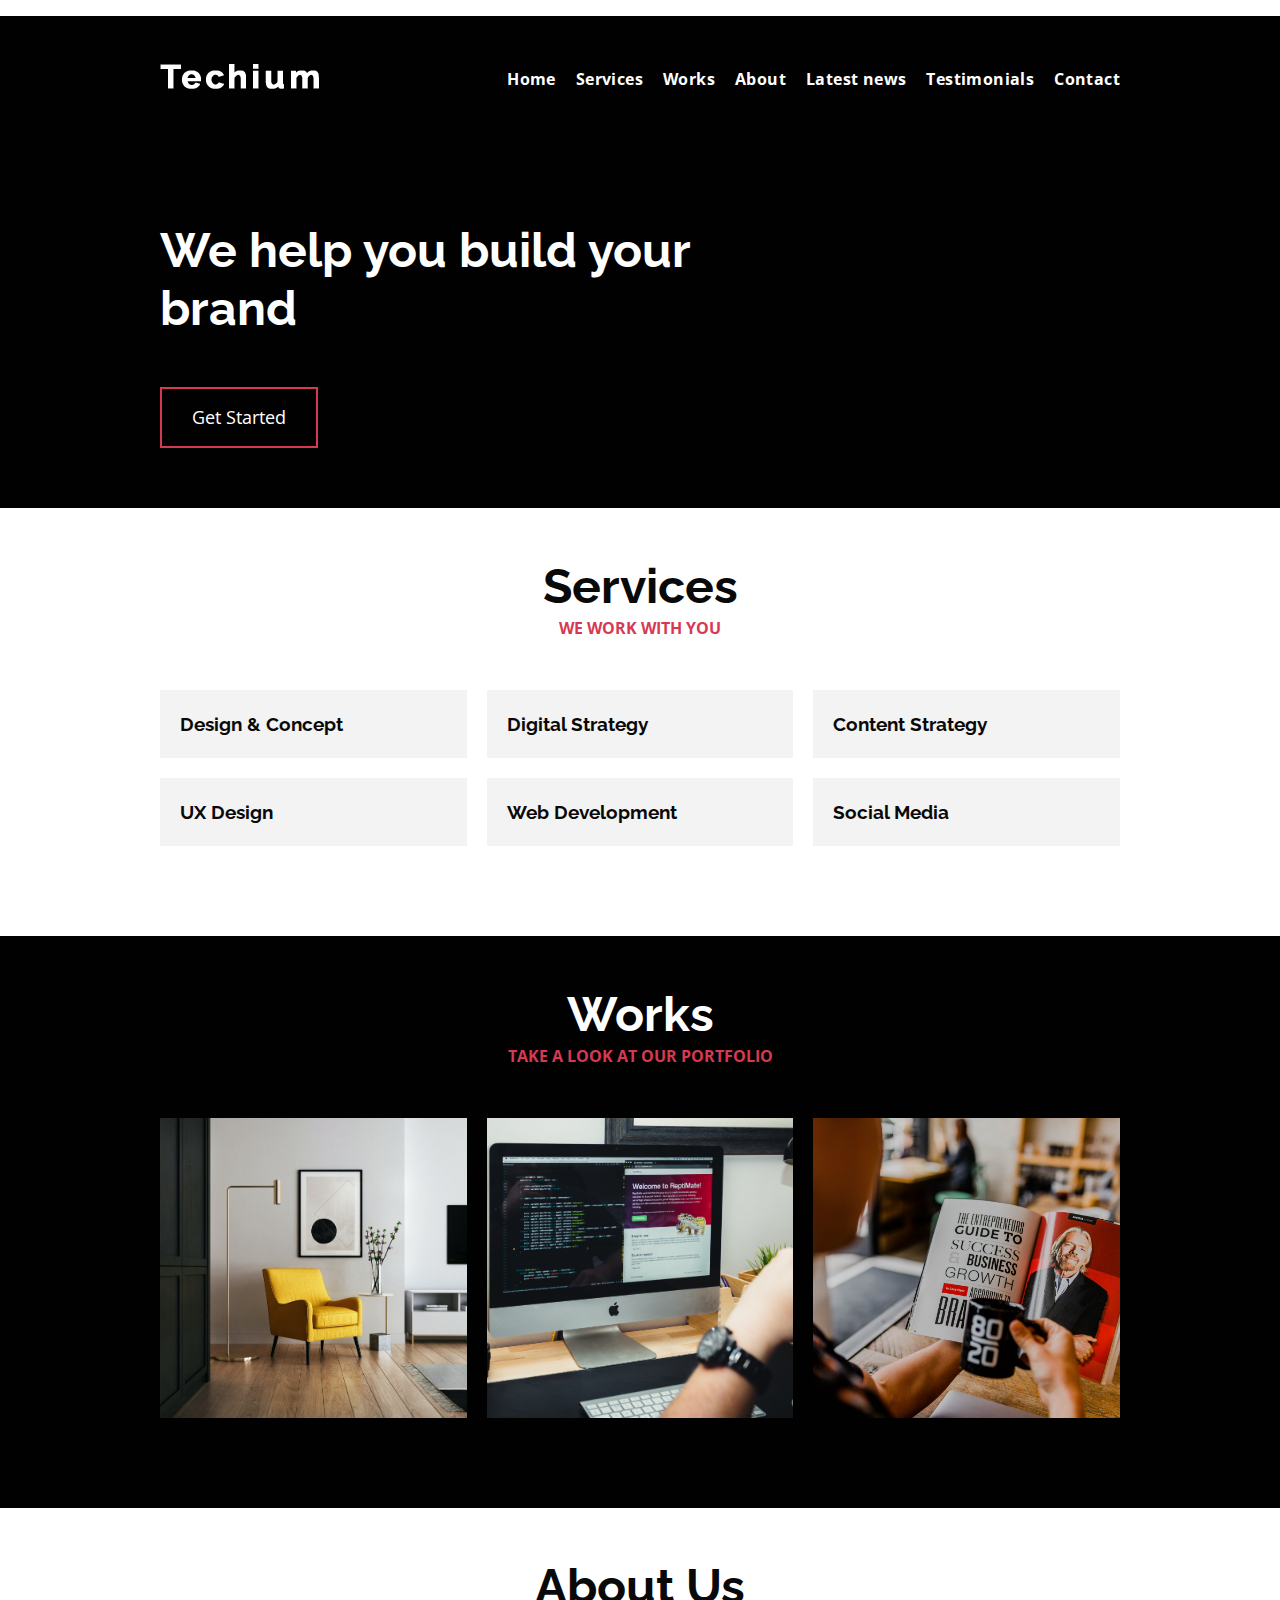
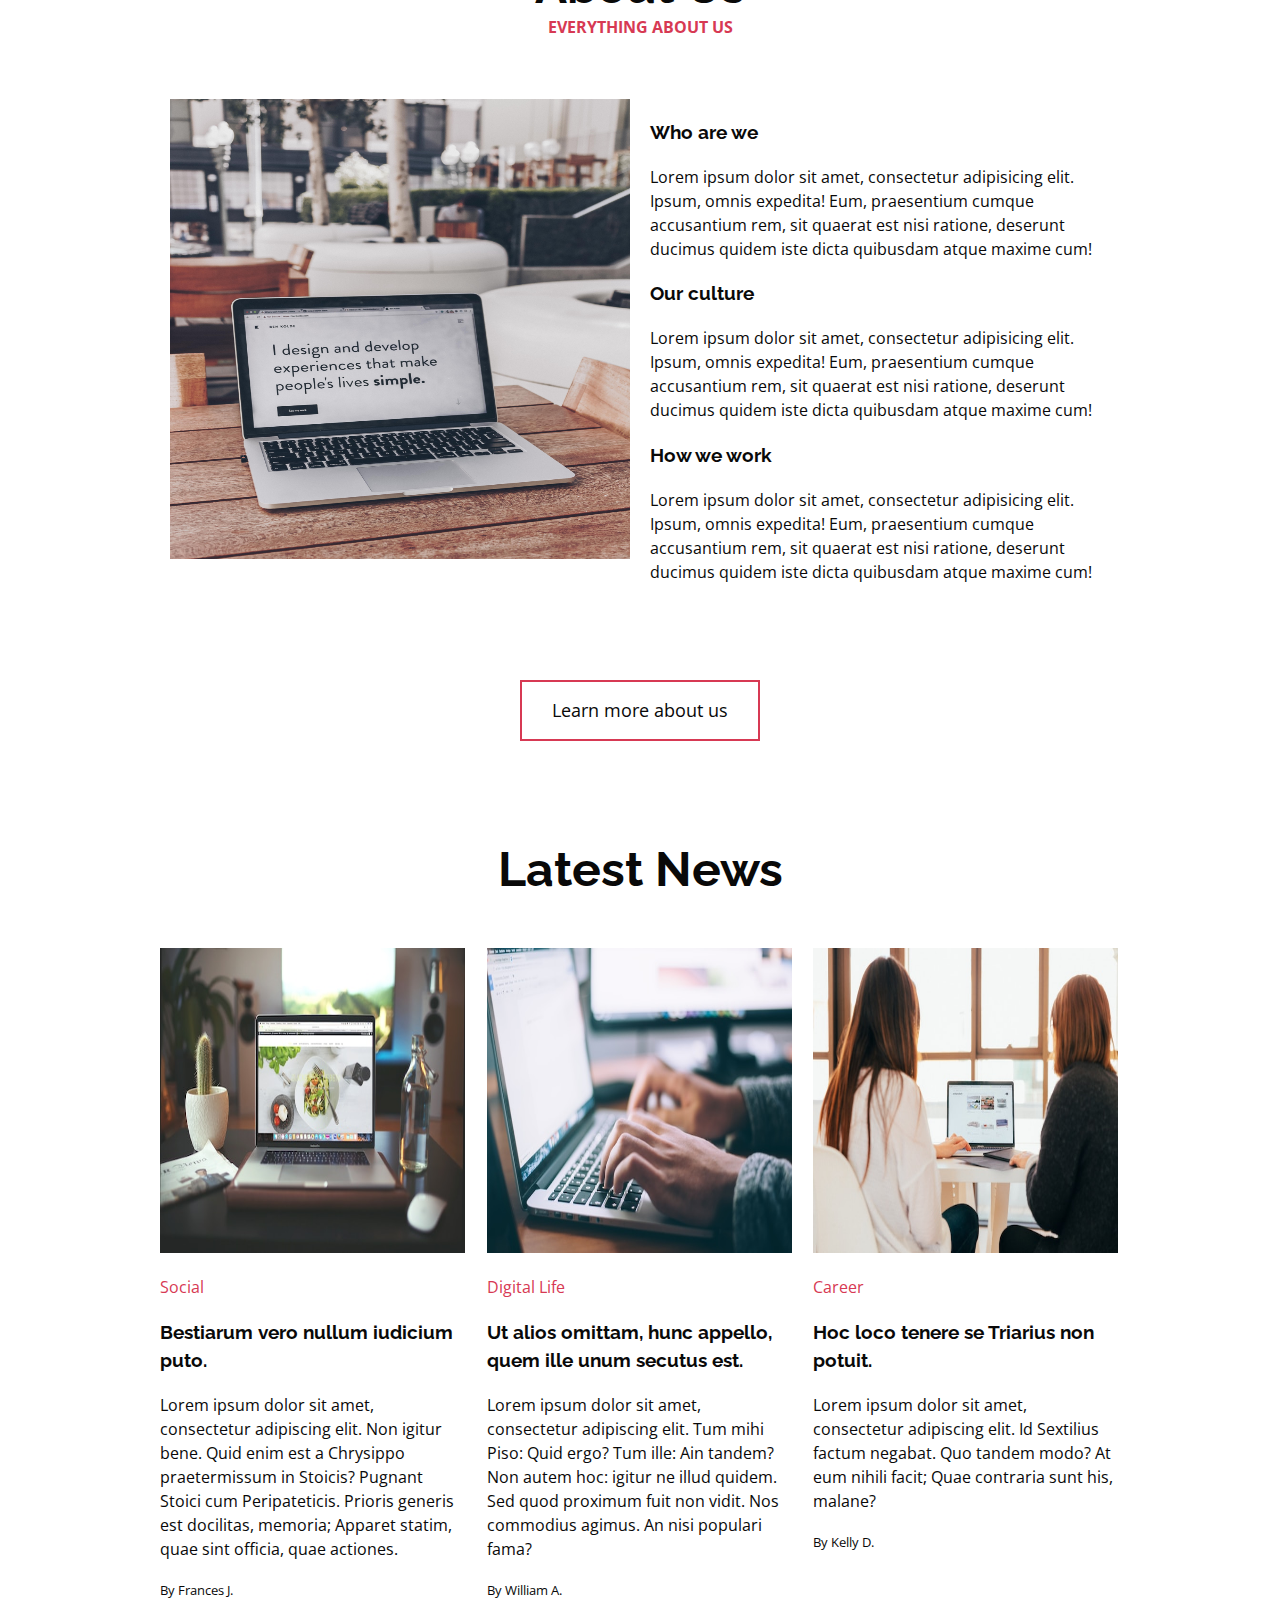
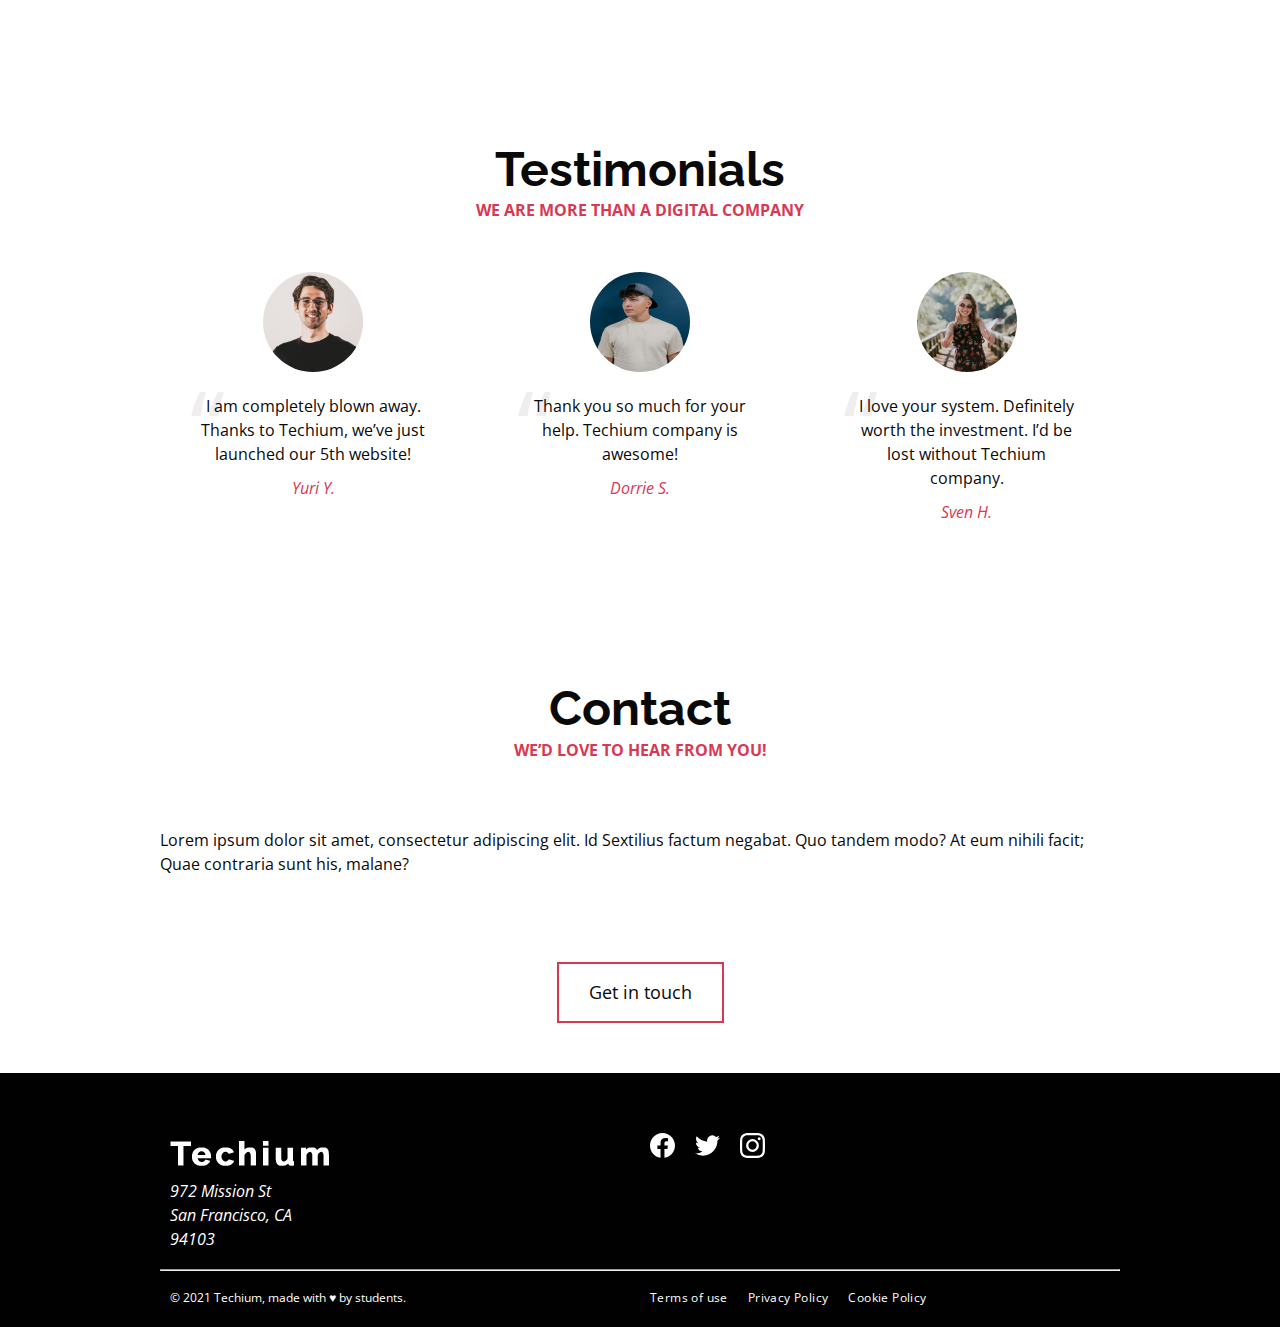
<file: flexbox/6-index.html>
<!DOCTYPE html>
<html lang="en" dir="ltr">
  <head>
    <meta charset="utf-8">
    <meta name="viewport" content="width=device-width, initial-scale=1, viewport-fit=cover">
    <title>Homepage - Techium</title>
    <meta name="description" content="Description of the page less than 150 characters">
    <link rel="icon" type="image/png" href="images/favicon.jpg">
    <link href="https://fonts.googleapis.com/css?family=Open+Sans:400,700|Raleway:700&display=swap" rel="stylesheet"></p>
    <link rel='stylesheet' href='6-styles.css'>
<p></head>
  <body>
    <!– Header –>
    <header class="header" data-section-theme="dark">
      <div class="container">
        <div class="header-container">
          <div class="header-logo">
          <a href="#">
            <img src="images/logo-white.png" alt="Techium logo" width="160" height="40">
          </a>
          </div>
          <nav class="navbar-menu">
          <ul class="nav">
            <li class="nav-item">
              <a href="#" class="nav-link">Home</a>
            </li>
            <li class="nav-item">
              <a href="#services" class="nav-link">Services</a>
            </li>
            <li class="nav-item">
              <a href="#works" class="nav-link">Works</a>
            </li>
            <li class="nav-item">
              <a href="#about" class="nav-link">About</a>
            </li>
            <li class="nav-item">
              <a href="#latest_news" class="nav-link">Latest news</a>
            </li>
            <li class="nav-item">
              <a href="#testimonials" class="nav-link">Testimonials</a>
            </li>
            <li class="nav-item">
              <a href="#contact" class="nav-link">Contact</a>
            </li>
          </ul>
          </nav>
        </div>
      </div>
    </header>
    <!– Main –>
    <main>
      <!– Hero section –>
      <section class="section-hero" data-section-theme="dark">
        <div class="container">
          <div class="section-body">
            <section class="section-inner">
              <h2 class="section-title">We help you build your brand</h2>
              <a href="#" class="button">Get Started</a>
            </section>
          </div>
        </div>
      </section>
      <!– Services section –>
      <section id="services" class="section section-services">
        <div class="container">
          <header class="section-header">
            <h2 class="section-title">Services</h2>
            <p class="section-tagline">We work with you</p>
          </header>
          <div class="section-body">
            <ul class="row">
              <li class="col-1-3">
                <div class="card-services">
                  <h3 class="card-title"><a href="#">Design & Concept</a></h3>
                </div>
              </li>
              <li class="col-1-3">
                <div class="card-services">
                  <h3 class="card-title"><a href="#">Digital Strategy</a></h3>
                </div>
              </li>
              <li class="col-1-3">
                <div class="card-services">
                  <h3 class="card-title"><a href="#">Content Strategy</a></h3>
                </div>
              </li>
              <li class="col-1-3">
                <div class="card-services">
                  <h3 class="card-title"><a href="#">UX Design</a></h3>
                </div>
              </li>
              <li class="col-1-3">
                <div class="card-services">
                  <h3 class="card-title"><a href="#">Web Development</a></h3>
                </div>
              </li>
              <li class="col-1-3">
                <div class="card-services">
                  <h3 class="card-title"><a href="#">Social Media</a></h3>
                </div>
              </li>
            </ul>
          </div>
        </div>
      </section>
      <!– Works section –>
      <section id="works" class="section section-works" data-section-theme="dark">
        <div class="container">
          <header class="section-header">
            <h2 class="section-title">Works</h2>
            <p class="section-tagline">Take a look at our portfolio</p>
          </header>
          <div class="section-body">
            <ul class="row">
              <li class="col-1-3">
                <article class="card-work">
                  <div class="card-outer">
                    <div class="card-image">
                      <img src="images/pic-work-01.jpg" alt="">
                    </div>
                    <div class="card-inner">
                      <h3 class="card-title"><a href="#">Interior Design</a></h3>
                    </div>
                  </div>
                </article>
              </li>
              <li class="col-1-3">
                <article class="card-work">
                  <div class="card-outer">
                    <div class="card-image">
                      <img src="images/pic-work-02.jpg" alt="">
                    </div>
                    <div class="card-inner">
                      <h3 class="card-title"><a href="#">Web Development</a></h3>
                    </div>
                  </div>
                </article>
              </li>
              <li class="col-1-3">
                <article class="card-work">
                  <div class="card-outer">
                    <div class="card-image">
                      <img src="images/pic-work-03.jpg" alt="">
                    </div>
                    <div class="card-inner">
                      <h3 class="card-title"><a href="#">Personal Development</a></h3>
                    </div>
                  </div>
                </article>
              </li>
            </ul>
          </div>
        </div>
      </section>
      <!– About Us section –>
      <section id="about" class="section section-about-us">
        <div class="container">
          <header class="section-header">
            <h2 class="section-title">About Us</h2>
            <p class="section-tagline">Everything about us</p>
          </header>
          <div class="section-body">
            <div class="row">
              <div class="col-1-2">
                <img src="images/pic-about-01.jpg" alt="" width="460" height="460">
              </div>
              <div class="col-1-2">
                <h3>Who are we</h3>
                <p>Lorem ipsum dolor sit amet, consectetur adipisicing elit. Ipsum, omnis expedita! Eum, praesentium cumque accusantium rem, sit quaerat est nisi ratione, deserunt ducimus quidem iste dicta quibusdam atque maxime cum!</p>
                <h3>Our culture</h3>
                <p>Lorem ipsum dolor sit amet, consectetur adipisicing elit. Ipsum, omnis expedita! Eum, praesentium cumque accusantium rem, sit quaerat est nisi ratione, deserunt ducimus quidem iste dicta quibusdam atque maxime cum!</p>
                <h3>How we work</h3>
                <p>Lorem ipsum dolor sit amet, consectetur adipisicing elit. Ipsum, omnis expedita! Eum, praesentium cumque accusantium rem, sit quaerat est nisi ratione, deserunt ducimus quidem iste dicta quibusdam atque maxime cum!</p>
              </div>
            </div>
          </div>
          <div class="section-footer">
            <a href="#" class="button">Learn more about us</a>
          </div>
        </div>
      </section>
      <!– Latest news section –>
      <section id="latest_news" class="section section-latest-news">
        <div class="container">
          <header class="section-header">
            <h2 class="section-title">Latest News</h2>
          </header>
          <div class="section-body">
            <ul class="row">
              <li class="col-1-3">
                <article class="card-blog">
                  <div>
                    <img src="images/pic-article-01.jpg" alt="" width="305" height="305">
                  </div>
                  <p class="card-category">Career</p>
                  <h3><a href="#">Hoc loco tenere se Triarius non potuit.</a></h3>
                  <p>Lorem ipsum dolor sit amet, consectetur adipiscing elit. Id Sextilius factum negabat. Quo tandem modo? At eum nihili facit; Quae contraria sunt his, malane?</p>
                  <small>By Kelly D.</small>
                </article>
              </li>
              <li class="col-1-3">
                <article class="card-blog">
                  <div>
                    <img src="images/pic-article-02.jpg" alt="" width="305" height="305">
                  </div>
                  <p class="card-category">Digital Life</p>
                  <h3><a href="#">Ut alios omittam, hunc appello, quem ille unum secutus est.</a></h3>
                  <p>Lorem ipsum dolor sit amet, consectetur adipiscing elit. Tum mihi Piso: Quid ergo? Tum ille: Ain tandem? Non autem hoc: igitur ne illud quidem. Sed quod proximum fuit non vidit. Nos commodius agimus. An nisi populari fama?</p>
                  <small>By William A.</small>
                </article>
              </li>
              <li class="col-1-3">
                <article class="card-blog">
                  <div>
                    <img src="images/pic-article-03.jpg" alt="" width="305" height="305">
                  </div>
                  <p class="card-category">Social</p>
                  <h3><a href="#">Bestiarum vero nullum iudicium puto.</a></h3>
                  <p>Lorem ipsum dolor sit amet, consectetur adipiscing elit. Non igitur bene. Quid enim est a Chrysippo praetermissum in Stoicis? Pugnant Stoici cum Peripateticis. Prioris generis est docilitas, memoria; Apparet statim, quae sint officia, quae actiones.</p>
                  <small>By Frances J.</small>
                </article>
              </li>
            </ul>
          </div>
        </div>
      </section>
      <!– Testimonials section –>
      <section id="testimonial" class="section section-testimonial">
        <div class="container">
          <header class="section-header">
            <h2 class="section-title">Testimonials</h2>
            <p class="section-tagline">We are more than a digital company</p>
          </header>
          <div class="section-body">
            <ul class="row">
              <li class="col-1-3">
                <article class="card-testimonial">
                  <img src="images/pic-person-01.jpg" alt="Yuri Y. avatar" width="100" height="100" class="card-avatar">
                  <blockquote class="card-quote">
                    <p>I am completely blown away. Thanks to Techium, we’ve just launched our 5th website!
                      <cite>Yuri Y.</cite>
                    </p>
                  </blockquote>
                </article>
              </li>
              <li class="col-1-3">
                <article class="card-testimonial">
                  <img src="images/pic-person-02.jpg" alt="Dorrie S. avatar" width="100" height="100" class="card-avatar">
                  <blockquote class="card-quote">
                    <p>Thank you so much for your help. Techium company is awesome!
                      <cite>Dorrie S.</cite>
                    </p>
                  </blockquote>
                </article>
              </li>
              <li class="col-1-3">
                <article class="card-testimonial">
                  <img src="images/pic-person-03.jpg" alt="Sven H. avatar" width="100" height="100" class="card-avatar">
                  <blockquote class="card-quote">
                    <p>I love your system. Definitely worth the investment. I’d be lost without Techium company.
                      <cite>Sven H.</cite>
                    </p>
                  </blockquote>
                </article>
              </li>
            </ul>
          </div>
        </div>
      </section>
      <!– Contact section –>
      <section id="contact" class="section section-contact">
        <div class="container">
          <header class="section-header">
            <h2 class="section-title">Contact</h2>
            <p class="section-tagline">We’d love to hear from you!</p>
          </header>
          <div class="section-body">
            <p>Lorem ipsum dolor sit amet, consectetur adipiscing elit. Id Sextilius factum negabat. Quo tandem modo? At eum nihili facit; Quae contraria sunt his, malane?</p>
          </div>
          <div class="section-footer">
            <a href="#" class="button">Get in touch</a>
          </div>
        </div>
      </section>
    </main>
    <!– Footer –>
    <footer class="footer" data-section-theme="dark">
      <div  class="container">
        <div class="row">
          <div class="col-1-2">
            <img src="images/logo-white.png" alt="Techium logo" width="160" height="40">
            <address class="footer-address">
              972 Mission St<br>
              San Francisco, CA<br>
              94103
            </address>
          </div>
          <div class="col-1-2">
            <ul class="social nav">
              <li class="social-item nav-item">
                <a href="https://www.facebook.com" class="social-link">
                  <svg viewbox="0 0 24 24" xmlns="http://www.w3.org/2000/svg" width="25" height="25">
                    <title>
                      Facebook icon
                    </title>
                    <path d="M23.998 12c0-6.628-5.372-12-11.999-12C5.372 0 0 5.372 0 12c0 5.988 4.388 10.952 10.124 11.852v-8.384H7.078v-3.469h3.046V9.356c0-3.008 1.792-4.669 4.532-4.669 1.313 0 2.686.234 2.686.234v2.953H15.83c-1.49 0-1.955.925-1.955 1.874V12h3.328l-.532 3.469h-2.796v8.384c5.736-.9 10.124-5.864 10.124-11.853z"/>
                  </svg>
                </a>
              </li>
              <li class="social-item nav-item">
                <a href="https://twitter.com" class="social-link">
                  <svg viewbox="0 0 24 24" xmlns="http://www.w3.org/2000/svg" width="25" height="25">
                    <title>
                      Twitter icon
                    </title>
                    <path d="M23.954 4.569a10 10 0 0 1-2.825.775 4.958 4.958 0 0 0 2.163-2.723c-.951.555-2.005.959-3.127 1.184a4.92 4.92 0 0 0-8.384 4.482C7.691 8.094 4.066 6.13 1.64 3.161a4.822 4.822 0 0 0-.666 2.475c0 1.71.87 3.213 2.188 4.096a4.904 4.904 0 0 1-2.228-.616v.061a4.923 4.923 0 0 0 3.946 4.827 4.996 4.996 0 0 1-2.212.085 4.937 4.937 0 0 0 4.604 3.417 9.868 9.868 0 0 1-6.102 2.105c-.39 0-.779-.023-1.17-.067a13.995 13.995 0 0 0 7.557 2.209c9.054 0 13.999-7.496 13.999-13.986 0-.209 0-.42-.015-.63a9.936 9.936 0 0 0 2.46-2.548l-.047-.02z"/>
                  </svg>
                </a>
              </li>
              <li class="social-item nav-item">
                <a href="https://www.instagram.com" class="social-link">
                  <svg viewbox="0 0 24 24" xmlns="http://www.w3.org/2000/svg" width="25" height="25">
                    <title>
                      Instagram icon
                    </title>
                    <path d="M12 0C8.74 0 8.333.015 7.053.072 5.775.132 4.905.333 4.14.63c-.789.306-1.459.717-2.126 1.384S.935 3.35.63 4.14C.333 4.905.131 5.775.072 7.053.012 8.333 0 8.74 0 12s.015 3.667.072 4.947c.06 1.277.261 2.148.558 2.913a5.885 5.885 0 0 0 1.384 2.126A5.868 5.868 0 0 0 4.14 23.37c.766.296 1.636.499 2.913.558C8.333 23.988 8.74 24 12 24s3.667-.015 4.947-.072c1.277-.06 2.148-.262 2.913-.558a5.898 5.898 0 0 0 2.126-1.384 5.86 5.86 0 0 0 1.384-2.126c.296-.765.499-1.636.558-2.913.06-1.28.072-1.687.072-4.947s-.015-3.667-.072-4.947c-.06-1.277-.262-2.149-.558-2.913a5.89 5.89 0 0 0-1.384-2.126A5.847 5.847 0 0 0 19.86.63c-.765-.297-1.636-.499-2.913-.558C15.667.012 15.26 0 12 0zm0 2.16c3.203 0 3.585.016 4.85.071 1.17.055 1.805.249 2.227.415.562.217.96.477 1.382.896.419.42.679.819.896 1.381.164.422.36 1.057.413 2.227.057 1.266.07 1.646.07 4.85s-.015 3.585-.074 4.85c-.061 1.17-.256 1.805-.421 2.227a3.81 3.81 0 0 1-.899 1.382 3.744 3.744 0 0 1-1.38.896c-.42.164-1.065.36-2.235.413-1.274.057-1.649.07-4.859.07-3.211 0-3.586-.015-4.859-.074-1.171-.061-1.816-.256-2.236-.421a3.716 3.716 0 0 1-1.379-.899 3.644 3.644 0 0 1-.9-1.38c-.165-.42-.359-1.065-.42-2.235-.045-1.26-.061-1.649-.061-4.844 0-3.196.016-3.586.061-4.861.061-1.17.255-1.814.42-2.234.21-.57.479-.96.9-1.381.419-.419.81-.689 1.379-.898.42-.166 1.051-.361 2.221-.421 1.275-.045 1.65-.06 4.859-.06l.045.03zm0 3.678a6.162 6.162 0 1 0 0 12.324 6.162 6.162 0 1 0 0-12.324zM12 16c-2.21 0-4-1.79-4-4s1.79-4 4-4 4 1.79 4 4-1.79 4-4 4zm7.846-10.405a1.441 1.441 0 0 1-2.88 0 1.44 1.44 0 0 1 2.88 0z"/>
                  </svg>
                </a>
              </li>
            </ul>
          </div>
        </div>
        <hr>
        <div class="row">
          <div class="col-1-2">
            <p class="footer-copyright">© 2021 Techium, made with ♥ by students.</p>
          </div>
          <div class="col-1-2">
            <ul class="footer-nav nav">
              <li class="footer-nav-item nav-item">
                <a href="#" class="footer-nav-link">Terms of use</a>
              </li>
              <li class="footer-nav-item nav-item">
                <a href="#" class="footer-nav-link">Privacy Policy</a>
              </li>
              <li class="footer-nav-item nav-item">
                <a href="#" class="footer-nav-link">Cookie Policy</a>
              </li>
            </ul>
          </div>
        </div>
      </div>
    </footer>
  </body>
</html>
</file>
<file: css_advanced/style.css>
*, *:before, *:after {
    box-sizing: border-box;
    margin: 0;
  }
  
html {
scroll-behavior: smooth;
}

.container{
    background-image: url(images/Object.png);
    background-size: cover;
    background-position: center;
    color: white;
    padding-bottom: 50px;
}

header{
    padding: 35px;
}

.navigation{
    display: flex;
    justify-content: space-between;
    align-items: center;
}

nav a{
    text-decoration: none;
    color: white;
    padding-right: 5px;
    font-weight: bold;
}
.section-cont{
    text-align: center;
    margin-top: 10vh;
}

h1{
    font-size: 120px;
    font-weight: 700px;
    text-align: center;
}

.sub{
    display: flex;
    justify-content: center;
}

.sub h3{
    padding: 10px;
}

.sub-btn{
   text-align: center;
   background-color: #C271FF;
   padding: 5px;
   box-shadow: 0px 2px 20px 0px #00000080;
   width: 162px;
   height: 44px;
   color: white;
    border-radius: 50px;
    font-weight: bold;
}

.section-sub3{
    text-align: center;
    margin-top: 150px;
    font-weight: bold;
}

.sect3-span{
    color: #C271FF;
}

.pro-cont{
    display: flex;
    justify-content: center;
    gap: 20px;
    flex-wrap: wrap;
}

.pro-sub-cont{
    text-align: center;
    margin-top: 20px;
}

.pro-name{
    font-size: 15px;
    font-weight: bold;
    margin-top: 5px;
}

.pro-text{
    font-size: 12px;
}

.pro-img{
    width: 100px;
    height: 100px;
    border-radius: 50%;
}

.testimonial{
    background: #C271FF;
    color: white;
}

.testimonial-cont{
    display: flex;
    justify-content: center;
    align-items: center;
    gap: 20px;
    padding: 50px;
}

.a-name{
    padding-top: 20px;
    font-weight: bold;
}

.a-pos{
    font-style: italic;
}

.sect4-h1{
    margin-top: 50px;
    font-size: 25px;
    font-weight: bold;
}

.sect4-span{
    color: #C271FF;
}

/** Tutorial Section **/

.tutorial-cont{
    display: flex;
    flex-wrap: wrap;
    justify-content: space-around;
    gap: 30px;
    margin-top: 50px;
    width: auto;
}

.tutorial-sub-cont{
    text-align: center;
    width: auto;
}

.tutorial-img-cont{
    position: relative;
}

.tutorial-img{

}

.play-img{
    position: absolute;
    top: 50%;
    left: 50%;
    transform: translate(-50%, -50%);
}

.tutorial-title{
    font-size: 16px;
    text-align: left;

}

.tutorial-description{
    font-size: 14px;
    word-wrap: break-word;
    text-align: left;
    line-height: 24px;
}

.tutorial-info{
    padding-left: 9px;
    padding-top: 10px;
    padding-bottom: 10px;
}

.rating-cont{
    display: flex;
    margin-top: 3px;
    padding-left: 5px;
}

.rating-person{
    height: 30px;
    width: 30px;
    margin-right: 20px;
}

.rating-person-name, .rating-time{
    font-size: 14px;
    line-height: 27px;
    color: #C271FF;
}

.rating-cont-2{
    display: flex;
    justify-content: space-between;
    margin-top: 10px;
    padding-left: 5px;
}

.rating-img{
    height: 15px;
}

.membership-sect{
    background: #071629;
    text-align: center;
}

.membership-title{
    padding-top: 50px;
    font-family: Source Sans Pro;
    font-size: 32px;
    font-weight: 300;
    line-height: 40px;
    letter-spacing: 0px;
    text-align: center;
    color: white;
    font-family: Source Sans Pro;
    font-size: 32px;
    font-weight: 700;
    line-height: 40px;
    letter-spacing: 0px;
    text-align: center;

}

.membership-cont{
    margin-top: 40px;
    display: flex;
    justify-content: center;
    gap: 20px;
    flex-wrap: wrap;
}

.membership-info{
    text-align: center;
    color: white;
}

.membership-title-span{
    color: #C271FF;
}

.membership-info-title{
    font-family: Source Sans Pro;
    font-size: 18px;
    font-weight: 600;
    line-height: 26px;
    letter-spacing: 0px;
    text-align: center;

}

.membership-info-text{
    font-family: Source Sans Pro;
    font-size: 14px;
    font-weight: 400;
    line-height: 26px;
    letter-spacing: 0px;
    text-align: center;

}

.membership-btn{
    background-color: #C271FF;
    padding: 5px;
    box-shadow: 0px 2px 20px 0px #00000080;
    width: 162px;
    height: 44px;
    color: white;
    border-radius: 50px;
    font-weight: bold;
    margin-top: 30px;
    margin-bottom: 30px;
}

.faq{
    font-family: Source Sans Pro;
    font-size: 60px;
    font-weight: 300;
    line-height: 75px;
    letter-spacing: 0px;
    text-align: center;
    color: #071629;
    margin-top: 50px;
}

.faq-cont{
    display: flex;
    justify-content: space-around;
    margin: 50px;
    gap: 20px;
}

.faq-title{
    font-family: Source Sans Pro;
    font-size: 16px;
    font-weight: 700;
    line-height: 20px;
    letter-spacing: 0px;
    text-align: left;
    margin-bottom: 10px;
}

.faq-text{
    font-family: Source Sans Pro;
    font-size: 14px;
    font-weight: 400;
    line-height: 24px;
    letter-spacing: 0px;
    text-align: left;
    word-wrap: break-word;
    margin-bottom: 10px;
}

footer{
    background: #071629;
    color: white;
    padding-left: 50px;
    padding-right: 50px;
    padding-top: 80px;
    padding-bottom: 0px;
}

.copyright{
    font-family: Source Sans Pro;
    font-size: 12px;
    font-weight: 400;
    line-height: 15px;
    letter-spacing: 0px;
    text-align: center;
    padding-bottom: 20px;
    margin-top: 20px;
}

.footer-imgs{
    display: flex;
    justify-content: space-between
}

.footer-social-link-icon{
    height: 30px;
    width: 30px;
    margin-right: 20px;
}
</file>
<file: flexbox/0-styles.css>
<!DOCTYPE html>
<html lang="en" dir="ltr">
  <head>
    <meta charset="utf-8">
    <meta name="viewport" content="width=device-width, initial-scale=1, viewport-fit=cover">
    <title>Article - Techium</title>
    <meta name="description" content="Description of the page less than 150 characters">
    <link rel="icon" type="image/jpg" href="../images/favicon.jpg">
    <link href="https://fonts.googleapis.com/css?family=Open+Sans:400,700|Raleway:700&display=swap" rel="stylesheet">
    <link rel="stylesheet" href="0-styles.css">
  </head>
  <body>
    <!– Header –>
    <header class="header" data-section-theme="dark">
      <div class="container">
        <div class="header-container">
          <div class="header-logo">
            <a href="/">
              <img src="images/logo-white.png" alt="Techium logo" width="160" height="40">
            </a>
          </div>
          <nav class="navbar-menu">
            <ul class="nav">
              <li class="nav-item">
                <a href="/" class="nav-link">Home</a>
              </li>
              <li class="nav-item">
                <a href="#services" class="nav-link">Services</a>
              </li>
              <li class="nav-item">
                <a href="#works" class="nav-link">Works</a>
              </li>
              <li class="nav-item">
                <a href="#about" class="nav-link">About</a>
              </li>
              <li class="nav-item">
                <a href="#latest_news" class="nav-link">Latest news</a>
              </li>
              <li class="nav-item">
                <a href="#testimonials" class="nav-link">Testimonials</a>
              </li>
              <li class="nav-item">
                <a href="#contact" class="nav-link">Contact</a>
              </li>
            </ul>
          </nav>
        </div>
      </div>
    </header>
    <!– Main –>
    <main>
      <!– Hero section –>
      <header class="section-hero" data-section-theme="dark">
        <div class="container">
          <div class="section-body">
            <section class="section-inner">
            </section>
          </div>
        </div>
      </header>
    </main>
    <!– Footer –>
    <footer class="footer" data-section-theme="dark">
      <div  class="container">
        <div class="row">
          <div class="col-1-2">
            <img src="images/logo-white.png" alt="Techium logo" width="160" height="40">
            <address class="footer-address">
              234 Washington Street<br>
              Urbana, Illinois
            </address>
          </div>
          <div class="col-1-2">
            <ul class="social nav">
              <li class="social-item nav-item">
                <a href="https://www.facebook.com" class="social-link">
                  <svg viewbox="0 0 24 24" xmlns="http://www.w3.org/2000/svg" width="25" height="25">
                    <title>
                      Facebook icon
                    </title>
                    <path d="M23.998 12c0-6.628-5.372-12-11.999-12C5.372 0 0 5.372 0 12c0 5.988 4.388 10.952 10.124 11.852v-8.384H7.078v-3.469h3.046V9.356c0-3.008 1.792-4.669 4.532-4.669 1.313 0 2.686.234 2.686.234v2.953H15.83c-1.49 0-1.955.925-1.955 1.874V12h3.328l-.532 3.469h-2.796v8.384c5.736-.9 10.124-5.864 10.124-11.853z"/>
                  </svg>
                </a>
              </li>
              <li class="social-item nav-item">
                <a href="https://twitter.com" class="social-link">
                  <svg viewbox="0 0 24 24" xmlns="http://www.w3.org/2000/svg" width="25" height="25">
                    <title>
                      Twitter icon
                    </title>
                    <path d="M23.954 4.569a10 10 0 0 1-2.825.775 4.958 4.958 0 0 0 2.163-2.723c-.951.555-2.005.959-3.127 1.184a4.92 4.92 0 0 0-8.384 4.482C7.691 8.094 4.066 6.13 1.64 3.161a4.822 4.822 0 0 0-.666 2.475c0 1.71.87 3.213 2.188 4.096a4.904 4.904 0 0 1-2.228-.616v.061a4.923 4.923 0 0 0 3.946 4.827 4.996 4.996 0 0 1-2.212.085 4.937 4.937 0 0 0 4.604 3.417 9.868 9.868 0 0 1-6.102 2.105c-.39 0-.779-.023-1.17-.067a13.995 13.995 0 0 0 7.557 2.209c9.054 0 13.999-7.496 13.999-13.986 0-.209 0-.42-.015-.63a9.936 9.936 0 0 0 2.46-2.548l-.047-.02z"/>
                  </svg>
                </a>
              </li>
              <li class="social-item nav-item">
                <a href="https://www.instagram.com" class="social-link">
                  <svg viewbox="0 0 24 24" xmlns="http://www.w3.org/2000/svg" width="25" height="25">
                    <title>
                      Instagram icon
                    </title>
                    <path d="M12 0C8.74 0 8.333.015 7.053.072 5.775.132 4.905.333 4.14.63c-.789.306-1.459.717-2.126 1.384S.935 3.35.63 4.14C.333 4.905.131 5.775.072 7.053.012 8.333 0 8.74 0 12s.015 3.667.072 4.947c.06 1.277.261 2.148.558 2.913a5.885 5.885 0 0 0 1.384 2.126A5.868 5.868 0 0 0 4.14 23.37c.766.296 1.636.499 2.913.558C8.333 23.988 8.74 24 12 24s3.667-.015 4.947-.072c1.277-.06 2.148-.262 2.913-.558a5.898 5.898 0 0 0 2.126-1.384 5.86 5.86 0 0 0 1.384-2.126c.296-.765.499-1.636.558-2.913.06-1.28.072-1.687.072-4.947s-.015-3.667-.072-4.947c-.06-1.277-.262-2.149-.558-2.913a5.89 5.89 0 0 0-1.384-2.126A5.847 5.847 0 0 0 19.86.63c-.765-.297-1.636-.499-2.913-.558C15.667.012 15.26 0 12 0zm0 2.16c3.203 0 3.585.016 4.85.071 1.17.055 1.805.249 2.227.415.562.217.96.477 1.382.896.419.42.679.819.896 1.381.164.422.36 1.057.413 2.227.057 1.266.07 1.646.07 4.85s-.015 3.585-.074 4.85c-.061 1.17-.256 1.805-.421 2.227a3.81 3.81 0 0 1-.899 1.382 3.744 3.744 0 0 1-1.38.896c-.42.164-1.065.36-2.235.413-1.274.057-1.649.07-4.859.07-3.211 0-3.586-.015-4.859-.074-1.171-.061-1.816-.256-2.236-.421a3.716 3.716 0 0 1-1.379-.899 3.644 3.644 0 0 1-.9-1.38c-.165-.42-.359-1.065-.42-2.235-.045-1.26-.061-1.649-.061-4.844 0-3.196.016-3.586.061-4.861.061-1.17.255-1.814.42-2.234.21-.57.479-.96.9-1.381.419-.419.81-.689 1.379-.898.42-.166 1.051-.361 2.221-.421 1.275-.045 1.65-.06 4.859-.06l.045.03zm0 3.678a6.162 6.162 0 1 0 0 12.324 6.162 6.162 0 1 0 0-12.324zM12 16c-2.21 0-4-1.79-4-4s1.79-4 4-4 4 1.79 4 4-1.79 4-4 4zm7.846-10.405a1.441 1.441 0 0 1-2.88 0 1.44 1.44 0 0 1 2.88 0z"/>
                  </svg>
                </a>
              </li>
            </ul>
          </div>
        </div>
        <hr>
        <div class="row">
          <div class="col-1-2">
            <p class="footer-copyright">© 2020 Techium, made with ♥ by students</p>
          </div>
          <div class="col-1-2">
            <ul class="footer-nav nav">
              <li class="footer-nav-item nav-item">
                <a href="#" class="footer-nav-link">Terms of use</a>
              </li>
              <li class="footer-nav-item nav-item">
                <a href="#" class="footer-nav-link">Privacy Policy</a>
              </li>
              <li class="footer-nav-item nav-item">
                <a href="#" class="footer-nav-link">Cookie Policy</a>
              </li>
            </ul>
          </div>
        </div>
      </div>
    </footer>
  </body>
</html>
</file>
<file: flexbox/1-styles.css>
/* SUMMARY
    1. GLOBAL
    2. LAYOUT
    3. SECTION
    4. CARD
*/

/*** 1. GLOBAL ***/

/* Reset / Normalize
   ============================= */

/*! normalize.css v8.0.1 | MIT License | github.com/necolas/normalize.css */html{line-height:1.15;-webkit-text-size-adjust:100%}body{margin:0}main{display:block}h1{font-size:2em;margin:.67em 0}hr{box-sizing:content-box;height:0;overflow:visible}pre{font-family:monospace,monospace;font-size:1em}a{background-color:transparent}abbr[title]{border-bottom:none;text-decoration:underline;text-decoration:underline dotted}b,strong{font-weight:bolder}code,kbd,samp{font-family:monospace,monospace;font-size:1em}small{font-size:80%}sub,sup{font-size:75%;line-height:0;position:relative;vertical-align:baseline}sub{bottom:-.25em}sup{top:-.5em}img{border-style:none}button,input,optgroup,select,textarea{font-family:inherit;font-size:100%;line-height:1.15;margin:0}button,input{overflow:visible}button,select{text-transform:none}[type=button],[type=reset],[type=submit],button{-webkit-appearance:button}[type=button]::-moz-focus-inner,[type=reset]::-moz-focus-inner,[type=submit]::-moz-focus-inner,button::-moz-focus-inner{border-style:none;padding:0}[type=button]:-moz-focusring,[type=reset]:-moz-focusring,[type=submit]:-moz-focusring,button:-moz-focusring{outline:1px dotted ButtonText}fieldset{padding:.35em .75em .625em}legend{box-sizing:border-box;color:inherit;display:table;max-width:100%;padding:0;white-space:normal}progress{vertical-align:baseline}textarea{overflow:auto}[type=checkbox],[type=radio]{box-sizing:border-box;padding:0}[type=number]::-webkit-inner-spin-button,[type=number]::-webkit-outer-spin-button{height:auto}[type=search]{-webkit-appearance:textfield;outline-offset:-2px}[type=search]::-webkit-search-decoration{-webkit-appearance:none}::-webkit-file-upload-button{-webkit-appearance:button;font:inherit}details{display:block}summary{display:list-item}template{display:none}[hidden]{display:none}

/* Variables
   ============================= */

   :root {
    --color-primary: #D73953;
    --color-black:  #090909;
    --color-white: #ffffff;
    --color-grey: #a0a0a0;
    --color-light-grey: #f3f3f3;
    --color-dark-grey: #353535;
  
    --text-color: var(--color-black);
  
    --font-family-base: 'Open Sans', 'Helvetica Neue', Helvetica, Arial, sans-serif;
    --font-family-title: 'Raleway', 'Helvetica Neue', Helvetica, Arial, sans-serif;
  
    --font-size-small: 1.2rem;
    --font-size-medium: 1.6rem;
    --font-size-large: 1.8rem;
    --font-size-x-large: 2.3rem;
    --font-size-xx-large: 4.8rem;
  
    --font-weight-regular: 400;
    --font-weight-bold: 700;
  
    --line-height-small: 1.2;
    --line-height-base: 1.5;
    --line-height-big: 1.8;
  
    /** SECTION **/
    --section-padding: 5rem 0;
    --section-header-padding: 0 0 3rem;
    --section-header-align: center;
    --section-title-font-size: var(--font-size-xx-large);
    --section-title-font-weight: var(--font-weight-bold);
    --section-title-line-height: var(--line-height-small);
    --section-title-margin: 0;
    --section-title-color: var(--color-black);
    --section-tagline-transform: uppercase;
    --section-tagline-color: var(--color-primary);
    --section-tagline-font-family: var(--font-family-headings);
    --section-tagline-font-weight: var(--font-weight-bold);
    --section-tagline-margin: 0;
    --section-body-padding: 2rem 0 4rem;
    --section-footer-padding: 3rem 0 0;
    --section-footer-align: center;
  
    /** HEADER **/

    --header-padding: 4rem 0 0;
  
  
    /** FOOTER **/
    --footer-padding: 5rem 0 1rem;
  
    /** NAVBAR **/
    --nav-item-font-family: var(--font-family-headings);
    --nav-item-font-weight: var(--font-weight-bold);
    --nav-item-font-size: var(--font-size-medium);
    --nav-item-letter-spacing: .04rem;
    --nav-item-display: inline-block;
    --nav-item-margin: 0 0 0 2rem;
    --nav-item-link-hover: var(--color-white);
  
    /** BUTTON **/
    --button-display: inline-block;
    --button-padding: 1.5rem 3rem;
    --button-border: var(--color-primary) solid 0.2rem;
    --button-color: var(--color-black);
    --button-text-decoration: none;
    --button-font-size: var(--font-size-large);
    --button-hover-color: var(--color-white);
    --button-hover-text-decoration: none;
    --button-hover-background: var(--color-primary);
  
    /** MOTION **/
    --transition-duration: .3s;
    --transition-cubic-bezier: cubic-bezier(0.17, 0.67, 0, 1.01);
  }
  
  /* Base
      ============================= */
  
  *, *:before, *:after {
    box-sizing: border-box;
  }
  
  html {
  scroll-behavior: smooth;
  font-size: 62.5%;
  }
  
  body {
    color: var(--text-color);
    font-family: var(--font-family-base);
    font-size: var(--font-size-medium);
    font-weight: var(--font-weight-regular);
    line-height: var(--line-height-base);
  }
  
  h1, h2, h3, h4, h5, h6 {
    font-family: var(--font-family-title);
    font-weight: var(--font-weight-bold);
  }
  
  a {
    color: var(--text-color);
    text-decoration: none;
  }
  
  a:visited {
    font-style: italic;
  }
  
  a:hover {
    text-decoration: underline;
  }
  
  a:active {
    background-color: var(--color-light-grey);
  }
  
  .button {
    display: var(--button-display);
    padding: var(--button-padding);
    border: var(--button-border);
    font-size: var(--button-font-size);
    color: var(--button-color);
    text-decoration: var(--button-text-decoration);
  }
  
  .button:hover {
    color: var(--button-hover-color);
    text-decoration: var(--button-hover-text-decoration);
    background: var(--button-hover-background);
    transition-duration: var(--transition-duration);
    transition-property: color, background-color;
  }
  
  /* Helpers
      ============================= */
  
  .visually-hidden:not(:focus):not(:active) {
    position: absolute !important;
    height: 1px;
    width: 1px;
    overflow: hidden;
    clip: rect(1px, 1px, 1px, 1px);
    white-space: nowrap;
  }
  
  /*** 2. LAYOUT ***/
  
  /* Layout
      ============================= */
  
  .container {
    width: 960px;
    margin-left: auto;
    margin-right: auto;
  }
  
  /* Grid
      ============================= */
  .row {
    display: flex;
  }
   
  ul.row {
    margin: -1rem;
    padding: 0;
    list-style: none;
  }
  
  
  [class*='col-'] {
    margin: 1rem;
  }
  
  .col-1-3 {
    width: calc((100% / 3) - 2rem);
  }
  
  .col-1-2 {
    width: calc((100% / 2) - 2rem);
  }
  
  /* Navbar
      ============================= */
  
  
  .nav {
    display: flex;
    margin: 0;
    padding: 0;
    list-style: none;
    text-align: center;
  }
  
  .nav .nav-item {
    font-family: var(--nav-item-font-family);
    font-weight: var(--nav-item-font-weight);
    font-size: var(--nav-item-font-size);
    letter-spacing: var(--nav-item-letter-spacing);
  }
  
  .nav .nav-item + .nav-item {
    margin: var(--nav-item-margin);
  }
  .nav .nav-link {
    display: block;
    padding: 0.5rem 0;
    position: relative;
  }
  
  .nav .nav-link:hover {
    color: var(--nav-item-link-hover);
    text-decoration: none;
  }
  
  .nav .nav-link::before {
    content: '';
    position: absolute;
    bottom: 0;
    left: 0;
    background-color: var(--color-white);
    width: 0;
    height: 0.2rem;
    transition: var(--transition-duration) var(--transition-cubic-bezier);
  }
  
  .nav .nav-item:hover .nav-link::before {
    background-color: var(--color-primary);
    width: 100%;
  }
  
  /* Header
      ============================= */
  
  .header-container {
    display: flex;
    justify-content: space-between;
    align-items: center;

  }
  .header {
    padding: var(--header-padding);
         position: relative;
         z-index: 3;
         background: transparent;
  }
  
  
  /* Footer
      ============================= */
  
  .footer {
    --nav-item-font-weight: normal;
    --nav-item-font-size: var(--font-size-small);
    padding: var(--footer-padding);
  }
  
  .footer-copyright {
    margin: 0;
    font-size: var(--font-size-small);
    color: var(--text-color);
  }
  
  .footer ul {
    text-align: right;
  }
  
  .footer-address {
    color: var(--text-color);
  }
  
  .social-link {
    display: block;
  }
  
  .social-link > svg {
    fill: var(--text-color);
  }
  
  /*** 3. SECTION ***/
  
  /* Section (all styles)
      ============================= */
  
  .section {
    padding: var(--section-padding);
  }
  
  .section-header {
    text-align: var(--section-header-align);
    padding: var(--section-header-padding);
  }
  
  .section-title {
    font-size: var(--section-title-font-size);
    font-weight: var(--section-title-font-weight);
    line-height: var(--section-title-line-height);
    margin: var(--section-title-margin);
    color: var(--section-title-color);
  }
  
  .section-tagline {
    color: var(--section-tagline-color);
    font-family: var(--section-tagline-font-family);
    text-transform: var(--section-tagline-transform);
    font-weight: var(--section-tagline-font-weight);
    margin: var(--section-tagline-margin);
  }
  
  .section-body {
    padding: var(--section-body-padding);
  }
  
  .section-footer {
    padding: var(--section-footer-padding);
    text-align: var(--section-footer-align);
  }
  
  /* Section theming
      ============================= */
  
  [data-section-theme="dark"] {
    --button-color: var(--color-white);
    --text-color: var(--color-white);
    --section-title-color: var(--color-white);
    background-color: #010101;
  }
  
  /* Section HERO
      ============================= */
  
  .section-hero {
    background-position: 75% 0;
    background-repeat: no-repeat;
    background-size: 90rem auto;
    background-color: #010101;
  }
  
  .section-hero .section-title {
    margin-bottom: 5rem;
  }
  
  .section-hero .section-inner {
    padding: 10rem 40rem 2rem 0;
  }
  
  /* Section Latest news ============================= */
.section-latest-news .row {
  flex-direction: row-reverse;
}

  /* Section SERVICES ============================= */
.section-services .row {
  flex-wrap: wrap;
  }

  /*** 4. CARD ***/
  
  /* Card (all styles)
      ============================= */
  
  .card-category {
    color: var(--color-primary);
  }
  
  /* Card WORK
      ============================= */
  
  .card-work .card-outer {
    position: relative;
    overflow: hidden;
  }
  
  .card-work:hover .card-outer {
    transform: scale(0.95);
  }
  
  .card-work .card-image img {
    height: 30rem;
    width: 100%;
    object-fit: cover;
    vertical-align: bottom;
  }
  
  .card-work:hover .card-image {
    transform: scale(1.2);
    transition: var(--transition-duration) var(--transition-cubic-bezier);
  }
  
  .card-work .card-inner {
    position: absolute;
    top: -0.1rem;
    left: -0.1rem;
    right: -0.1rem;
    bottom: -0.1rem;
    z-index: 1;
    transition: var(--transition-duration) var(--transition-cubic-bezier);
  }
  
  .card-work:hover .card-inner {
    background-color: rgba(0, 0, 0, 0.7);
  }
  
  .card-work .card-title {
    text-align: center;
    margin: 0;
    opacity: 0;
    height: 100%;
    position: relative;
  }
  
  .card-work .card-title a {
    display: block;
    text-decoration: none;
    padding-top: 45%;
  }
  
  .card-work .card-title a::after {
    position: absolute;
    top: 0;
    left: 0;
    right: 0;
    bottom: 0;
    content: '';
  }
  
  .card-work:hover .card-title {
    opacity: 1;
  }
  
  /* Card SERVICES
      ============================= */
  
  .card-services .card-title {
    margin: 0;
  }
  
  .card-services a {
    display: block;
    padding: 2rem;
    background-color: var(--color-light-grey);
  }
  
  .card-services a:hover {
    color: var(--color-white);
    background: var(--color-primary);
    text-decoration: none;
    transition-duration: 0.3s;
    transition-property: color, background-color;
  }
  
  /* Card TESTIMONIAL
      ============================= */
  
  .card-testimonial {
    text-align: center;
  }
  
  .card-testimonial .card-avatar {
    border-radius: 50%;
    width: 10rem;
    height: 10rem;
  }
  
  .card-testimonial .card-quote cite {
    display: block;
    padding-top: 1rem;
    color: var(--color-primary);
  }
  
  .card-testimonial .card-quote {
    position: relative;
  }
  
  .card-testimonial .card-quote::before {
    content: '\201C';
    position: absolute;
    top: -4.5rem;
    left: -1rem;
    color: #efeded;
    font-size: 10rem;
    z-index: -1;
  }
</file>
<file: flexbox/2-styles.css>
/* SUMMARY
    1. GLOBAL
    2. LAYOUT
    3. SECTION
    4. CARD
*/

/*** 1. GLOBAL ***/

/* Reset / Normalize
   ============================= */

/*! normalize.css v8.0.1 | MIT License | github.com/necolas/normalize.css */html{line-height:1.15;-webkit-text-size-adjust:100%}body{margin:0}main{display:block}h1{font-size:2em;margin:.67em 0}hr{box-sizing:content-box;height:0;overflow:visible}pre{font-family:monospace,monospace;font-size:1em}a{background-color:transparent}abbr[title]{border-bottom:none;text-decoration:underline;text-decoration:underline dotted}b,strong{font-weight:bolder}code,kbd,samp{font-family:monospace,monospace;font-size:1em}small{font-size:80%}sub,sup{font-size:75%;line-height:0;position:relative;vertical-align:baseline}sub{bottom:-.25em}sup{top:-.5em}img{border-style:none}button,input,optgroup,select,textarea{font-family:inherit;font-size:100%;line-height:1.15;margin:0}button,input{overflow:visible}button,select{text-transform:none}[type=button],[type=reset],[type=submit],button{-webkit-appearance:button}[type=button]::-moz-focus-inner,[type=reset]::-moz-focus-inner,[type=submit]::-moz-focus-inner,button::-moz-focus-inner{border-style:none;padding:0}[type=button]:-moz-focusring,[type=reset]:-moz-focusring,[type=submit]:-moz-focusring,button:-moz-focusring{outline:1px dotted ButtonText}fieldset{padding:.35em .75em .625em}legend{box-sizing:border-box;color:inherit;display:table;max-width:100%;padding:0;white-space:normal}progress{vertical-align:baseline}textarea{overflow:auto}[type=checkbox],[type=radio]{box-sizing:border-box;padding:0}[type=number]::-webkit-inner-spin-button,[type=number]::-webkit-outer-spin-button{height:auto}[type=search]{-webkit-appearance:textfield;outline-offset:-2px}[type=search]::-webkit-search-decoration{-webkit-appearance:none}::-webkit-file-upload-button{-webkit-appearance:button;font:inherit}details{display:block}summary{display:list-item}template{display:none}[hidden]{display:none}

/* Variables
   ============================= */

   :root {
    --color-primary: #D73953;
    --color-black:  #090909;
    --color-white: #ffffff;
    --color-grey: #a0a0a0;
    --color-light-grey: #f3f3f3;
    --color-dark-grey: #353535;
  
    --text-color: var(--color-black);
  
    --font-family-base: 'Open Sans', 'Helvetica Neue', Helvetica, Arial, sans-serif;
    --font-family-title: 'Raleway', 'Helvetica Neue', Helvetica, Arial, sans-serif;
  
    --font-size-small: 1.2rem;
    --font-size-medium: 1.6rem;
    --font-size-large: 1.8rem;
    --font-size-x-large: 2.3rem;
    --font-size-xx-large: 4.8rem;
  
    --font-weight-regular: 400;
    --font-weight-bold: 700;
  
    --line-height-small: 1.2;
    --line-height-base: 1.5;
    --line-height-big: 1.8;
  
    /** SECTION **/
    --section-padding: 5rem 0;
    --section-header-padding: 0 0 3rem;
    --section-header-align: center;
    --section-title-font-size: var(--font-size-xx-large);
    --section-title-font-weight: var(--font-weight-bold);
    --section-title-line-height: var(--line-height-small);
    --section-title-margin: 0;
    --section-title-color: var(--color-black);
    --section-tagline-transform: uppercase;
    --section-tagline-color: var(--color-primary);
    --section-tagline-font-family: var(--font-family-headings);
    --section-tagline-font-weight: var(--font-weight-bold);
    --section-tagline-margin: 0;
    --section-body-padding: 2rem 0 4rem;
    --section-footer-padding: 3rem 0 0;
    --section-footer-align: center;
  
    /** HEADER **/

    --header-padding: 4rem 0 0;
  
  
    /** FOOTER **/
    --footer-padding: 5rem 0 1rem;
  
    /** NAVBAR **/
    --nav-item-font-family: var(--font-family-headings);
    --nav-item-font-weight: var(--font-weight-bold);
    --nav-item-font-size: var(--font-size-medium);
    --nav-item-letter-spacing: .04rem;
    --nav-item-display: inline-block;
    --nav-item-margin: 0 0 0 2rem;
    --nav-item-link-hover: var(--color-white);
  
    /** BUTTON **/
    --button-display: inline-block;
    --button-padding: 1.5rem 3rem;
    --button-border: var(--color-primary) solid 0.2rem;
    --button-color: var(--color-black);
    --button-text-decoration: none;
    --button-font-size: var(--font-size-large);
    --button-hover-color: var(--color-white);
    --button-hover-text-decoration: none;
    --button-hover-background: var(--color-primary);
  
    /** MOTION **/
    --transition-duration: .3s;
    --transition-cubic-bezier: cubic-bezier(0.17, 0.67, 0, 1.01);
  }
  
  /* Base
      ============================= */
  
  *, *:before, *:after {
    box-sizing: border-box;
  }
  
  html {
  scroll-behavior: smooth;
  font-size: 62.5%;
  }
  
  body {
    color: var(--text-color);
    font-family: var(--font-family-base);
    font-size: var(--font-size-medium);
    font-weight: var(--font-weight-regular);
    line-height: var(--line-height-base);
  }
  
  h1, h2, h3, h4, h5, h6 {
    font-family: var(--font-family-title);
    font-weight: var(--font-weight-bold);
  }
  
  a {
    color: var(--text-color);
    text-decoration: none;
  }
  
  a:visited {
    font-style: italic;
  }
  
  a:hover {
    text-decoration: underline;
  }
  
  a:active {
    background-color: var(--color-light-grey);
  }
  
  .button {
    display: var(--button-display);
    padding: var(--button-padding);
    border: var(--button-border);
    font-size: var(--button-font-size);
    color: var(--button-color);
    text-decoration: var(--button-text-decoration);
  }
  
  .button:hover {
    color: var(--button-hover-color);
    text-decoration: var(--button-hover-text-decoration);
    background: var(--button-hover-background);
    transition-duration: var(--transition-duration);
    transition-property: color, background-color;
  }
  
  /* Helpers
      ============================= */
  
  .visually-hidden:not(:focus):not(:active) {
    position: absolute !important;
    height: 1px;
    width: 1px;
    overflow: hidden;
    clip: rect(1px, 1px, 1px, 1px);
    white-space: nowrap;
  }
  
  /*** 2. LAYOUT ***/
  
  /* Layout
      ============================= */
  
  .container {
    width: 960px;
    margin-left: auto;
    margin-right: auto;
  }
  
  /* Grid
      ============================= */
  .row {
    display: flex;
  }
   
  ul.row {
    margin: -1rem;
    padding: 0;
    list-style: none;
  }
  
  
  [class*='col-'] {
    margin: 1rem;
  }
  
  .col-1-3 {
    width: calc((100% / 3) - 2rem);
  }
  
  .col-1-2 {
    width: calc((100% / 2) - 2rem);
  }
  
  /* Navbar
      ============================= */
  
  
  .nav {
    display: flex;
    margin: 0;
    padding: 0;
    list-style: none;
    text-align: center;
  }
  
  .nav .nav-item {
    font-family: var(--nav-item-font-family);
    font-weight: var(--nav-item-font-weight);
    font-size: var(--nav-item-font-size);
    letter-spacing: var(--nav-item-letter-spacing);
  }
  
  .nav .nav-item + .nav-item {
    margin: var(--nav-item-margin);
  }
  .nav .nav-link {
    display: block;
    padding: 0.5rem 0;
    position: relative;
  }
  
  .nav .nav-link:hover {
    color: var(--nav-item-link-hover);
    text-decoration: none;
  }
  
  .nav .nav-link::before {
    content: '';
    position: absolute;
    bottom: 0;
    left: 0;
    background-color: var(--color-white);
    width: 0;
    height: 0.2rem;
    transition: var(--transition-duration) var(--transition-cubic-bezier);
  }
  
  .nav .nav-item:hover .nav-link::before {
    background-color: var(--color-primary);
    width: 100%;
  }
  
  /* Header
      ============================= */
  
  .header-container {
    display: flex;
    justify-content: space-between;
    align-items: center;

  }
  .header {
    padding: var(--header-padding);
         position: relative;
         z-index: 3;
         background: transparent;
  }
  
  
  /* Footer
      ============================= */
  
  .footer {
    --nav-item-font-weight: normal;
    --nav-item-font-size: var(--font-size-small);
    padding: var(--footer-padding);
  }
  
  .footer-copyright {
    margin: 0;
    font-size: var(--font-size-small);
    color: var(--text-color);
  }
  
  .footer ul {
    text-align: right;
  }
  
  .footer-address {
    color: var(--text-color);
  }
  
  .social-link {
    display: block;
  }
  
  .social-link > svg {
    fill: var(--text-color);
  }
  
  /*** 3. SECTION ***/
  
  /* Section (all styles)
      ============================= */
  
  .section {
    padding: var(--section-padding);
  }
  
  .section-header {
    text-align: var(--section-header-align);
    padding: var(--section-header-padding);
  }
  
  .section-title {
    font-size: var(--section-title-font-size);
    font-weight: var(--section-title-font-weight);
    line-height: var(--section-title-line-height);
    margin: var(--section-title-margin);
    color: var(--section-title-color);
  }
  
  .section-tagline {
    color: var(--section-tagline-color);
    font-family: var(--section-tagline-font-family);
    text-transform: var(--section-tagline-transform);
    font-weight: var(--section-tagline-font-weight);
    margin: var(--section-tagline-margin);
  }
  
  .section-body {
    padding: var(--section-body-padding);
  }
  
  .section-footer {
    padding: var(--section-footer-padding);
    text-align: var(--section-footer-align);
  }
  
  /* Section theming
      ============================= */
  
  [data-section-theme="dark"] {
    --button-color: var(--color-white);
    --text-color: var(--color-white);
    --section-title-color: var(--color-white);
    background-color: #010101;
  }
  
  /* Section HERO
      ============================= */
  
  .section-hero {
    background-position: 75% 0;
    background-repeat: no-repeat;
    background-size: 90rem auto;
    background-color: #010101;
  }
  
  .section-hero .section-title {
    margin-bottom: 5rem;
  }
  
  .section-hero .section-inner {
    padding: 10rem 40rem 2rem 0;
  }
  
  /* Section Latest news ============================= */
  .section-latest-news .row {
    flex-direction: row-reverse;
  }

  /*** 4. CARD ***/
  
  /* Card (all styles)
      ============================= */
  
  .card-category {
    color: var(--color-primary);
  }
  
  /* Card WORK
      ============================= */
  
  .card-work .card-outer {
    position: relative;
    overflow: hidden;
  }
  
  .card-work:hover .card-outer {
    transform: scale(0.95);
  }
  
  .card-work .card-image img {
    height: 30rem;
    width: 100%;
    object-fit: cover;
    vertical-align: bottom;
  }
  
  .card-work:hover .card-image {
    transform: scale(1.2);
    transition: var(--transition-duration) var(--transition-cubic-bezier);
  }
  
  .card-work .card-inner {
    position: absolute;
    top: -0.1rem;
    left: -0.1rem;
    right: -0.1rem;
    bottom: -0.1rem;
    z-index: 1;
    transition: var(--transition-duration) var(--transition-cubic-bezier);
  }
  
  .card-work:hover .card-inner {
    background-color: rgba(0, 0, 0, 0.7);
  }
  
  .card-work .card-title {
    text-align: center;
    margin: 0;
    opacity: 0;
    height: 100%;
    position: relative;
  }
  
  .card-work .card-title a {
    display: block;
    text-decoration: none;
    padding-top: 45%;
  }
  
  .card-work .card-title a::after {
    position: absolute;
    top: 0;
    left: 0;
    right: 0;
    bottom: 0;
    content: '';
  }
  
  .card-work:hover .card-title {
    opacity: 1;
  }
  
  /* Card SERVICES
      ============================= */
  
  .card-services .card-title {
    margin: 0;
  }
  
  .card-services a {
    display: block;
    padding: 2rem;
    background-color: var(--color-light-grey);
  }
  
  .card-services a:hover {
    color: var(--color-white);
    background: var(--color-primary);
    text-decoration: none;
    transition-duration: 0.3s;
    transition-property: color, background-color;
  }
  
  /* Card TESTIMONIAL
      ============================= */
  
  .card-testimonial {
    text-align: center;
  }
  
  .card-testimonial .card-avatar {
    border-radius: 50%;
    width: 10rem;
    height: 10rem;
  }
  
  .card-testimonial .card-quote cite {
    display: block;
    padding-top: 1rem;
    color: var(--color-primary);
  }
  
  .card-testimonial .card-quote {
    position: relative;
  }
  
  .card-testimonial .card-quote::before {
    content: '\201C';
    position: absolute;
    top: -4.5rem;
    left: -1rem;
    color: #efeded;
    font-size: 10rem;
    z-index: -1;
  }
</file>
<file: flexbox/3-styles.css>
/* SUMMARY
    1. GLOBAL
    2. LAYOUT
    3. SECTION
    4. CARD
*/

/*** 1. GLOBAL ***/

/* Reset / Normalize
   ============================= */

/*! normalize.css v8.0.1 | MIT License | github.com/necolas/normalize.css */html{line-height:1.15;-webkit-text-size-adjust:100%}body{margin:0}main{display:block}h1{font-size:2em;margin:.67em 0}hr{box-sizing:content-box;height:0;overflow:visible}pre{font-family:monospace,monospace;font-size:1em}a{background-color:transparent}abbr[title]{border-bottom:none;text-decoration:underline;text-decoration:underline dotted}b,strong{font-weight:bolder}code,kbd,samp{font-family:monospace,monospace;font-size:1em}small{font-size:80%}sub,sup{font-size:75%;line-height:0;position:relative;vertical-align:baseline}sub{bottom:-.25em}sup{top:-.5em}img{border-style:none}button,input,optgroup,select,textarea{font-family:inherit;font-size:100%;line-height:1.15;margin:0}button,input{overflow:visible}button,select{text-transform:none}[type=button],[type=reset],[type=submit],button{-webkit-appearance:button}[type=button]::-moz-focus-inner,[type=reset]::-moz-focus-inner,[type=submit]::-moz-focus-inner,button::-moz-focus-inner{border-style:none;padding:0}[type=button]:-moz-focusring,[type=reset]:-moz-focusring,[type=submit]:-moz-focusring,button:-moz-focusring{outline:1px dotted ButtonText}fieldset{padding:.35em .75em .625em}legend{box-sizing:border-box;color:inherit;display:table;max-width:100%;padding:0;white-space:normal}progress{vertical-align:baseline}textarea{overflow:auto}[type=checkbox],[type=radio]{box-sizing:border-box;padding:0}[type=number]::-webkit-inner-spin-button,[type=number]::-webkit-outer-spin-button{height:auto}[type=search]{-webkit-appearance:textfield;outline-offset:-2px}[type=search]::-webkit-search-decoration{-webkit-appearance:none}::-webkit-file-upload-button{-webkit-appearance:button;font:inherit}details{display:block}summary{display:list-item}template{display:none}[hidden]{display:none}

/* Variables
   ============================= */

   :root {
    --color-primary: #D73953;
    --color-black:  #090909;
    --color-white: #ffffff;
    --color-grey: #a0a0a0;
    --color-light-grey: #f3f3f3;
    --color-dark-grey: #353535;
  
    --text-color: var(--color-black);
  
    --font-family-base: 'Open Sans', 'Helvetica Neue', Helvetica, Arial, sans-serif;
    --font-family-title: 'Raleway', 'Helvetica Neue', Helvetica, Arial, sans-serif;
  
    --font-size-small: 1.2rem;
    --font-size-medium: 1.6rem;
    --font-size-large: 1.8rem;
    --font-size-x-large: 2.3rem;
    --font-size-xx-large: 4.8rem;
  
    --font-weight-regular: 400;
    --font-weight-bold: 700;
  
    --line-height-small: 1.2;
    --line-height-base: 1.5;
    --line-height-big: 1.8;
  
    /** SECTION **/
    --section-padding: 5rem 0;
    --section-header-padding: 0 0 3rem;
    --section-header-align: center;
    --section-title-font-size: var(--font-size-xx-large);
    --section-title-font-weight: var(--font-weight-bold);
    --section-title-line-height: var(--line-height-small);
    --section-title-margin: 0;
    --section-title-color: var(--color-black);
    --section-tagline-transform: uppercase;
    --section-tagline-color: var(--color-primary);
    --section-tagline-font-family: var(--font-family-headings);
    --section-tagline-font-weight: var(--font-weight-bold);
    --section-tagline-margin: 0;
    --section-body-padding: 2rem 0 4rem;
    --section-footer-padding: 3rem 0 0;
    --section-footer-align: center;
  
    /** HEADER **/

    --header-padding: 4rem 0 0;
  
  
    /** FOOTER **/
    --footer-padding: 5rem 0 1rem;
  
    /** NAVBAR **/
    --nav-item-font-family: var(--font-family-headings);
    --nav-item-font-weight: var(--font-weight-bold);
    --nav-item-font-size: var(--font-size-medium);
    --nav-item-letter-spacing: .04rem;
    --nav-item-display: inline-block;
    --nav-item-margin: 0 0 0 2rem;
    --nav-item-link-hover: var(--color-white);
  
    /** BUTTON **/
    --button-display: inline-block;
    --button-padding: 1.5rem 3rem;
    --button-border: var(--color-primary) solid 0.2rem;
    --button-color: var(--color-black);
    --button-text-decoration: none;
    --button-font-size: var(--font-size-large);
    --button-hover-color: var(--color-white);
    --button-hover-text-decoration: none;
    --button-hover-background: var(--color-primary);
  
    /** MOTION **/
    --transition-duration: .3s;
    --transition-cubic-bezier: cubic-bezier(0.17, 0.67, 0, 1.01);
  }
  
  /* Base
      ============================= */
  
  *, *:before, *:after {
    box-sizing: border-box;
  }
  
  html {
  scroll-behavior: smooth;
  font-size: 62.5%;
  }
  
  body {
    color: var(--text-color);
    font-family: var(--font-family-base);
    font-size: var(--font-size-medium);
    font-weight: var(--font-weight-regular);
    line-height: var(--line-height-base);
  }
  
  h1, h2, h3, h4, h5, h6 {
    font-family: var(--font-family-title);
    font-weight: var(--font-weight-bold);
  }
  
  a {
    color: var(--text-color);
    text-decoration: none;
  }
  
  a:visited {
    font-style: italic;
  }
  
  a:hover {
    text-decoration: underline;
  }
  
  a:active {
    background-color: var(--color-light-grey);
  }
  
  .button {
    display: var(--button-display);
    padding: var(--button-padding);
    border: var(--button-border);
    font-size: var(--button-font-size);
    color: var(--button-color);
    text-decoration: var(--button-text-decoration);
  }
  
  .button:hover {
    color: var(--button-hover-color);
    text-decoration: var(--button-hover-text-decoration);
    background: var(--button-hover-background);
    transition-duration: var(--transition-duration);
    transition-property: color, background-color;
  }
  
  /* Helpers
      ============================= */
  
  .visually-hidden:not(:focus):not(:active) {
    position: absolute !important;
    height: 1px;
    width: 1px;
    overflow: hidden;
    clip: rect(1px, 1px, 1px, 1px);
    white-space: nowrap;
  }
  
  /*** 2. LAYOUT ***/
  
  /* Layout
      ============================= */
  
  .container {
    width: 960px;
    margin-left: auto;
    margin-right: auto;
  }
  
  /* Grid
      ============================= */
  .row {
    display: flex;
  }
   
  ul.row {
    margin: -1rem;
    padding: 0;
    list-style: none;
  }
  
  
  [class*='col-'] {
    margin: 1rem;
  }
  
  .col-1-3 {
    width: calc((100% / 3) - 2rem);
  }
  
  .col-1-2 {
    width: calc((100% / 2) - 2rem);
  }
  
  /* Navbar
      ============================= */
  
  
  .nav {
    display: flex;
    margin: 0;
    padding: 0;
    list-style: none;
    text-align: center;
  }
  
  .nav .nav-item {
    font-family: var(--nav-item-font-family);
    font-weight: var(--nav-item-font-weight);
    font-size: var(--nav-item-font-size);
    letter-spacing: var(--nav-item-letter-spacing);
  }
  
  .nav .nav-item + .nav-item {
    margin: var(--nav-item-margin);
  }
  .nav .nav-link {
    display: block;
    padding: 0.5rem 0;
    position: relative;
  }
  
  .nav .nav-link:hover {
    color: var(--nav-item-link-hover);
    text-decoration: none;
  }
  
  .nav .nav-link::before {
    content: '';
    position: absolute;
    bottom: 0;
    left: 0;
    background-color: var(--color-white);
    width: 0;
    height: 0.2rem;
    transition: var(--transition-duration) var(--transition-cubic-bezier);
  }
  
  .nav .nav-item:hover .nav-link::before {
    background-color: var(--color-primary);
    width: 100%;
  }
  
  /* Header
      ============================= */
  
  .header-container {
    display: flex;
    justify-content: space-between;
    align-items: center;

  }
  .header {
    padding: var(--header-padding);
         position: relative;
         z-index: 3;
         background: transparent;
  }
  
  
  /* Footer
      ============================= */
  
  .footer {
    --nav-item-font-weight: normal;
    --nav-item-font-size: var(--font-size-small);
    padding: var(--footer-padding);
  }
  
  .footer-copyright {
    margin: 0;
    font-size: var(--font-size-small);
    color: var(--text-color);
  }
  
  .footer ul {
    text-align: right;
  }
  
  .footer-address {
    color: var(--text-color);
  }
  
  .social-link {
    display: block;
  }
  
  .social-link > svg {
    fill: var(--text-color);
  }
  
  /*** 3. SECTION ***/
  
  /* Section (all styles)
      ============================= */
  
  .section {
    padding: var(--section-padding);
  }
  
  .section-header {
    text-align: var(--section-header-align);
    padding: var(--section-header-padding);
  }
  
  .section-title {
    font-size: var(--section-title-font-size);
    font-weight: var(--section-title-font-weight);
    line-height: var(--section-title-line-height);
    margin: var(--section-title-margin);
    color: var(--section-title-color);
  }
  
  .section-tagline {
    color: var(--section-tagline-color);
    font-family: var(--section-tagline-font-family);
    text-transform: var(--section-tagline-transform);
    font-weight: var(--section-tagline-font-weight);
    margin: var(--section-tagline-margin);
  }
  
  .section-body {
    padding: var(--section-body-padding);
  }
  
  .section-footer {
    padding: var(--section-footer-padding);
    text-align: var(--section-footer-align);
  }
  
  /* Section theming
      ============================= */
  
  [data-section-theme="dark"] {
    --button-color: var(--color-white);
    --text-color: var(--color-white);
    --section-title-color: var(--color-white);
    background-color: #010101;
  }
  
  /* Section HERO
      ============================= */
  
  .section-hero {
    background-position: 75% 0;
    background-repeat: no-repeat;
    background-size: 90rem auto;
    background-color: #010101;
  }
  
  .section-hero .section-title {
    margin-bottom: 5rem;
  }
  
  .section-hero .section-inner {
    padding: 10rem 40rem 2rem 0;
  }
  
  /* Section Latest news ============================= */
.section-latest-news .row {
  flex-direction: row-reverse;
}

  /* Section SERVICES ============================= */
.section-services .row {
  flex-wrap: wrap;
  }

  /*** 4. CARD ***/
  
  /* Card (all styles)
      ============================= */
  
  .card-category {
    color: var(--color-primary);
  }
  
  /* Card WORK
      ============================= */
  
  .card-work .card-outer {
    position: relative;
    overflow: hidden;
  }
  
  .card-work:hover .card-outer {
    transform: scale(0.95);
  }
  
  .card-work .card-image img {
    height: 30rem;
    width: 100%;
    object-fit: cover;
    vertical-align: bottom;
  }
  
  .card-work:hover .card-image {
    transform: scale(1.2);
    transition: var(--transition-duration) var(--transition-cubic-bezier);
  }
  
  .card-work .card-inner {
    position: absolute;
    top: -0.1rem;
    left: -0.1rem;
    right: -0.1rem;
    bottom: -0.1rem;
    z-index: 1;
    transition: var(--transition-duration) var(--transition-cubic-bezier);
  }
  
  .card-work:hover .card-inner {
    background-color: rgba(0, 0, 0, 0.7);
  }
  
  .card-work .card-title {
    text-align: center;
    margin: 0;
    opacity: 0;
    height: 100%;
    position: relative;
  }
  
  .card-work .card-title a {
    display: block;
    text-decoration: none;
    padding-top: 45%;
  }
  
  .card-work .card-title a::after {
    position: absolute;
    top: 0;
    left: 0;
    right: 0;
    bottom: 0;
    content: '';
  }
  
  .card-work:hover .card-title {
    opacity: 1;
  }
  
  /* Card SERVICES
      ============================= */
  
  .card-services .card-title {
    margin: 0;
  }
  
  .card-services a {
    display: block;
    padding: 2rem;
    background-color: var(--color-light-grey);
  }
  
  .card-services a:hover {
    color: var(--color-white);
    background: var(--color-primary);
    text-decoration: none;
    transition-duration: 0.3s;
    transition-property: color, background-color;
  }
  
  /* Card TESTIMONIAL
      ============================= */
  
  .card-testimonial {
    text-align: center;
  }
  
  .card-testimonial .card-avatar {
    border-radius: 50%;
    width: 10rem;
    height: 10rem;
  }
  
  .card-testimonial .card-quote cite {
    display: block;
    padding-top: 1rem;
    color: var(--color-primary);
  }
  
  .card-testimonial .card-quote {
    position: relative;
  }
  
  .card-testimonial .card-quote::before {
    content: '\201C';
    position: absolute;
    top: -4.5rem;
    left: -1rem;
    color: #efeded;
    font-size: 10rem;
    z-index: -1;
  }
</file>
<file: flexbox/4-styles.css>
/* SUMMARY
    1. GLOBAL
    2. LAYOUT
    3. SECTION
    4. CARD
*/

/*** 1. GLOBAL ***/

/* Reset / Normalize
   ============================= */

/*! normalize.css v8.0.1 | MIT License | github.com/necolas/normalize.css */html{line-height:1.15;-webkit-text-size-adjust:100%}body{margin:0}main{display:block}h1{font-size:2em;margin:.67em 0}hr{box-sizing:content-box;height:0;overflow:visible}pre{font-family:monospace,monospace;font-size:1em}a{background-color:transparent}abbr[title]{border-bottom:none;text-decoration:underline;text-decoration:underline dotted}b,strong{font-weight:bolder}code,kbd,samp{font-family:monospace,monospace;font-size:1em}small{font-size:80%}sub,sup{font-size:75%;line-height:0;position:relative;vertical-align:baseline}sub{bottom:-.25em}sup{top:-.5em}img{border-style:none}button,input,optgroup,select,textarea{font-family:inherit;font-size:100%;line-height:1.15;margin:0}button,input{overflow:visible}button,select{text-transform:none}[type=button],[type=reset],[type=submit],button{-webkit-appearance:button}[type=button]::-moz-focus-inner,[type=reset]::-moz-focus-inner,[type=submit]::-moz-focus-inner,button::-moz-focus-inner{border-style:none;padding:0}[type=button]:-moz-focusring,[type=reset]:-moz-focusring,[type=submit]:-moz-focusring,button:-moz-focusring{outline:1px dotted ButtonText}fieldset{padding:.35em .75em .625em}legend{box-sizing:border-box;color:inherit;display:table;max-width:100%;padding:0;white-space:normal}progress{vertical-align:baseline}textarea{overflow:auto}[type=checkbox],[type=radio]{box-sizing:border-box;padding:0}[type=number]::-webkit-inner-spin-button,[type=number]::-webkit-outer-spin-button{height:auto}[type=search]{-webkit-appearance:textfield;outline-offset:-2px}[type=search]::-webkit-search-decoration{-webkit-appearance:none}::-webkit-file-upload-button{-webkit-appearance:button;font:inherit}details{display:block}summary{display:list-item}template{display:none}[hidden]{display:none}

/* Variables
   ============================= */

   :root {
    --color-primary: #D73953;
    --color-black:  #090909;
    --color-white: #ffffff;
    --color-grey: #a0a0a0;
    --color-light-grey: #f3f3f3;
    --color-dark-grey: #353535;
  
    --text-color: var(--color-black);
  
    --font-family-base: 'Open Sans', 'Helvetica Neue', Helvetica, Arial, sans-serif;
    --font-family-title: 'Raleway', 'Helvetica Neue', Helvetica, Arial, sans-serif;
  
    --font-size-small: 1.2rem;
    --font-size-medium: 1.6rem;
    --font-size-large: 1.8rem;
    --font-size-x-large: 2.3rem;
    --font-size-xx-large: 4.8rem;
  
    --font-weight-regular: 400;
    --font-weight-bold: 700;
  
    --line-height-small: 1.2;
    --line-height-base: 1.5;
    --line-height-big: 1.8;
  
    /** SECTION **/
    --section-padding: 5rem 0;
    --section-header-padding: 0 0 3rem;
    --section-header-align: center;
    --section-title-font-size: var(--font-size-xx-large);
    --section-title-font-weight: var(--font-weight-bold);
    --section-title-line-height: var(--line-height-small);
    --section-title-margin: 0;
    --section-title-color: var(--color-black);
    --section-tagline-transform: uppercase;
    --section-tagline-color: var(--color-primary);
    --section-tagline-font-family: var(--font-family-headings);
    --section-tagline-font-weight: var(--font-weight-bold);
    --section-tagline-margin: 0;
    --section-body-padding: 2rem 0 4rem;
    --section-footer-padding: 3rem 0 0;
    --section-footer-align: center;
  
    /** HEADER **/

    --header-padding: 4rem 0 0;
  
  
    /** FOOTER **/
    --footer-padding: 5rem 0 1rem;
  
    /** NAVBAR **/
    --nav-item-font-family: var(--font-family-headings);
    --nav-item-font-weight: var(--font-weight-bold);
    --nav-item-font-size: var(--font-size-medium);
    --nav-item-letter-spacing: .04rem;
    --nav-item-display: inline-block;
    --nav-item-margin: 0 0 0 2rem;
    --nav-item-link-hover: var(--color-white);
  
    /** BUTTON **/
    --button-display: inline-block;
    --button-padding: 1.5rem 3rem;
    --button-border: var(--color-primary) solid 0.2rem;
    --button-color: var(--color-black);
    --button-text-decoration: none;
    --button-font-size: var(--font-size-large);
    --button-hover-color: var(--color-white);
    --button-hover-text-decoration: none;
    --button-hover-background: var(--color-primary);
  
    /** MOTION **/
    --transition-duration: .3s;
    --transition-cubic-bezier: cubic-bezier(0.17, 0.67, 0, 1.01);
  }
  
  /* Base
      ============================= */
  
  *, *:before, *:after {
    box-sizing: border-box;
  }
  
  html {
  scroll-behavior: smooth;
  font-size: 62.5%;
  }
  
  body {
    color: var(--text-color);
    font-family: var(--font-family-base);
    font-size: var(--font-size-medium);
    font-weight: var(--font-weight-regular);
    line-height: var(--line-height-base);
  }
  
  h1, h2, h3, h4, h5, h6 {
    font-family: var(--font-family-title);
    font-weight: var(--font-weight-bold);
  }
  
  a {
    color: var(--text-color);
    text-decoration: none;
  }
  
  a:visited {
    font-style: italic;
  }
  
  a:hover {
    text-decoration: underline;
  }
  
  a:active {
    background-color: var(--color-light-grey);
  }
  
  .button {
    display: var(--button-display);
    padding: var(--button-padding);
    border: var(--button-border);
    font-size: var(--button-font-size);
    color: var(--button-color);
    text-decoration: var(--button-text-decoration);
  }
  
  .button:hover {
    color: var(--button-hover-color);
    text-decoration: var(--button-hover-text-decoration);
    background: var(--button-hover-background);
    transition-duration: var(--transition-duration);
    transition-property: color, background-color;
  }
  
  /* Helpers
      ============================= */
  
  .visually-hidden:not(:focus):not(:active) {
    position: absolute !important;
    height: 1px;
    width: 1px;
    overflow: hidden;
    clip: rect(1px, 1px, 1px, 1px);
    white-space: nowrap;
  }
  
  /*** 2. LAYOUT ***/
  
  /* Layout
      ============================= */
  
  .container {
    width: 960px;
    margin-left: auto;
    margin-right: auto;
  }
  
  /* Grid
      ============================= */
  .row {
    display: flex;
  }
   
  ul.row {
    margin: -1rem;
    padding: 0;
    list-style: none;
  }
  
  
  [class*='col-'] {
    margin: 1rem;
  }
  
  .col-1-3 {
    width: calc((100% / 3) - 2rem);
  }
  
  .col-1-2 {
    width: calc((100% / 2) - 2rem);
  }
  
  /* Navbar
      ============================= */
  
  
  .nav {
    display: flex;
    margin: 0;
    padding: 0;
    list-style: none;
    text-align: center;
  }
  
  .nav .nav-item {
    font-family: var(--nav-item-font-family);
    font-weight: var(--nav-item-font-weight);
    font-size: var(--nav-item-font-size);
    letter-spacing: var(--nav-item-letter-spacing);
  }
  
  .nav .nav-item + .nav-item {
    margin: var(--nav-item-margin);
  }
  .nav .nav-link {
    display: block;
    padding: 0.5rem 0;
    position: relative;
  }
  
  .nav .nav-link:hover {
    color: var(--nav-item-link-hover);
    text-decoration: none;
  }
  
  .nav .nav-link::before {
    content: '';
    position: absolute;
    bottom: 0;
    left: 0;
    background-color: var(--color-white);
    width: 0;
    height: 0.2rem;
    transition: var(--transition-duration) var(--transition-cubic-bezier);
  }
  
  .nav .nav-item:hover .nav-link::before {
    background-color: var(--color-primary);
    width: 100%;
  }
  
  /* Header
      ============================= */
  
  .header-container {
    display: flex;
    justify-content: space-between;
    align-items: center;

  }
  .header {
    padding: var(--header-padding);
         position: relative;
         z-index: 3;
         background: transparent;
  }
  
  
  /* Footer
      ============================= */
  
  .footer {
    --nav-item-font-weight: normal;
    --nav-item-font-size: var(--font-size-small);
    padding: var(--footer-padding);
  }
  
  .footer-copyright {
    margin: 0;
    font-size: var(--font-size-small);
    color: var(--text-color);
  }
  
  .footer ul {
    text-align: right;
  }
  
  .footer-address {
    color: var(--text-color);
  }
  
  .social-link {
    display: block;
  }
  
  .social-link > svg {
    fill: var(--text-color);
  }
  
  /*** 3. SECTION ***/
  
  /* Section (all styles)
      ============================= */
  
  .section {
    padding: var(--section-padding);
  }
  
  .section-header {
    text-align: var(--section-header-align);
    padding: var(--section-header-padding);
  }
  
  .section-title {
    font-size: var(--section-title-font-size);
    font-weight: var(--section-title-font-weight);
    line-height: var(--section-title-line-height);
    margin: var(--section-title-margin);
    color: var(--section-title-color);
  }
  
  .section-tagline {
    color: var(--section-tagline-color);
    font-family: var(--section-tagline-font-family);
    text-transform: var(--section-tagline-transform);
    font-weight: var(--section-tagline-font-weight);
    margin: var(--section-tagline-margin);
  }
  
  .section-body {
    padding: var(--section-body-padding);
  }
  
  .section-footer {
    padding: var(--section-footer-padding);
    text-align: var(--section-footer-align);
  }
  
  /* Section theming
      ============================= */
  
  [data-section-theme="dark"] {
    --button-color: var(--color-white);
    --text-color: var(--color-white);
    --section-title-color: var(--color-white);
    background-color: #010101;
  }
  
  /* Section HERO
      ============================= */
  
  .section-hero {
    background-position: 75% 0;
    background-repeat: no-repeat;
    background-size: 90rem auto;
    background-color: #010101;
  }
  
  .section-hero .section-title {
    margin-bottom: 5rem;
  }
  
  .section-hero .section-inner {
    padding: 10rem 40rem 2rem 0;
  }
  
  /* Section Latest news ============================= */
.section-latest-news .row {
  flex-direction: row-reverse;
}

  /* Section SERVICES ============================= */
.section-services .row {
  flex-wrap: wrap;
  }

  /*** 4. CARD ***/
  
  /* Card (all styles)
      ============================= */
  
  .card-category {
    color: var(--color-primary);
  }
  
  /* Card WORK
      ============================= */
  
  .card-work .card-outer {
    position: relative;
    overflow: hidden;
  }
  
  .card-work:hover .card-outer {
    transform: scale(0.95);
  }
  
  .card-work .card-image img {
    height: 30rem;
    width: 100%;
    object-fit: cover;
    vertical-align: bottom;
  }
  
  .card-work:hover .card-image {
    transform: scale(1.2);
    transition: var(--transition-duration) var(--transition-cubic-bezier);
  }
  
  .card-work .card-inner {
    position: absolute;
    top: -0.1rem;
    left: -0.1rem;
    right: -0.1rem;
    bottom: -0.1rem;
    z-index: 1;
    transition: var(--transition-duration) var(--transition-cubic-bezier);
  }
  
  .card-work:hover .card-inner {
    background-color: rgba(0, 0, 0, 0.7);
  }
  
  .card-work .card-title {
    text-align: center;
    margin: 0;
    opacity: 0;
    height: 100%;
    position: relative;
  }
  
  .card-work .card-title a {
    display: block;
    text-decoration: none;
    padding-top: 45%;
  }
  
  .card-work .card-title a::after {
    position: absolute;
    top: 0;
    left: 0;
    right: 0;
    bottom: 0;
    content: '';
  }
  
  .card-work:hover .card-title {
    opacity: 1;
  }
  
  /* Card SERVICES
      ============================= */
  
  .card-services .card-title {
    margin: 0;
  }
  
  .card-services a {
    display: block;
    padding: 2rem;
    background-color: var(--color-light-grey);
  }
  
  .card-services a:hover {
    color: var(--color-white);
    background: var(--color-primary);
    text-decoration: none;
    transition-duration: 0.3s;
    transition-property: color, background-color;
  }
  
  /* Card TESTIMONIAL
      ============================= */
  
  .card-testimonial {
    text-align: center;
  }
  
  .card-testimonial .card-avatar {
    border-radius: 50%;
    width: 10rem;
    height: 10rem;
  }
  
  .card-testimonial .card-quote cite {
    display: block;
    padding-top: 1rem;
    color: var(--color-primary);
  }
  
  .card-testimonial .card-quote {
    position: relative;
  }
  
  .card-testimonial .card-quote::before {
    content: '\201C';
    position: absolute;
    top: -4.5rem;
    left: -1rem;
    color: #efeded;
    font-size: 10rem;
    z-index: -1;
  }
</file>
<file: flexbox/6-styles.css>
/* SUMMARY
    1. GLOBAL
    2. LAYOUT
    3. SECTION
    4. CARD
*/

/*** 1. GLOBAL ***/

/* Reset / Normalize
   ============================= */

/*! normalize.css v8.0.1 | MIT License | github.com/necolas/normalize.css */html{line-height:1.15;-webkit-text-size-adjust:100%}body{margin:0}main{display:block}h1{font-size:2em;margin:.67em 0}hr{box-sizing:content-box;height:0;overflow:visible}pre{font-family:monospace,monospace;font-size:1em}a{background-color:transparent}abbr[title]{border-bottom:none;text-decoration:underline;text-decoration:underline dotted}b,strong{font-weight:bolder}code,kbd,samp{font-family:monospace,monospace;font-size:1em}small{font-size:80%}sub,sup{font-size:75%;line-height:0;position:relative;vertical-align:baseline}sub{bottom:-.25em}sup{top:-.5em}img{border-style:none}button,input,optgroup,select,textarea{font-family:inherit;font-size:100%;line-height:1.15;margin:0}button,input{overflow:visible}button,select{text-transform:none}[type=button],[type=reset],[type=submit],button{-webkit-appearance:button}[type=button]::-moz-focus-inner,[type=reset]::-moz-focus-inner,[type=submit]::-moz-focus-inner,button::-moz-focus-inner{border-style:none;padding:0}[type=button]:-moz-focusring,[type=reset]:-moz-focusring,[type=submit]:-moz-focusring,button:-moz-focusring{outline:1px dotted ButtonText}fieldset{padding:.35em .75em .625em}legend{box-sizing:border-box;color:inherit;display:table;max-width:100%;padding:0;white-space:normal}progress{vertical-align:baseline}textarea{overflow:auto}[type=checkbox],[type=radio]{box-sizing:border-box;padding:0}[type=number]::-webkit-inner-spin-button,[type=number]::-webkit-outer-spin-button{height:auto}[type=search]{-webkit-appearance:textfield;outline-offset:-2px}[type=search]::-webkit-search-decoration{-webkit-appearance:none}::-webkit-file-upload-button{-webkit-appearance:button;font:inherit}details{display:block}summary{display:list-item}template{display:none}[hidden]{display:none}

/* Variables
   ============================= */

   :root {
    --color-primary: #D73953;
    --color-black:  #090909;
    --color-white: #ffffff;
    --color-grey: #a0a0a0;
    --color-light-grey: #f3f3f3;
    --color-dark-grey: #353535;
  
    --text-color: var(--color-black);
  
    --font-family-base: 'Open Sans', 'Helvetica Neue', Helvetica, Arial, sans-serif;
    --font-family-title: 'Raleway', 'Helvetica Neue', Helvetica, Arial, sans-serif;
  
    --font-size-small: 1.2rem;
    --font-size-medium: 1.6rem;
    --font-size-large: 1.8rem;
    --font-size-x-large: 2.3rem;
    --font-size-xx-large: 4.8rem;
  
    --font-weight-regular: 400;
    --font-weight-bold: 700;
  
    --line-height-small: 1.2;
    --line-height-base: 1.5;
    --line-height-big: 1.8;
  
    /** SECTION **/
    --section-padding: 5rem 0;
    --section-header-padding: 0 0 3rem;
    --section-header-align: center;
    --section-title-font-size: var(--font-size-xx-large);
    --section-title-font-weight: var(--font-weight-bold);
    --section-title-line-height: var(--line-height-small);
    --section-title-margin: 0;
    --section-title-color: var(--color-black);
    --section-tagline-transform: uppercase;
    --section-tagline-color: var(--color-primary);
    --section-tagline-font-family: var(--font-family-headings);
    --section-tagline-font-weight: var(--font-weight-bold);
    --section-tagline-margin: 0;
    --section-body-padding: 2rem 0 4rem;
    --section-footer-padding: 3rem 0 0;
    --section-footer-align: center;
  
    /** HEADER **/

    --header-padding: 4rem 0 0;
  
  
    /** FOOTER **/
    --footer-padding: 5rem 0 1rem;
  
    /** NAVBAR **/
    --nav-item-font-family: var(--font-family-headings);
    --nav-item-font-weight: var(--font-weight-bold);
    --nav-item-font-size: var(--font-size-medium);
    --nav-item-letter-spacing: .04rem;
    --nav-item-display: inline-block;
    --nav-item-margin: 0 0 0 2rem;
    --nav-item-link-hover: var(--color-white);
  
    /** BUTTON **/
    --button-display: inline-block;
    --button-padding: 1.5rem 3rem;
    --button-border: var(--color-primary) solid 0.2rem;
    --button-color: var(--color-black);
    --button-text-decoration: none;
    --button-font-size: var(--font-size-large);
    --button-hover-color: var(--color-white);
    --button-hover-text-decoration: none;
    --button-hover-background: var(--color-primary);
  
    /** MOTION **/
    --transition-duration: .3s;
    --transition-cubic-bezier: cubic-bezier(0.17, 0.67, 0, 1.01);
  }
  
  /* Base
      ============================= */
  
  *, *:before, *:after {
    box-sizing: border-box;
  }
  
  html {
  scroll-behavior: smooth;
  font-size: 62.5%;
  }
  
  body {
    color: var(--text-color);
    font-family: var(--font-family-base);
    font-size: var(--font-size-medium);
    font-weight: var(--font-weight-regular);
    line-height: var(--line-height-base);
  }
  
  h1, h2, h3, h4, h5, h6 {
    font-family: var(--font-family-title);
    font-weight: var(--font-weight-bold);
  }
  
  a {
    color: var(--text-color);
    text-decoration: none;
  }
  
  a:visited {
    font-style: italic;
  }
  
  a:hover {
    text-decoration: underline;
  }
  
  a:active {
    background-color: var(--color-light-grey);
  }
  
  .button {
    display: var(--button-display);
    padding: var(--button-padding);
    border: var(--button-border);
    font-size: var(--button-font-size);
    color: var(--button-color);
    text-decoration: var(--button-text-decoration);
  }
  
  .button:hover {
    color: var(--button-hover-color);
    text-decoration: var(--button-hover-text-decoration);
    background: var(--button-hover-background);
    transition-duration: var(--transition-duration);
    transition-property: color, background-color;
  }
  
  /* Helpers
      ============================= */
  
  .visually-hidden:not(:focus):not(:active) {
    position: absolute !important;
    height: 1px;
    width: 1px;
    overflow: hidden;
    clip: rect(1px, 1px, 1px, 1px);
    white-space: nowrap;
  }
  
  /*** 2. LAYOUT ***/
  
  /* Layout
      ============================= */
  
  .container {
    width: 960px;
    margin-left: auto;
    margin-right: auto;
  }
  
  /* Grid
      ============================= */
  .row {
    display: flex;
  }
   
  ul.row {
    margin: -1rem;
    padding: 0;
    list-style: none;
  }
  
  
  [class*='col-'] {
    margin: 1rem;
  }
  
  .col-1-3 {
    width: calc((100% / 3) - 2rem);
  }
  
  .col-1-2 {
    width: calc((100% / 2) - 2rem);
  }
  
  /* Navbar
      ============================= */
  
  
  .nav {
    display: flex;
    margin: 0;
    padding: 0;
    list-style: none;
    text-align: center;
  }
  
  .nav .nav-item {
    font-family: var(--nav-item-font-family);
    font-weight: var(--nav-item-font-weight);
    font-size: var(--nav-item-font-size);
    letter-spacing: var(--nav-item-letter-spacing);
  }
  
  .nav .nav-item + .nav-item {
    margin: var(--nav-item-margin);
  }
  .nav .nav-link {
    display: block;
    padding: 0.5rem 0;
    position: relative;
  }
  
  .nav .nav-link:hover {
    color: var(--nav-item-link-hover);
    text-decoration: none;
  }
  
  .nav .nav-link::before {
    content: '';
    position: absolute;
    bottom: 0;
    left: 0;
    background-color: var(--color-white);
    width: 0;
    height: 0.2rem;
    transition: var(--transition-duration) var(--transition-cubic-bezier);
  }
  
  .nav .nav-item:hover .nav-link::before {
    background-color: var(--color-primary);
    width: 100%;
  }
  
  /* Header
      ============================= */
  
  .header-container {
    display: flex;
    justify-content: space-between;
    align-items: center;

  }
  .header {
    padding: var(--header-padding);
         position: relative;
         z-index: 3;
         background: transparent;
  }
  
  
  /* Footer
      ============================= */
  
  .footer {
    --nav-item-font-weight: normal;
    --nav-item-font-size: var(--font-size-small);
    padding: var(--footer-padding);
  }
  
  .footer-copyright {
    margin: 0;
    font-size: var(--font-size-small);
    color: var(--text-color);
  }
  
  .footer ul {
    text-align: right;
  }
  
  .footer-address {
    color: var(--text-color);
  }
  
  .social-link {
    display: block;
  }
  
  .social-link > svg {
    fill: var(--text-color);
  }
  
  /*** 3. SECTION ***/
  
  /* Section (all styles)
      ============================= */
  
  .section {
    padding: var(--section-padding);
  }
  
  .section-header {
    text-align: var(--section-header-align);
    padding: var(--section-header-padding);
  }
  
  .section-title {
    font-size: var(--section-title-font-size);
    font-weight: var(--section-title-font-weight);
    line-height: var(--section-title-line-height);
    margin: var(--section-title-margin);
    color: var(--section-title-color);
  }
  
  .section-tagline {
    color: var(--section-tagline-color);
    font-family: var(--section-tagline-font-family);
    text-transform: var(--section-tagline-transform);
    font-weight: var(--section-tagline-font-weight);
    margin: var(--section-tagline-margin);
  }
  
  .section-body {
    padding: var(--section-body-padding);
  }
  
  .section-footer {
    padding: var(--section-footer-padding);
    text-align: var(--section-footer-align);
  }
  
  /* Section theming
      ============================= */
  
  [data-section-theme="dark"] {
    --button-color: var(--color-white);
    --text-color: var(--color-white);
    --section-title-color: var(--color-white);
    background-color: #010101;
  }
  
  /* Section HERO
      ============================= */
  
  .section-hero {
    background-position: 75% 0;
    background-repeat: no-repeat;
    background-size: 90rem auto;
    background-color: #010101;
  }
  
  .section-hero .section-title {
    margin-bottom: 5rem;
  }
  
  .section-hero .section-inner {
    padding: 10rem 40rem 2rem 0;
  }
  
  /* Section Latest news ============================= */
.section-latest-news .row {
  flex-direction: row-reverse;
}

  /* Section SERVICES ============================= */
.section-services .row {
  flex-wrap: wrap;
  }

  /*** 4. CARD ***/
  
  /* Card (all styles)
      ============================= */
  
  .card-category {
    color: var(--color-primary);
  }
  
  /* Card WORK
      ============================= */
  
  .card-work .card-outer {
    position: relative;
    overflow: hidden;
  }
  
  .card-work:hover .card-outer {
    transform: scale(0.95);
  }
  
  .card-work .card-image img {
    height: 30rem;
    width: 100%;
    object-fit: cover;
    vertical-align: bottom;
  }
  
  .card-work:hover .card-image {
    transform: scale(1.2);
    transition: var(--transition-duration) var(--transition-cubic-bezier);
  }
  
  .card-work .card-inner {
    position: absolute;
    top: -0.1rem;
    left: -0.1rem;
    right: -0.1rem;
    bottom: -0.1rem;
    z-index: 1;
    transition: var(--transition-duration) var(--transition-cubic-bezier);
  }
  
  .card-work:hover .card-inner {
    background-color: rgba(0, 0, 0, 0.7);
  }
  
  .card-work .card-title {
    text-align: center;
    margin: 0;
    opacity: 0;
    height: 100%;
    position: relative;
  }
  
  .card-work .card-title a {
    display: block;
    text-decoration: none;
    padding-top: 45%;
  }
  
  .card-work .card-title a::after {
    position: absolute;
    top: 0;
    left: 0;
    right: 0;
    bottom: 0;
    content: '';
  }
  
  .card-work:hover .card-title {
    opacity: 1;
  }
  
  /* Card SERVICES
      ============================= */
  
  .card-services .card-title {
    margin: 0;
  }
  
  .card-services a {
    display: block;
    padding: 2rem;
    background-color: var(--color-light-grey);
  }
  
  .card-services a:hover {
    color: var(--color-white);
    background: var(--color-primary);
    text-decoration: none;
    transition-duration: 0.3s;
    transition-property: color, background-color;
  }
  
  /* Card TESTIMONIAL
      ============================= */
  
  .card-testimonial {
    text-align: center;
  }
  
  .card-testimonial .card-avatar {
    border-radius: 50%;
    width: 10rem;
    height: 10rem;
  }
  
  .card-testimonial .card-quote cite {
    display: block;
    padding-top: 1rem;
    color: var(--color-primary);
  }
  
  .card-testimonial .card-quote {
    position: relative;
  }
  
  .card-testimonial .card-quote::before {
    content: '\201C';
    position: absolute;
    top: -4.5rem;
    left: -1rem;
    color: #efeded;
    font-size: 10rem;
    z-index: -1;
  }
</file>
